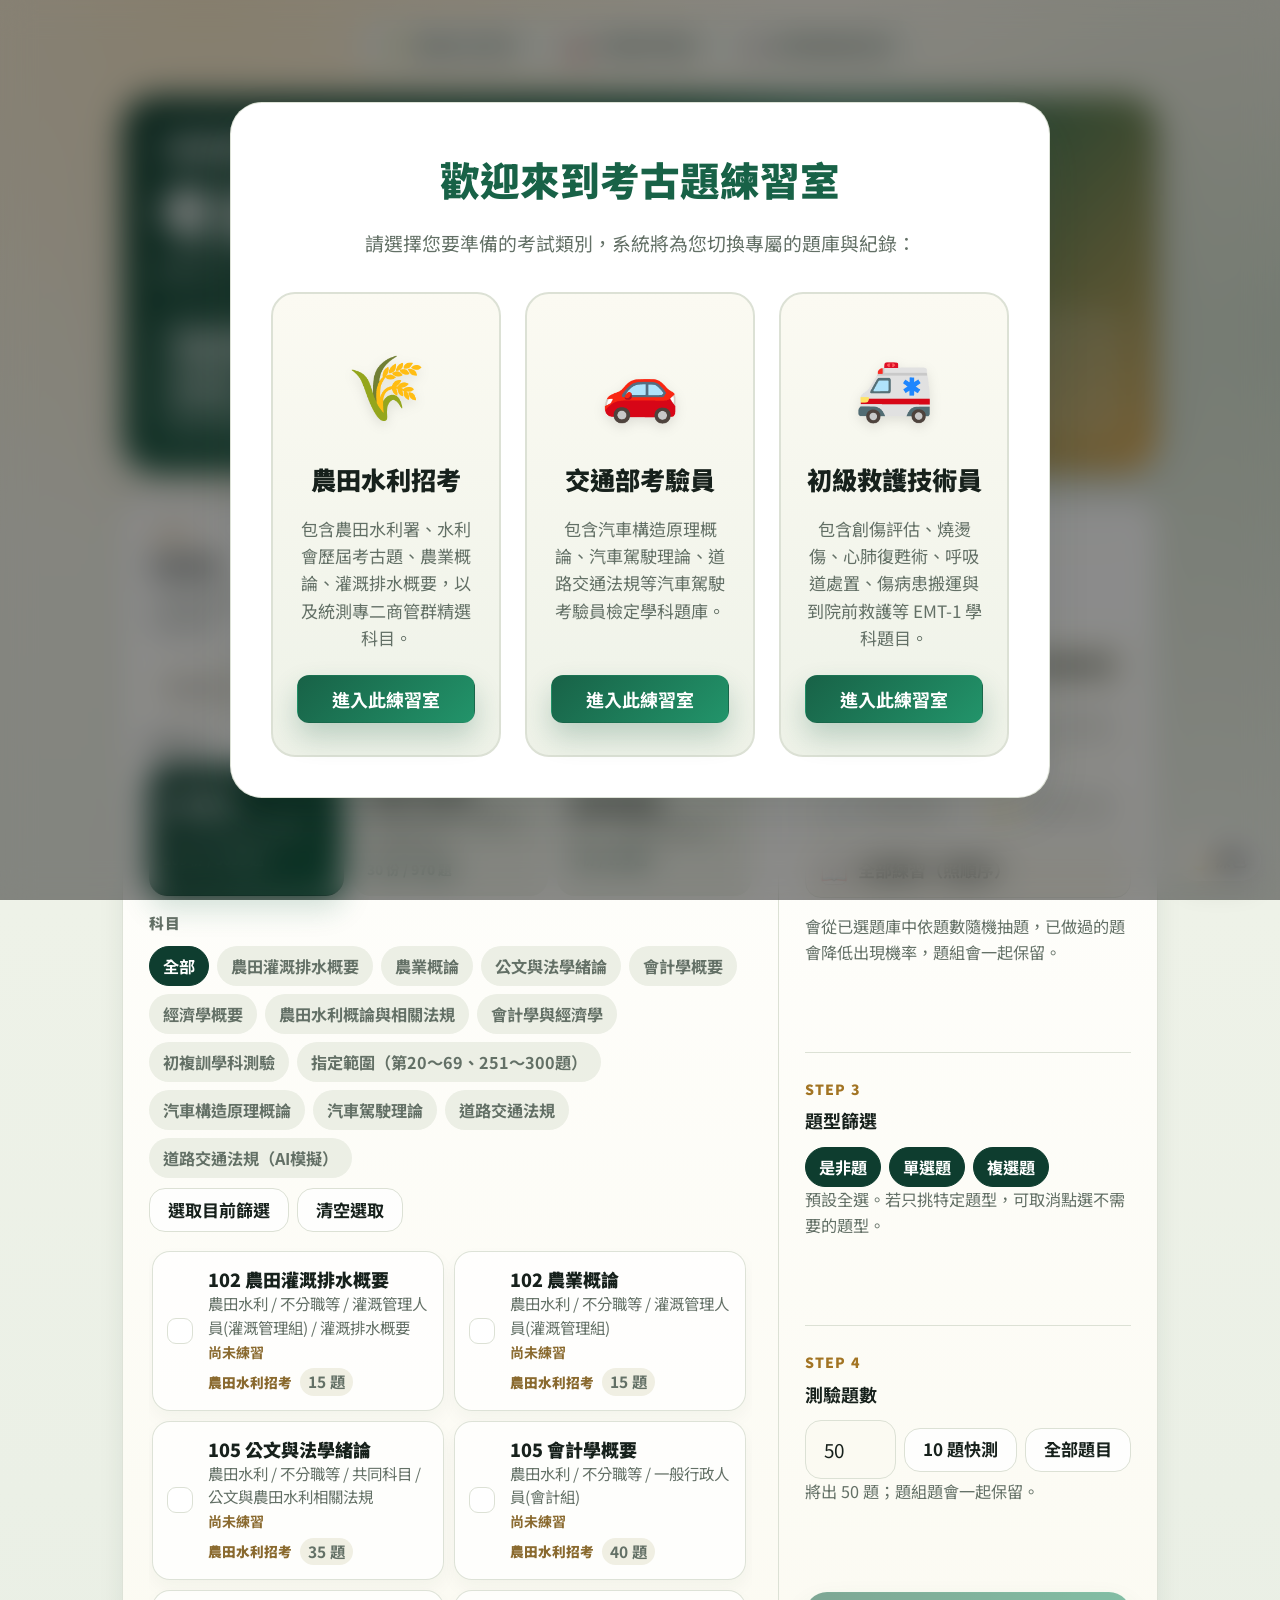
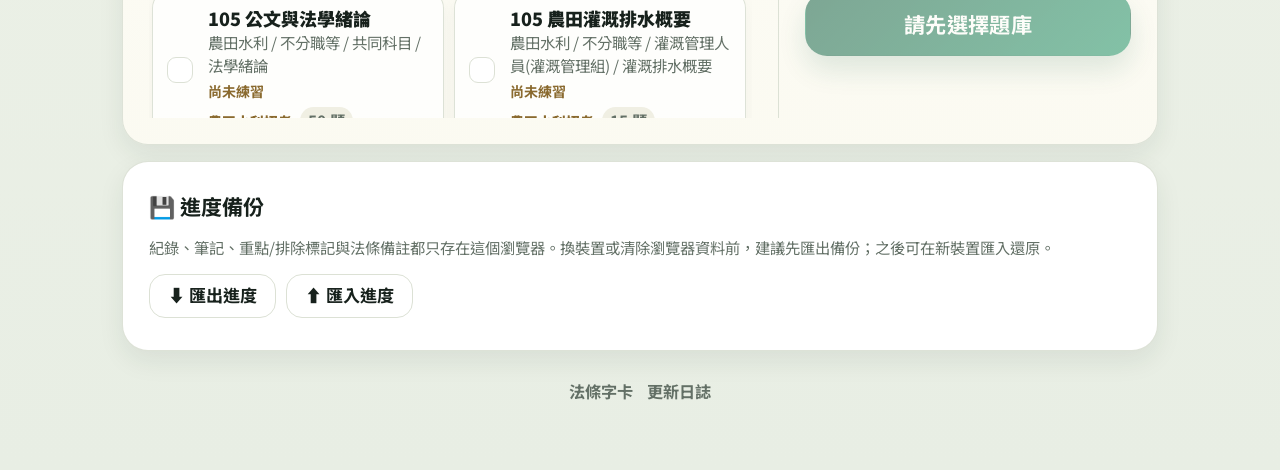
<file: index.html>
<!DOCTYPE html>
<html lang="zh-TW">

<head>
  <link rel="icon" href="assets/icons/icon-192.png">
  <link rel="manifest" href="manifest.json">
  <link rel="apple-touch-icon" href="assets/icons/apple-touch-icon.png">
  <meta name="theme-color" content="#0e3d2f">
  <meta charset="UTF-8">
  <meta name="viewport" content="width=device-width, initial-scale=1.0">
  <title>考古題練習室 | 靜態版</title>
  <link rel="stylesheet" href="css/style.css?v=20261005f">
</head>

<body>
  <div class="container fade-in">

    <!-- 考試類別切換列（由 js/tracks.js 的 TRACKS 產生） -->
    <nav class="track-switcher-wrap" id="trackSwitcher" aria-label="考試類別"></nav>

    <section class="hero-panel">
      <div class="page-header">
        <div class="eyebrow">題庫持續更新</div>
        <h1>考古題練習室</h1>
        <p class="subtitle" id="heroSubtitle">農田水利、統測、交通部考驗員與 EMT-1 題庫，都用同一套流程練習。</p>
      </div>

      <div class="stat-row" id="statRow">
        <div class="stat-box" onclick="navigateToBrowse()">
          <div class="num" id="totalCount">...</div>
          <div class="lbl">題庫總覽</div>
          <div class="stat-note">查看全部題庫</div>
        </div>
        <div class="stat-box" onclick="navigateTo('wrong.html?scope=today')">
          <div class="num red" id="todayWrongCount">0</div>
          <div class="lbl">今日錯題</div>
          <div class="stat-note">立即複習</div>
        </div>
        <div class="stat-box" onclick="navigateTo('wrong.html?scope=past')">
          <div class="num red" id="pastWrongCount">0</div>
          <div class="lbl">往日錯題</div>
          <div class="stat-note">回頭補洞</div>
        </div>
        <div class="stat-box" onclick="navigateToBrowse()">
          <div class="num" id="practicedCount">0</div>
          <div class="lbl">已練題數</div>
          <div class="stat-note" id="practicedNote">尚未開始</div>
        </div>
      </div>
    </section>

    <!-- Settings -->
    <div class="card quiz-dashboard mb-16">
      <div class="settings-section">
        <div class="settings-head">
          <div>
            <div class="section-kicker">Step 1</div>
            <label>挑選題庫</label>
            <div class="settings-hint">先選題庫系列，再挑該系列底下的科目與年份；也可以一次勾多份混合練習。</div>
          </div>
          <div class="selected-pill" id="selectedSummary">載入中...</div>
        </div>

        <input id="bankSearch" class="bank-search" type="search" placeholder="搜尋年份、科目、來源，例如 112、會計、統測...">
        <div class="filter-label">題庫系列</div>
        <div class="collection-grid" id="sourceFilters"></div>
        <div class="filter-label">科目</div>
        <div class="filter-row" id="subjectFilters"></div>
        <div class="bank-toolbar">
          <button class="btn btn-secondary btn-sm" onclick="selectVisibleBanks()">選取目前篩選</button>
          <button class="btn btn-secondary btn-sm" onclick="clearSelectedBanks()">清空選取</button>
        </div>
        <div id="bankList" class="bank-list">
          <div class="text-dim">題庫載入中...</div>
        </div>
      </div>

      <div class="settings-section">
        <div class="section-kicker">Step 2</div>
        <label class="mb-8">測驗模式</label>
        <!-- Premium Grid Mode Select Cards -->
        <div class="mode-select-grid mb-16" id="modeSelectGrid">
          <div class="mode-card active" data-value="random" onclick="selectQuizMode('random')">
            <span class="mode-icon">🎲</span>
            <span class="mode-title">隨機抽題</span>
          </div>
          <div class="mode-card" data-value="unseen" id="modeCardUnseen" onclick="selectQuizMode('unseen')">
            <span class="mode-icon">🆕</span>
            <span class="mode-title">沒做過的題</span>
          </div>
          <div class="mode-card" data-value="wrong" id="modeCardWrong" onclick="selectQuizMode('wrong')">
            <span class="mode-icon">❌</span>
            <span class="mode-title">曾錯過的題</span>
          </div>
          <div class="mode-card" data-value="still-wrong" id="modeCardStillWrong" onclick="selectQuizMode('still-wrong')">
            <span class="mode-icon">⏳</span>
            <span class="mode-title">至今仍錯的題</span>
          </div>
          <div class="mode-card" data-value="stat" id="modeCardStat" onclick="selectQuizMode('stat')">
            <span class="mode-icon">📊</span>
            <span class="mode-title">常錯題篩選</span>
          </div>
          <div class="mode-card" data-value="key" id="modeCardKey" onclick="selectQuizMode('key')">
            <span class="mode-icon">⭐</span>
            <span class="mode-title">重點標記題</span>
          </div>
          <div class="mode-card" data-value="all" onclick="selectQuizMode('all')">
            <span class="mode-icon">📖</span>
            <span class="mode-title">全部練習（照順序）</span>
          </div>
        </div>
        <input type="hidden" id="quizMode" value="random">
        <div class="settings-hint" id="modeHelp">會從已選題庫中依題數抽題，已做過的題會降低出現機率，題組會一起保留。</div>
        <div id="statFilterPanel" class="mode-scope-panel" style="display:none">
          <div class="scope-head">
            <span class="scope-title">篩選門檻</span>
            <span class="scope-summary" id="statFilterCount"></span>
          </div>
          <div class="scope-hint">依每題歷史累計成績篩選，與題目上的「作答 N 次 · 對 X／錯 Y」同口徑（跳過不計，後來答對過仍算錯過）。</div>
          <div class="stat-filter-row">
            <span>累計答錯 ≥</span>
            <input id="statMinWrong" class="number-input stat-num-input" type="number" min="1" step="1" value="3" inputmode="numeric" oninput="onStatFilterChange()">
            <span>次，且正確率低於</span>
            <input id="statMaxAcc" class="number-input stat-num-input" type="number" min="1" max="100" step="1" placeholder="不限" inputmode="numeric" oninput="onStatFilterChange()">
            <span>%（留空＝不限）</span>
          </div>
        </div>
        <div id="modeScopePanel" class="mode-scope-panel" style="display:none"></div>
      </div>

      <div class="settings-section">
        <div class="section-kicker">Step 3</div>
        <label class="mb-8">題型篩選</label>
        <div class="filter-row" id="typeFilters">
          <button class="filter-chip active" id="typeBtnTF" onclick="toggleTypeFilter('tf')">是非題</button>
          <button class="filter-chip active" id="typeBtnSC" onclick="toggleTypeFilter('sc')">單選題</button>
          <button class="filter-chip active" id="typeBtnMC" onclick="toggleTypeFilter('mc')">複選題</button>
        </div>
        <div class="settings-hint" id="typeHelp">預設全選。若只挑特定題型，可取消點選不需要的題型。</div>
      </div>

      <div class="settings-section">
        <div class="section-kicker">Step 4</div>
        <label class="mb-8">測驗題數</label>
        <div class="quiz-count-row">
          <input id="numQuestions" class="number-input" type="number" min="1" step="1" value="50" inputmode="numeric" oninput="syncCountFromInput()">
          <button class="btn btn-secondary btn-sm" onclick="setQuestionCount(10)">10 題快測</button>
          <button class="btn btn-secondary btn-sm" onclick="setQuestionCount(0)">全部題目</button>
        </div>
        <div class="settings-hint" id="countHelp">輸入 1 以上的題數；選「全部題目」會使用目前題庫可用的全部題數。</div>
      </div>

      <button id="startBtn" class="btn btn-primary btn-block" onclick="doStart()">🚀 開始測驗練習</button>
    </div>

    <div id="resumeCard" class="card mb-16" style="display:none;border-color:var(--gold);background:var(--paper)">
      <div style="display:flex;align-items:center;justify-content:space-between;flex-wrap:wrap;gap:12px">
        <div>
          <strong style="font-size:1.1rem">👋 您有上次未完成的測驗</strong>
          <div class="text-dim" style="font-size:0.95rem" id="resumeInfo"></div>
        </div>
        <div style="display:flex;gap:10px">
          <button class="btn btn-primary btn-sm" onclick="doResume()">繼續測驗</button>
          <button class="btn btn-secondary btn-sm" onclick="discardSession()">捨棄</button>
        </div>
      </div>
    </div>

    <!-- History -->
    <div class="card" id="historyCard" style="display:none">
      <h3 class="mb-12">📊 歷程紀錄</h3>
      <div id="historyList"></div>
      <div class="mt-16 text-center">
        <button class="btn btn-danger btn-sm" onclick="clearAll()">🧹 清除所有紀錄</button>
      </div>
    </div>

    <!-- Data backup -->
    <div class="card" id="backupCard">
      <h3 class="mb-8">💾 進度備份</h3>
      <p class="text-dim" style="font-size:0.85rem;margin-bottom:12px">紀錄、筆記、重點/排除標記與法條備註都只存在這個瀏覽器。換裝置或清除瀏覽器資料前，建議先匯出備份；之後可在新裝置匯入還原。</p>
      <div style="display:flex;gap:10px;flex-wrap:wrap">
        <button class="btn btn-secondary btn-sm" onclick="doExportProgress()">⬇️ 匯出進度</button>
        <label class="btn btn-secondary btn-sm" style="cursor:pointer">⬆️ 匯入進度
          <input id="progressImport" type="file" accept="application/json" onchange="doImportProgress(event)" style="display:none">
        </label>
      </div>
    </div>

    <div class="footer-links">
      <a href="laws.html" id="lawsLink">法條字卡</a>
      <a href="changelog.html">更新日誌</a>
    </div>

  </div>

  <script src="js/core.js?v=20261005f"></script>
  <script src="js/tracks.js?v=20261005f"></script>
  <script src="js/progress.js?v=20261005f"></script>
  <script src="js/question-view.js?v=20261005f"></script>
  <script>
    let ALL_BANKS = [];
    let BANK_INFO = [];          // 目前分流的題庫
    let selectedBanks = new Set();
    let visibleBanks = [];
    let useAllQuestions = false;
    let selectedTypes = new Set(['tf', 'sc', 'mc']);

    // 需要「限定來源題庫」面板的測驗模式
    const SCOPE_MODES = ['wrong', 'still-wrong', 'key', 'stat'];

    const MODE_HELP = {
      random: '會從已選題庫中依題數隨機抽題，已做過的題會降低出現機率，題組會一起保留。',
      unseen: '只抽「從未實際作答過」的題（從已選題庫中濾掉做過的，跳過不算已做）；隨機模式則只是降低做過題的出現機率。',
      wrong: '會從曾答錯過的題目中依題數抽題；可在下方「限定來源題庫」勾選只練特定題庫的錯題。',
      'still-wrong': '會從目前仍未答對的錯題中依題數抽題；可在下方「限定來源題庫」縮小範圍。',
      stat: '會從「累計答錯次數達到門檻」的題目中依題數抽題（後來答對過也算）；可再用正確率上限與來源題庫縮小範圍。',
      key: '會從已標記為重點的題目中依題數抽題；可在下方「限定來源題庫」縮小範圍。',
      all: '會依題庫原順序練習；如果有設定題數，只取前段題目。',
    };

    const $ = id => document.getElementById(id);

    const shelf = new BankShelf({
      els: { search: $('bankSearch'), collections: $('sourceFilters'), subjects: $('subjectFilters') },
      onChange: renderBankBrowser,
      collectionStats: banks => {
        const ps = getPracticeStats();
        let practicedBanks = 0;
        let practicedQuestions = 0;
        banks.forEach(bank => {
          const pb = ps.perBank[bank.file];
          if (pb && pb.attempted.size > 0) {
            practicedBanks++;
            practicedQuestions += pb.attempted.size;
          }
        });
        return practicedQuestions > 0
          ? `<span class="collection-practiced">✅ 練過 ${practicedBanks} 份 / ${practicedQuestions} 題</span>`
          : '';
      },
    });

    const scopePicker = new BankScopePicker({
      container: $('modeScopePanel'),
      hint: '這些是你的錯題／標記題實際所在的題庫，預設全選；取消勾選可只練特定來源。',
      onChange: updateStartState,
    }).watchLayout();

    $('bankList').addEventListener('click', e => {
      const card = e.target.closest('[data-file]');
      if (card) toggleBank(card.dataset.file);
    });

    /* ===== 分流 ===== */
    function onTrackChanged() {
      $('heroSubtitle').textContent = getActiveTrack().subtitle;
      // 法條字卡目前只收錄農田水利相關法規
      $('lawsLink').hidden = getSelectedTrack() !== '' && getSelectedTrack() !== 'irrigation';
      applyTrackFilter();
    }

    function applyTrackFilter() {
      BANK_INFO = ALL_BANKS.filter(isBankInActiveTrack);
      selectedBanks = new Set();
      shelf.reset(BANK_INFO);
      scopePicker.reset();
      // 只有一份題庫的分流（例如 EMT-1）直接幫忙選好
      if (BANK_INFO.length === 1) selectedBanks.add(BANK_INFO[0].file);
      $('totalCount').textContent = sumQuestionCount(BANK_INFO);
      renderBankBrowser();
      renderResumeCard();
      renderStats();
      renderHistoryList();
    }

    // 紀錄變動後只重畫跟紀錄有關的區塊，保留使用者已選的題庫
    function refreshProgressViews() {
      renderBankBrowser();
      renderStats();
      renderHistoryList();
    }

    function renderResumeCard() {
      let show = false;
      try {
        const saved = JSON.parse(localStorage.getItem('quiz_session') || 'null');
        if (saved && saved.quizQ && saved.quizQ.length > 0) {
          const sessionBank = saved.bank || (saved.quizQ[0] && saved.quizQ[0]._bank) || '';
          if (isBankFileInActiveTrack(sessionBank)) {
            const answered = Object.values(saved.userAns || {}).filter(isAnswered).length;
            const mins = Math.floor((saved.elapsed || 0) / 60);
            $('resumeInfo').textContent = `${saved.quizQ.length} 題中已做 ${answered} 題，已用時 ${mins} 分鐘`;
            show = true;
          }
        }
      } catch { }
      $('resumeCard').style.display = show ? 'block' : 'none';
    }

    // 統計卡片與依賴紀錄的模式卡片（沒有錯題/重點題時停用）
    function renderStats() {
      const wp = getWrongPool();
      $('todayWrongCount').textContent = wp.today_wrong.length;
      $('pastWrongCount').textContent = wp.past_wrong.length;

      const ps = getPracticeStats();
      const trackTotal = sumQuestionCount(BANK_INFO);
      const pct = trackTotal ? Math.round(ps.attemptedCount / trackTotal * 100) : 0;
      $('practicedCount').textContent = ps.attemptedCount;
      $('practicedNote').textContent = ps.attemptedCount ? `共 ${trackTotal} 題 · 涵蓋 ${pct}%` : '尚未開始';

      const hasWrong = wp.ever_wrong.length > 0;
      const keyCount = getModeSourceItems('key').length;
      // 常錯題篩選與「曾錯過的題」共用同一個母集合（錯 ≥ 1 次），沒錯題時一併停用
      setModeCard('wrong', hasWrong, wp.ever_wrong.length);
      setModeCard('still-wrong', wp.still_wrong.length > 0, wp.still_wrong.length);
      setModeCard('stat', hasWrong);
      setModeCard('key', keyCount > 0, keyCount);

      // 目前模式被停用時退回隨機
      const active = document.querySelector(`.mode-card[data-value="${currentMode()}"]`);
      if (active && active.classList.contains('disabled')) selectQuizMode('random');
      else selectQuizMode(currentMode(), { keepScope: true });
    }

    // 停用沒有題目可練的模式；count 顯示成右側的數字徽章
    function setModeCard(mode, enabled, count = 0) {
      const card = document.querySelector(`.mode-card[data-value="${mode}"]`);
      if (!card) return;
      card.classList.toggle('disabled', !enabled);
      let badge = card.querySelector('.mode-count');
      if (!badge) {
        badge = document.createElement('span');
        badge.className = 'mode-count';
        card.appendChild(badge);
      }
      badge.textContent = count || '';
      badge.hidden = !count;
    }

    /* ===== 歷程紀錄 ===== */
    // 預設只顯示最近幾筆，其餘可展開／收合
    const HISTORY_COLLAPSE_THRESHOLD = 5;
    let historyExpanded = false;

    function toggleHistoryExpanded() {
      historyExpanded = !historyExpanded;
      renderHistoryList();
    }

    function findBank(file) {
      return ALL_BANKS.find(b => b.file === file);
    }

    function sessionBankSummary(h) {
      const files = [...new Set((h.answers || []).map(a => a.bank).filter(Boolean))];
      // 依 displayName（含年份+科目）分組，組內列出梯次/年度檢定，避免同名混淆
      const groups = new Map();
      files.forEach(f => {
        const b = findBank(f);
        const title = b ? bankTitle(b) : bankLabel(f);
        if (!groups.has(title)) groups.set(title, []);
        if (b && b.category) groups.get(title).push(b.category);
      });
      return [...groups.entries()]
        .map(([title, cats]) => cats.length ? `${title}（${cats.join('、')}）` : title)
        .join('、');
    }

    function renderHistoryList() {
      const ordered = loadLocalHistory()
        .map((record, index) => ({ record, index }))
        .filter(item => isSessionInActiveTrack(item.record))
        .reverse();

      const historyCard = $('historyCard');
      const list = $('historyList');
      if (!ordered.length) {
        historyCard.style.display = 'none';
        list.innerHTML = '';
        return;
      }

      historyCard.style.display = 'block';
      const collapsible = ordered.length > HISTORY_COLLAPSE_THRESHOLD;
      const shown = collapsible && !historyExpanded ? ordered.slice(0, HISTORY_COLLAPSE_THRESHOLD) : ordered;
      const rows = shown.map(({ record: h, index }) => {
        const pct = h.score || 0;
        const bankSummary = sessionBankSummary(h);
        return `<div class="history-row">
          <div>
            <div>
              <span class="text-dim history-date">${esc(h.date || '?')}</span>
              <span class="fw-900 history-score ${pct >= 70 ? 'text-green' : 'text-red'}">${pct}分 (${h.correct}/${h.total})</span>
            </div>
            ${bankSummary ? `<div class="text-dim history-banks">📄 ${esc(bankSummary)}</div>` : ''}
          </div>
          <div class="history-actions">
            <button class="btn btn-secondary btn-sm" onclick="viewHistory(${index})">查閱</button>
            <button class="btn btn-sm btn-soft-danger" onclick="deleteSingle(${index})">刪除</button>
          </div>
        </div>`;
      }).join('');
      const toggle = collapsible
        ? `<div class="text-center mt-12">
            <button class="btn btn-secondary btn-sm" onclick="toggleHistoryExpanded()">${historyExpanded ? '收合' : `展開全部 (${ordered.length})`}</button>
          </div>`
        : '';
      list.innerHTML = rows + toggle;
    }

    /* ===== 題庫選擇 ===== */
    function getSelectedBankList() {
      return BANK_INFO.filter(bank => selectedBanks.has(bank.file));
    }

    function renderBankBrowser() {
      shelf.render();
      visibleBanks = shelf.visibleBanks();
      const ps = getPracticeStats();
      $('bankList').innerHTML = visibleBanks.length
        ? visibleBanks.map(bank => bankCardHTML(bank, { selected: selectedBanks.has(bank.file), practice: ps })).join('')
        : '<div class="empty-state">找不到符合條件的題庫。</div>';
      updateSelectedSummary();
    }

    function toggleBank(file) {
      if (selectedBanks.has(file)) selectedBanks.delete(file);
      else selectedBanks.add(file);
      renderBankBrowser();
    }

    function selectVisibleBanks() {
      visibleBanks.forEach(bank => selectedBanks.add(bank.file));
      renderBankBrowser();
    }

    function clearSelectedBanks() {
      selectedBanks.clear();
      renderBankBrowser();
    }

    function updateSelectedSummary() {
      const selected = getSelectedBankList();
      $('selectedSummary').textContent = selected.length
        ? `已選 ${selected.length} 份 / ${sumQuestionCount(selected)} 題`
        : '尚未選擇題庫';
      $('selectedSummary').classList.toggle('is-empty', !selected.length);
      syncCountFromInput();
      renderTypeFilters();
      updateStartState();
    }

    /* ===== 題型 ===== */
    const TYPE_LABELS = { tf: '是非題', sc: '單選題', mc: '複選題' };

    // 目前範圍內各題型題數：一般模式看已選題庫（沒選就看整個分流），錯題/標記模式看整個分流
    function availableTypeCounts() {
      const banks = !SCOPE_MODES.includes(currentMode()) && selectedBanks.size ? getSelectedBankList() : BANK_INFO;
      const counts = { tf: 0, sc: 0, mc: 0 };
      banks.forEach(bank => {
        Object.keys(counts).forEach(type => {
          // 舊版索引沒有 types 時視為各題型都可能有
          counts[type] += bank.types ? (bank.types[type] || 0) : 1;
        });
      });
      return counts;
    }

    function renderTypeFilters() {
      const counts = availableTypeCounts();
      const available = Object.keys(counts).filter(type => counts[type] > 0);
      // 換了題庫後若勾選的題型都不存在，恢復全選，避免抽不到題
      if (available.length && !available.some(type => selectedTypes.has(type))) available.forEach(type => selectedTypes.add(type));
      Object.keys(TYPE_LABELS).forEach(type => {
        const btn = $(`typeBtn${type.toUpperCase()}`);
        const has = counts[type] > 0;
        btn.disabled = !has;
        btn.classList.toggle('active', has && selectedTypes.has(type));
        btn.title = has ? '' : '目前題庫沒有這種題型';
      });
      $('typeHelp').textContent = available.length === 1
        ? `目前題庫只有${TYPE_LABELS[available[0]]}。`
        : '預設全選。若只挑特定題型，可取消點選不需要的題型。';
    }

    /* ===== 測驗模式 ===== */
    function currentMode() {
      return $('quizMode').value || 'random';
    }

    function selectQuizMode(mode, { keepScope = false } = {}) {
      const card = document.querySelector(`.mode-card[data-value="${mode}"]`);
      if (!card || card.classList.contains('disabled')) return;
      document.querySelectorAll('.mode-card').forEach(c => c.classList.toggle('active', c === card));
      $('quizMode').value = mode;
      // 切換模式時重設「來源題庫」篩選（不同模式的錯題來源不同），預設全選
      if (!keepScope) scopePicker.reset();
      $('modeHelp').textContent = MODE_HELP[mode] || MODE_HELP.random;
      $('statFilterPanel').style.display = mode === 'stat' ? 'block' : 'none';
      renderModeScopePanel();
      renderTypeFilters();
    }

    // 「常錯題篩選」模式目前的門檻（minWrong 至少 1，避免抽到沒錯過的題）
    function getStatFilterParams() {
      const p = parseStatFilterInputs($('statMinWrong').value, $('statMaxAcc').value);
      return { minWrong: Math.max(1, p.minWrong), maxAccPct: p.maxAccPct };
    }

    function onStatFilterChange() {
      // 門檻變動等於重新定義來源集合，題庫篩選重置為全選；
      // 若沿用舊選取，被門檻暫時剔除再加回的題庫會默默維持未勾選
      scopePicker.reset();
      renderModeScopePanel();
    }

    function getModeSourceItems(mode) {
      if (mode === 'wrong' || mode === 'still-wrong') {
        const wp = getWrongPool();
        return mode === 'wrong' ? wp.ever_wrong : wp.still_wrong;
      }
      if (mode === 'stat') {
        const p = getStatFilterParams();
        return getStatFilteredItems(p.minWrong, p.maxAccPct);
      }
      if (mode === 'key') {
        return getQuestionsWithTag('key').filter(item => isBankFileInActiveTrack(item.bank));
      }
      return [];
    }

    function renderModeScopePanel() {
      const mode = currentMode();
      const panel = $('modeScopePanel');
      const banks = SCOPE_MODES.includes(mode) ? summarizeItemsByBank(getModeSourceItems(mode), ALL_BANKS) : [];
      if (mode === 'stat') $('statFilterCount').textContent = `符合門檻 ${banks.reduce((s, b) => s + b.count, 0)} 題`;
      panel.style.display = banks.length ? 'block' : 'none';
      if (banks.length) scopePicker.render(banks);
      updateStartState();
    }

    function updateStartState() {
      const btn = $('startBtn');
      const mode = currentMode();
      let ready, emptyText;
      if (SCOPE_MODES.includes(mode)) {
        ready = scopePicker.selectedBanks().length > 0;
        emptyText = '請至少選擇一個來源題庫';
        if (mode === 'stat' && getModeSourceItems('stat').length === 0) {
          ready = false;
          emptyText = '沒有符合篩選門檻的題目';
        }
      } else {
        ready = selectedBanks.size > 0;
        emptyText = '請先選擇題庫';
      }
      btn.disabled = !ready;
      btn.textContent = ready ? '🚀 開始測驗練習' : emptyText;
    }

    function toggleTypeFilter(type) {
      const counts = availableTypeCounts();
      if (!counts[type]) return;
      if (selectedTypes.has(type)) {
        const activeAvailable = [...selectedTypes].filter(t => counts[t] > 0);
        if (activeAvailable.length === 1) {
          showToast('請至少選擇一種題型！');
          return;
        }
        selectedTypes.delete(type);
      } else {
        selectedTypes.add(type);
      }
      renderTypeFilters();
    }

    /* ===== 題數 ===== */
    function getQuestionCount() {
      if (useAllQuestions) return '0';
      const raw = parseInt($('numQuestions').value, 10);
      return String(Number.isFinite(raw) && raw > 0 ? raw : 10);
    }

    function setQuestionCount(num) {
      useAllQuestions = num === 0;
      const input = $('numQuestions');
      input.value = useAllQuestions ? '' : num;
      input.placeholder = useAllQuestions ? '全部' : '';
      syncCountFromInput();
    }

    function syncCountFromInput() {
      if ($('numQuestions').value) useAllQuestions = false;
      const total = sumQuestionCount(getSelectedBankList());
      const requested = getQuestionCount();
      let text;
      if (requested === '0') {
        text = total ? `將使用目前選取題庫的全部 ${total} 題。` : '請先選擇題庫。';
      } else if (total && Number(requested) > total) {
        text = `目前選取題庫共有 ${total} 題，實際會以可用題數為上限。`;
      } else {
        text = `將出 ${requested} 題；題組題會一起保留。`;
      }
      $('countHelp').textContent = text;
    }

    /* ===== 開始 / 續作 ===== */
    function doStart() {
      try { localStorage.removeItem('quiz_session'); } catch { }
      const mode = currentMode();
      const query = new URLSearchParams({ mode, num: getQuestionCount(), types: [...selectedTypes].join(',') });

      if (mode === 'stat') {
        const p = getStatFilterParams();
        query.set('minWrong', p.minWrong);
        if (p.maxAccPct !== null) query.set('maxAcc', p.maxAccPct);
      }

      if (SCOPE_MODES.includes(mode)) {
        const chosen = scopePicker.selectedBanks();
        if (!scopePicker.banks.length) { alert('目前沒有可練習的題目！'); return; }
        if (!chosen.length) { alert('請至少選擇一個來源題庫！'); return; }
        // 只在非全選時才帶 srcBanks，全選維持原本全域行為
        if (scopePicker.isNarrowed()) query.set('srcBanks', chosen.map(b => b.file).join(','));
      } else {
        const selected = getSelectedBankList().map(bank => bank.file);
        if (!selected.length) { alert('請至少選擇一個題庫！'); return; }
        query.set('banks', selected.join(','));
      }
      window.location.href = `quiz.html?${query}`;
    }

    function doResume() {
      window.location.href = 'quiz.html?resume=1';
    }

    function discardSession() {
      if (!confirm('確定要捨棄未完成的測驗進度嗎？')) return;
      try { localStorage.removeItem('quiz_session'); } catch { }
      $('resumeCard').style.display = 'none';
    }

    function navigateToBrowse() {
      navigateTo('browse.html');
    }

    function viewHistory(idx) {
      navigateTo(`review.html?historyIdx=${idx}`);
    }

    function deleteSingle(idx) {
      if (!confirm('確定要刪除這筆紀錄嗎？')) return;
      deleteLocalHistory(idx);
      refreshProgressViews();
    }

    function clearAll() {
      if (!confirm('確定要清空所有紀錄嗎？此動作無法復原！')) return;
      clearLocalHistory();
      refreshProgressViews();
    }

    /* ===== 進度備份 ===== */
    function doExportProgress() {
      try {
        exportAllProgress();
        showToast('已匯出進度備份');
      } catch (e) {
        console.error('Export failed', e);
        alert('匯出失敗，請稍後再試。');
      }
    }

    async function doImportProgress(event) {
      const file = event.target.files?.[0];
      event.target.value = '';
      if (!file) return;
      if (!confirm('匯入會以備份檔覆蓋目前的紀錄、筆記與標記，確定要還原嗎？')) return;
      try {
        const count = await importAllProgress(file);
        showToast(`已還原 ${count} 筆資料`);
        setTimeout(() => location.reload(), 600);
      } catch (e) {
        console.error('Import failed', e);
        alert('匯入失敗，請確認檔案是本站匯出的進度備份 JSON。');
      }
    }

    async function init() {
      renderTrackSwitcher($('trackSwitcher'), onTrackChanged);
      const [banks] = await Promise.all([loadBankIndex(), initOverrides()]);
      if (!banks.length) showToast('題庫索引讀取失敗，請確認 GitHub Pages 已部署完整');
      ALL_BANKS = banks;

      if (getSelectedTrack()) {
        onTrackChanged();
      } else {
        applyTrackFilter();
        showTrackPicker(() => {
          markActiveTrack($('trackSwitcher'));
          onTrackChanged();
        });
      }
    }

    init();
  </script>
</body>

</html>
</file>
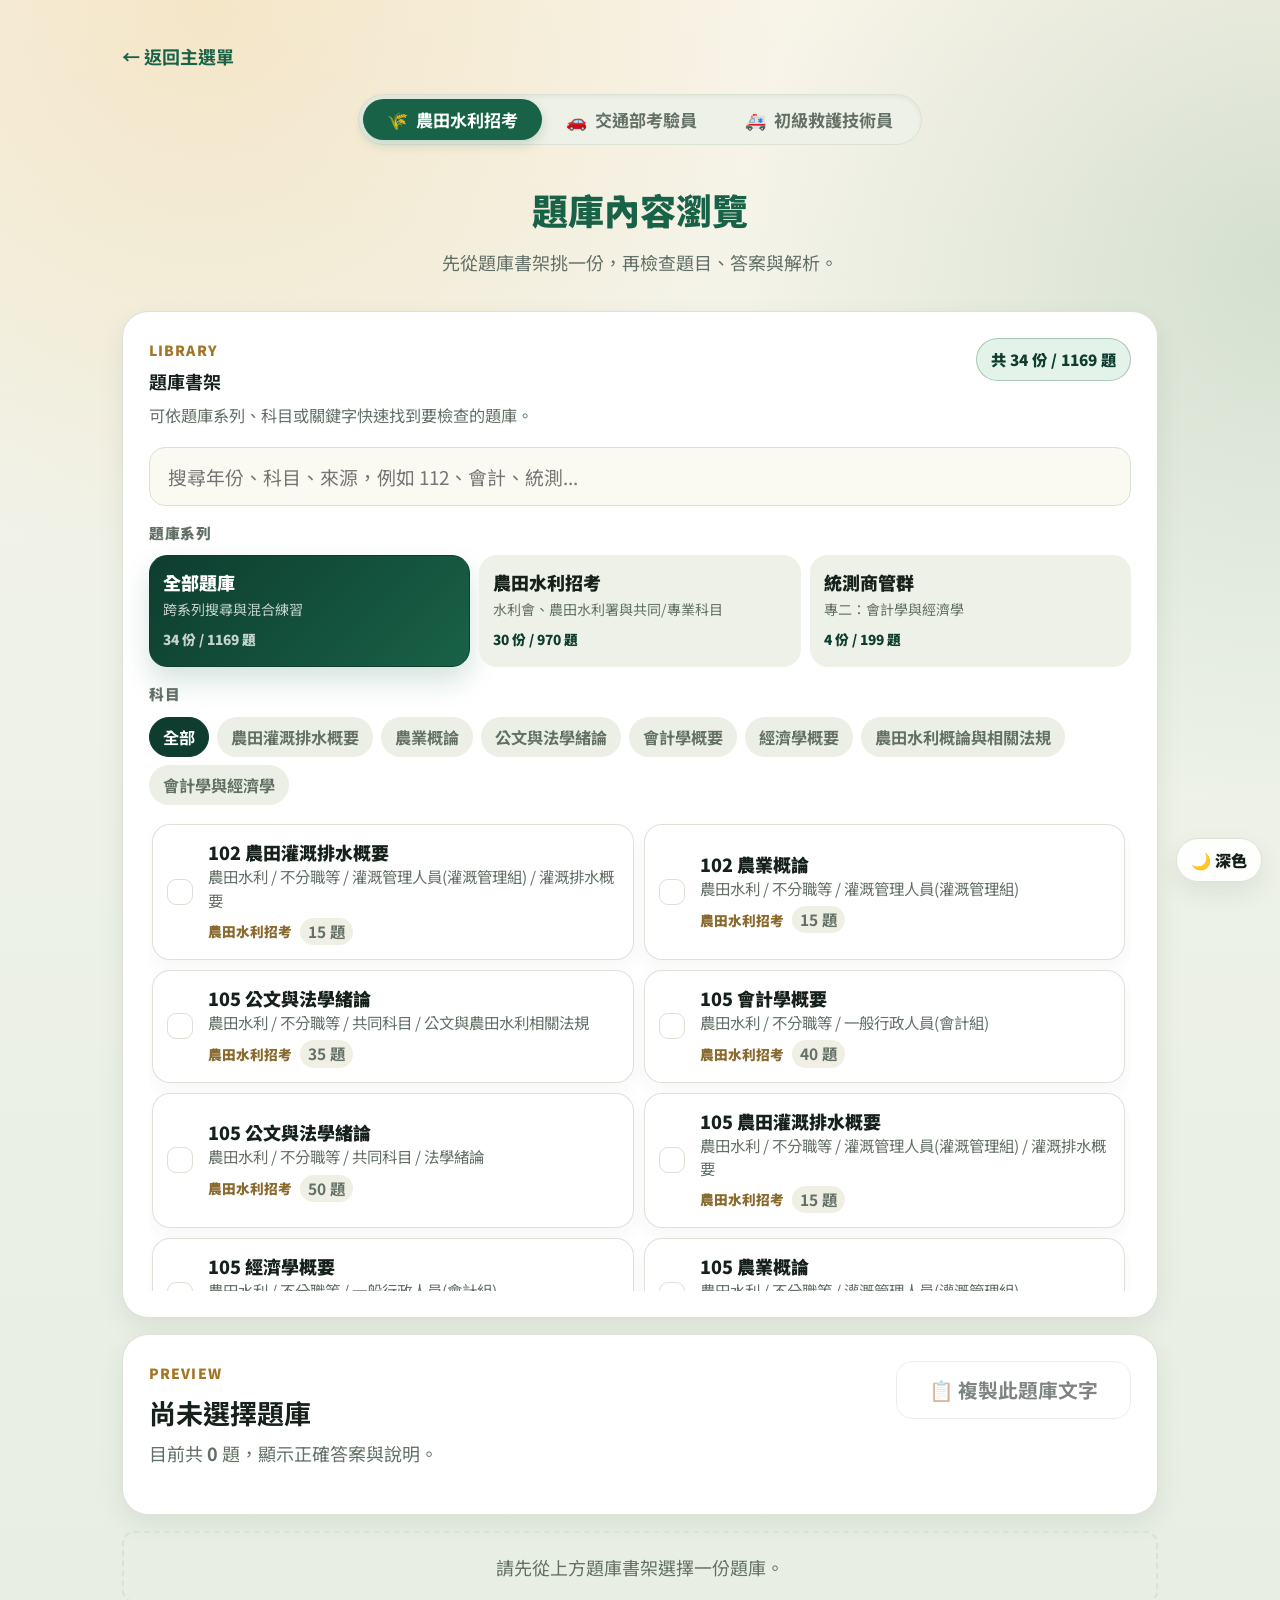
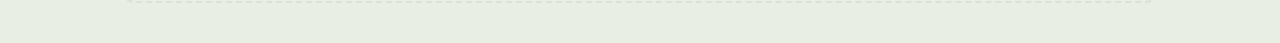
<file: browse.html>
<!DOCTYPE html>
<html lang="zh-TW">

<head>
  <link rel="icon" href="assets/icons/icon-192.png">
  <link rel="manifest" href="manifest.json">
  <link rel="apple-touch-icon" href="assets/icons/apple-touch-icon.png">
  <meta name="theme-color" content="#0e3d2f">
  <meta charset="UTF-8">
  <meta name="viewport" content="width=device-width, initial-scale=1.0">
  <title>題庫瀏覽 | 考古題練習室</title>
  <link rel="stylesheet" href="css/style.css?v=20261005f">
</head>

<body>
  <div class="container fade-in">
    <div class="back-link" onclick="location.href='index.html'">← 返回主選單</div>

    <!-- 考試類別切換列（由 js/tracks.js 的 TRACKS 產生） -->
    <nav class="track-switcher-wrap" id="trackSwitcher" aria-label="考試類別" style="margin-top: 10px;"></nav>

    <div class="page-header page-header-compact">
      <h1>題庫內容瀏覽</h1>
      <p class="subtitle">先從題庫書架挑一份，再檢查題目、答案與解析。</p>
    </div>

    <div class="card browse-library mb-16">
      <div class="settings-head">
        <div>
          <div class="section-kicker">Library</div>
          <label>題庫書架</label>
          <div class="settings-hint">可依題庫系列、科目或關鍵字快速找到要檢查的題庫。</div>
        </div>
        <div class="selected-pill" id="browseSummary">載入中...</div>
      </div>

      <input id="browseSearch" class="bank-search" type="search" placeholder="搜尋年份、科目、來源，例如 112、會計、統測...">
      <div class="filter-label">題庫系列</div>
      <div class="collection-grid" id="browseSourceFilters"></div>
      <div class="filter-label">科目</div>
      <div class="filter-row" id="browseSubjectFilters"></div>
      <div id="browseBankList" class="bank-list browse-bank-list">
        <div class="text-dim">題庫載入中...</div>
      </div>
    </div>

    <div class="card browse-current mb-16" id="browseCurrent">
      <div class="settings-head">
        <div>
          <div class="section-kicker">Preview</div>
          <h2 id="currentBankTitle">尚未選擇題庫</h2>
          <p class="text-dim">目前共 <strong id="count">0</strong> 題，顯示正確答案與說明。</p>
        </div>
        <button id="copyAllBtn" class="btn btn-secondary" onclick="copyAllBrowse(this)" disabled>📋 複製此題庫文字</button>
      </div>
      <div id="browseStatFilter" style="display:none">
        <div class="stat-filter-row">
          <span>只顯示：累計答錯 ≥</span>
          <input id="bMinWrong" class="number-input stat-num-input" type="number" min="1" step="1" placeholder="不限" inputmode="numeric" oninput="renderBrowseList()">
          <span>次，且正確率低於</span>
          <input id="bMaxAcc" class="number-input stat-num-input" type="number" min="1" max="100" step="1" placeholder="不限" inputmode="numeric" oninput="renderBrowseList()">
          <span>%（留空＝不限）</span>
        </div>
        <div class="scope-hint">與題目上的「作答 N 次 · 對 X／錯 Y」同口徑（跳過不計，後來答對過仍算錯過）；設定答錯次數時會排除沒作答過的題。「複製此題庫文字」只會包含篩選後顯示的題目。</div>
      </div>
    </div>

    <div id="list">
      <div class="empty-state">請先從上方題庫書架選擇一份題庫。</div>
    </div>
  </div>

  <script src="js/core.js?v=20261005f"></script>
  <script src="js/tracks.js?v=20261005f"></script>
  <script src="js/progress.js?v=20261005f"></script>
  <script src="js/question-view.js?v=20261005f"></script>
  <script>
    let ALL_BANKS = [];
    let browseBanks = [];        // 目前分流的題庫
    let browseQ = [];            // 目前題庫的全部題目
    let browseVisibleQ = [];     // 套用統計門檻後顯示的題目
    let currentBankFile = '';

    const $ = id => document.getElementById(id);

    const shelf = new BankShelf({
      els: { search: $('browseSearch'), collections: $('browseSourceFilters'), subjects: $('browseSubjectFilters') },
      onChange: renderBrowseBankBrowser,
    });

    $('browseBankList').addEventListener('click', e => {
      const card = e.target.closest('[data-file]');
      if (card) loadBank(card.dataset.file);
    });

    function resetPreview() {
      browseQ = [];
      browseVisibleQ = [];
      currentBankFile = '';
      $('currentBankTitle').textContent = '尚未選擇題庫';
      $('count').textContent = '0';
      $('copyAllBtn').disabled = true;
      $('browseStatFilter').style.display = 'none';
      $('list').innerHTML = '<div class="empty-state">請先從上方題庫書架選擇一份題庫。</div>';
    }

    function applyTrackFilter() {
      browseBanks = ALL_BANKS.filter(isBankInActiveTrack);
      shelf.reset(browseBanks);
      renderBrowseBankBrowser();
    }

    function currentBank() {
      return browseBanks.find(bank => bank.file === currentBankFile);
    }

    function copyBrowse(idx) {
      copyText(buildBrowsePrompt(browseVisibleQ[idx]), $(`cpbtn-${idx}`));
    }

    function copyAllBrowse(btn) {
      if (!browseVisibleQ.length || !currentBankFile) {
        showToast('請先選擇一份題庫');
        return;
      }
      const bank = currentBank();
      const header = `以下為「${bank ? bankTitle(bank) : '目前題庫'}」共 ${browseVisibleQ.length} 題題目內容：\n請根據這些內容回答問題，若有正確答案與說明請依照對應格式呈現。`;
      copyText(buildBatchPrompt(header, browseVisibleQ.map(q => buildBrowsePrompt(q, { searchHint: false }))), btn);
    }

    // 依「累計答錯次數／正確率」門檻重篩目前題庫的題目清單
    function renderBrowseList() {
      const p = parseStatFilterInputs($('bMinWrong').value, $('bMaxAcc').value);
      browseVisibleQ = browseQ.filter(q => matchesStatFilter(getQuestionStats(q._bank, q.id), p.minWrong, p.maxAccPct));

      const isFiltered = p.minWrong > 0 || p.maxAccPct !== null;
      $('count').textContent = isFiltered ? `${browseVisibleQ.length} / ${browseQ.length}` : browseQ.length;
      $('copyAllBtn').disabled = !browseVisibleQ.length;
      $('list').innerHTML = browseVisibleQ.length
        ? browseVisibleQ.map((q, i) => buildReviewItemHTML(q, { idx: i, mode: 'browse' })).join('')
        : '<div class="empty-state">沒有符合篩選門檻的題目，可調低答錯次數或放寬正確率上限。</div>';
    }

    function renderBrowseBankBrowser() {
      shelf.render();
      const visible = shelf.visibleBanks();
      $('browseSummary').textContent = `共 ${visible.length} 份 / ${sumQuestionCount(visible)} 題`;
      $('browseBankList').innerHTML = visible.length
        ? visible.map(bank => bankCardHTML(bank, { selected: bank.file === currentBankFile })).join('')
        : '<div class="empty-state">找不到符合條件的題庫。</div>';
    }

    async function loadBank(file) {
      const bank = browseBanks.find(b => b.file === file);
      if (!bank) return;
      currentBankFile = file;
      renderBrowseBankBrowser();
      try {
        const questions = await fetchJson(file);
        if (currentBankFile !== file) return; // 載入途中又點了別份
        browseQ = questions.map(q => ({ ...q, _bank: file }));
        browseQ.forEach(applyQuestionOverrides);
        $('currentBankTitle').textContent = bankTitle(bank);
        $('browseStatFilter').style.display = 'block';
        renderBrowseList();
      } catch (e) {
        console.error(e);
        showToast('無法讀取題庫內容');
      }
    }

    async function init() {
      const [banks] = await Promise.all([loadBankIndex(), initOverrides()]);
      if (!banks.length) showToast('題庫索引讀取失敗');
      ALL_BANKS = banks;

      // 網址指定題庫時切到該題庫的分流；否則沿用目前分流（沒選過則用預設）
      const target = ALL_BANKS.find(bank => bank.file === new URLSearchParams(location.search).get('bank'));
      setSelectedTrack(target ? bankTrackId(target) : (getSelectedTrack() || DEFAULT_TRACK_ID));
      renderTrackSwitcher($('trackSwitcher'), () => {
        resetPreview();
        applyTrackFilter();
      });
      applyTrackFilter();

      if (target) {
        shelf.focus(target);
        await loadBank(target.file);
      }
    }

    init();
  </script>
</body>

</html>
</file>
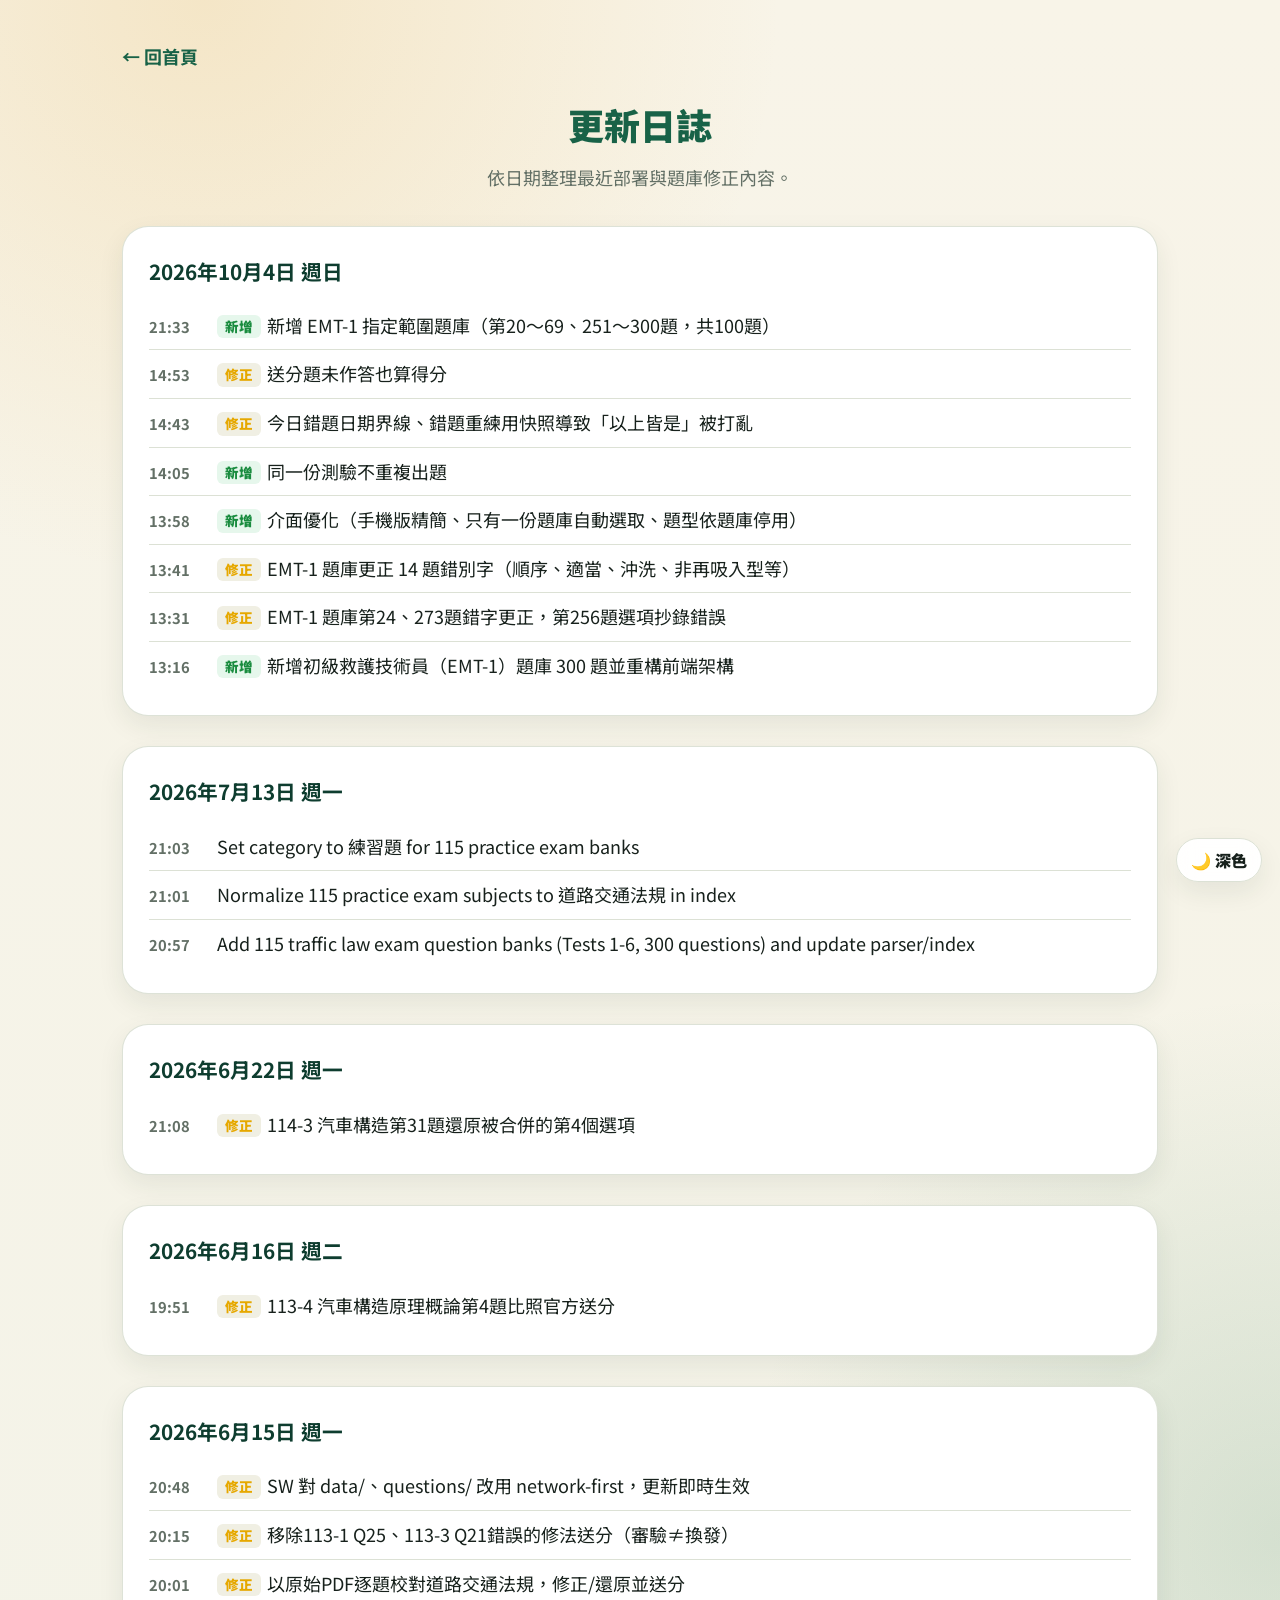
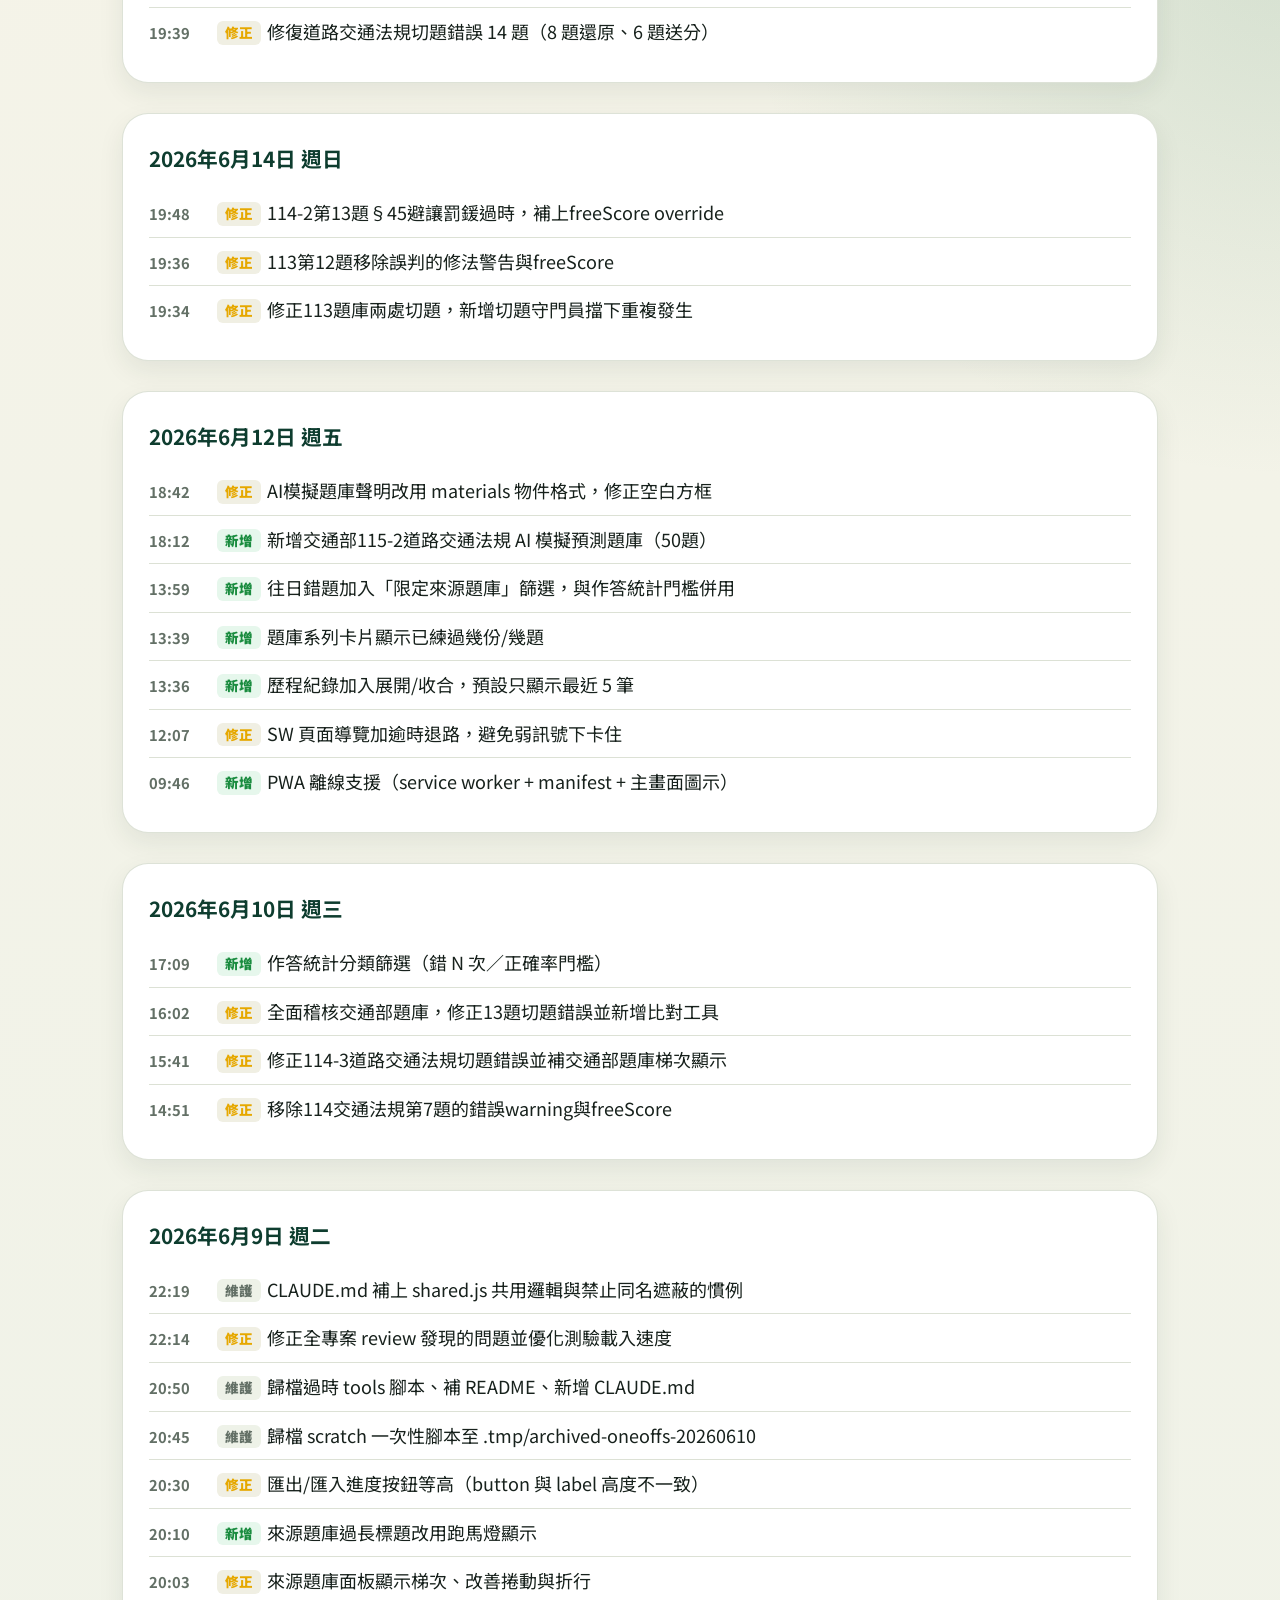
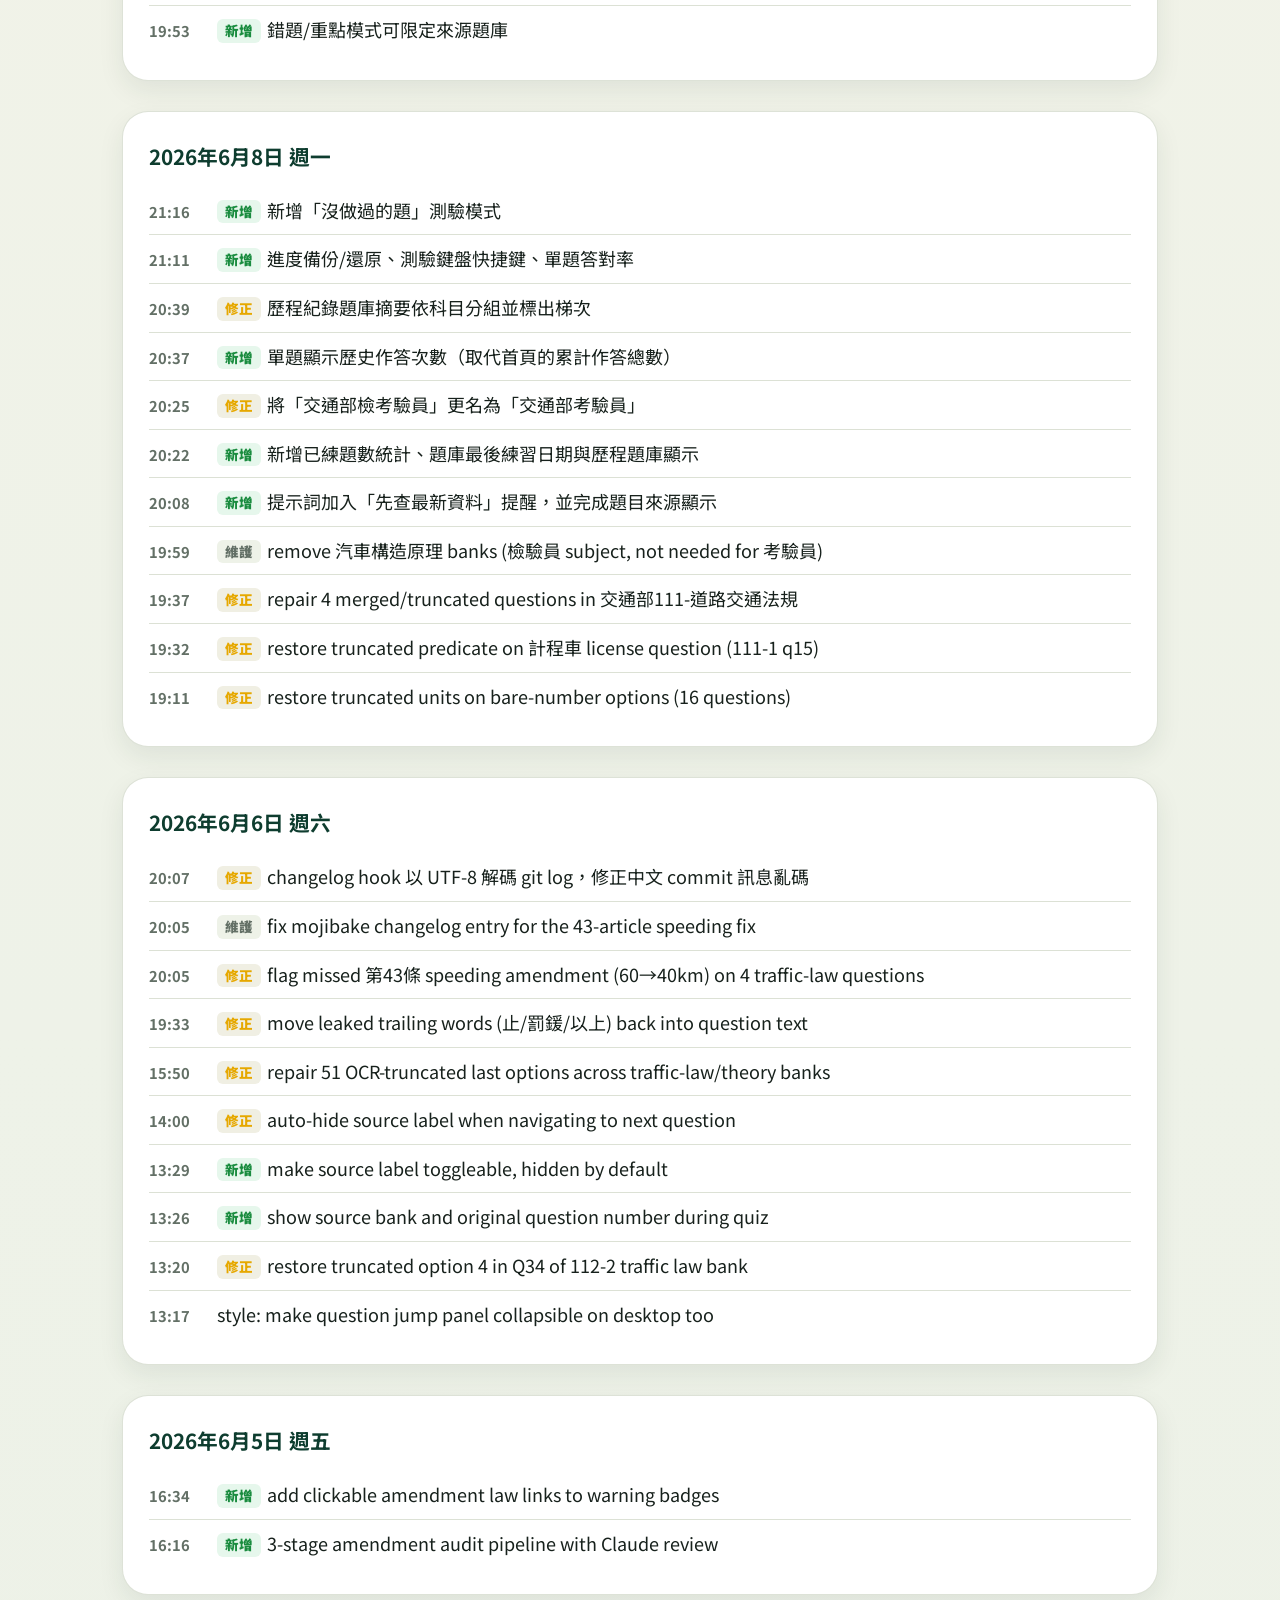
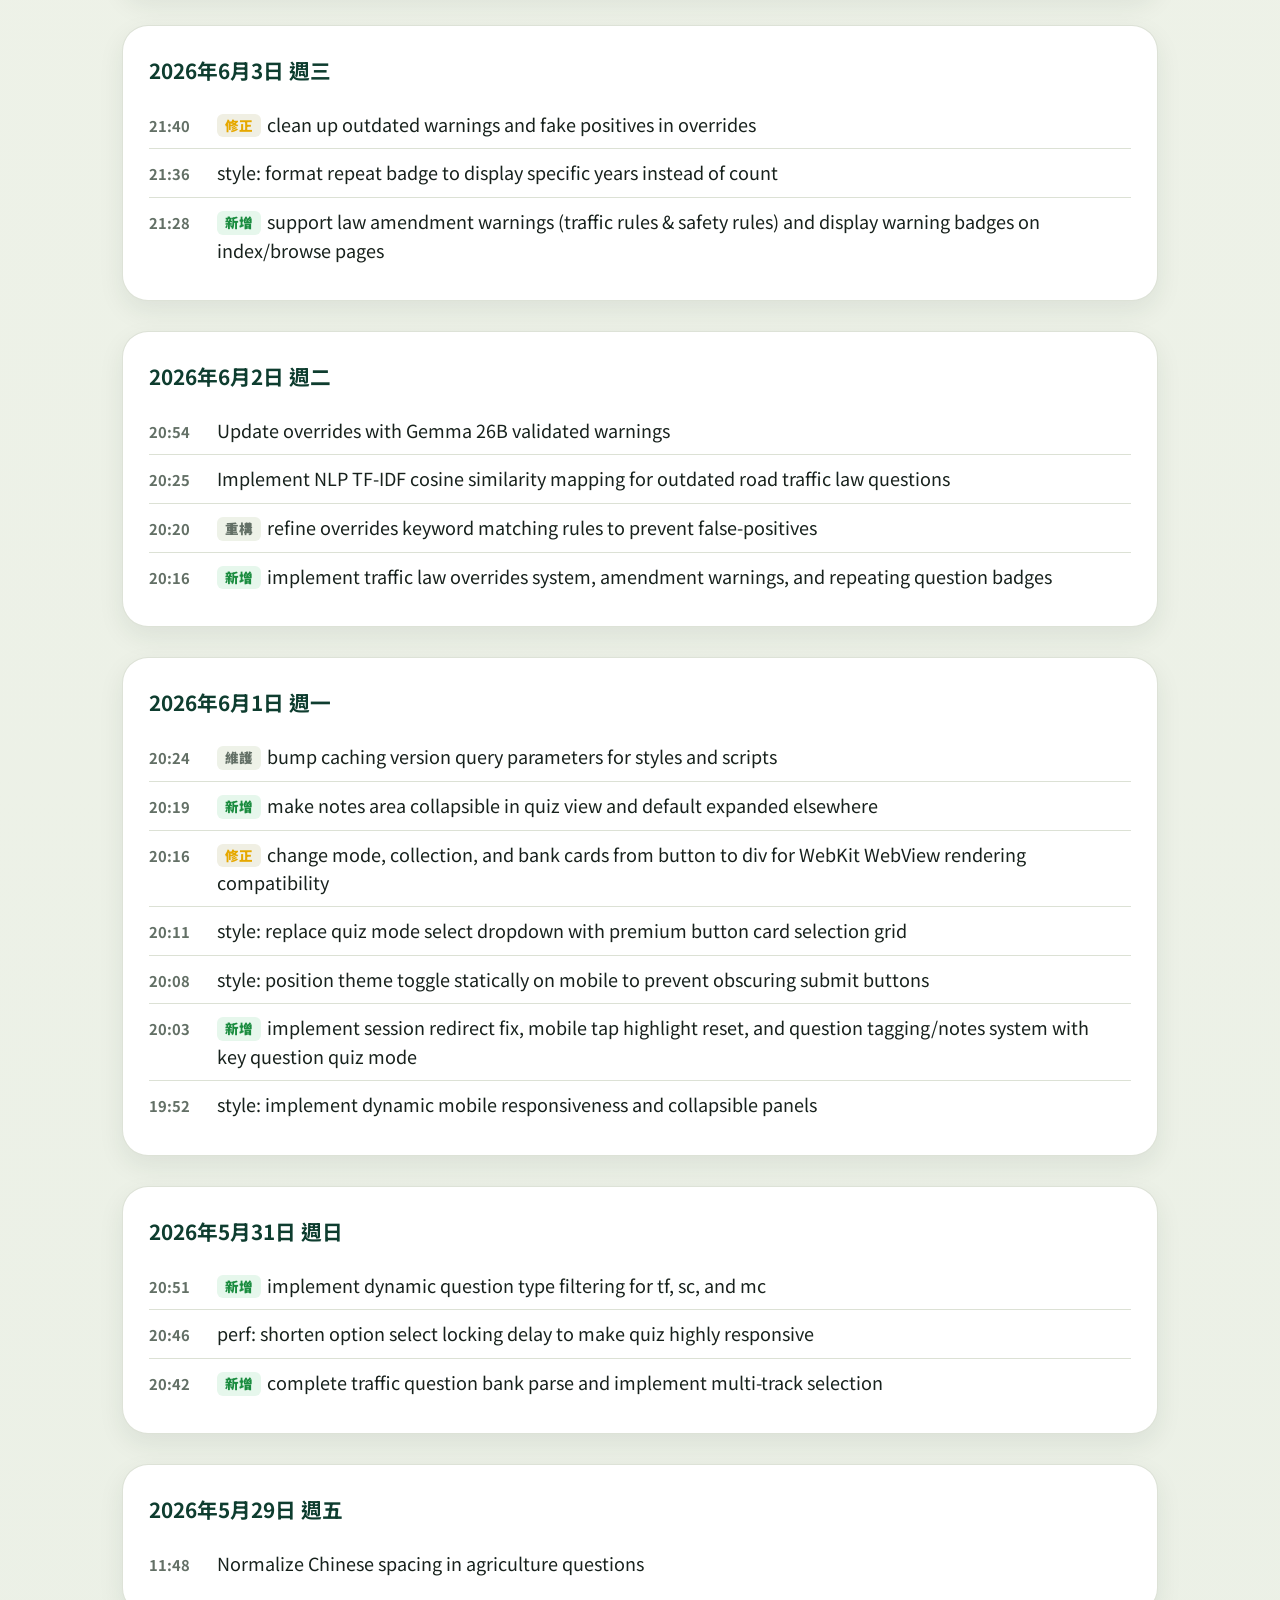
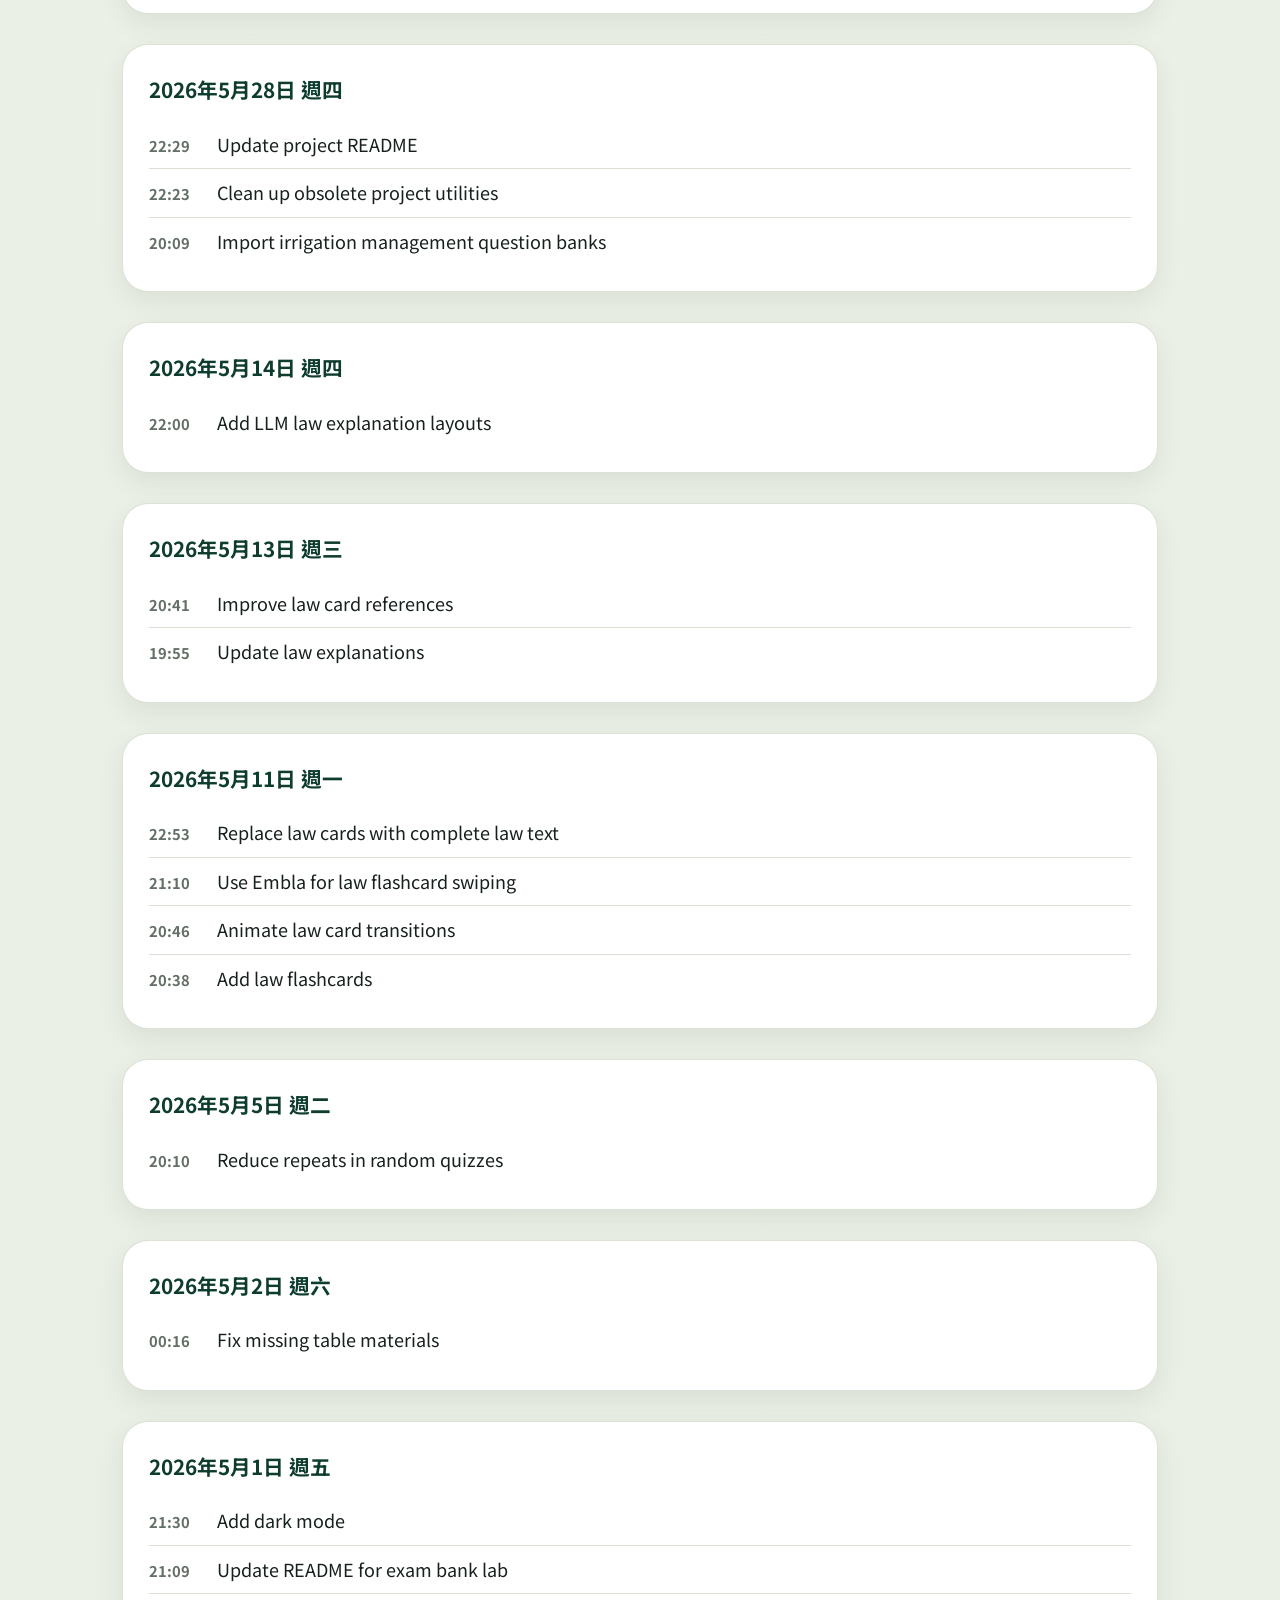
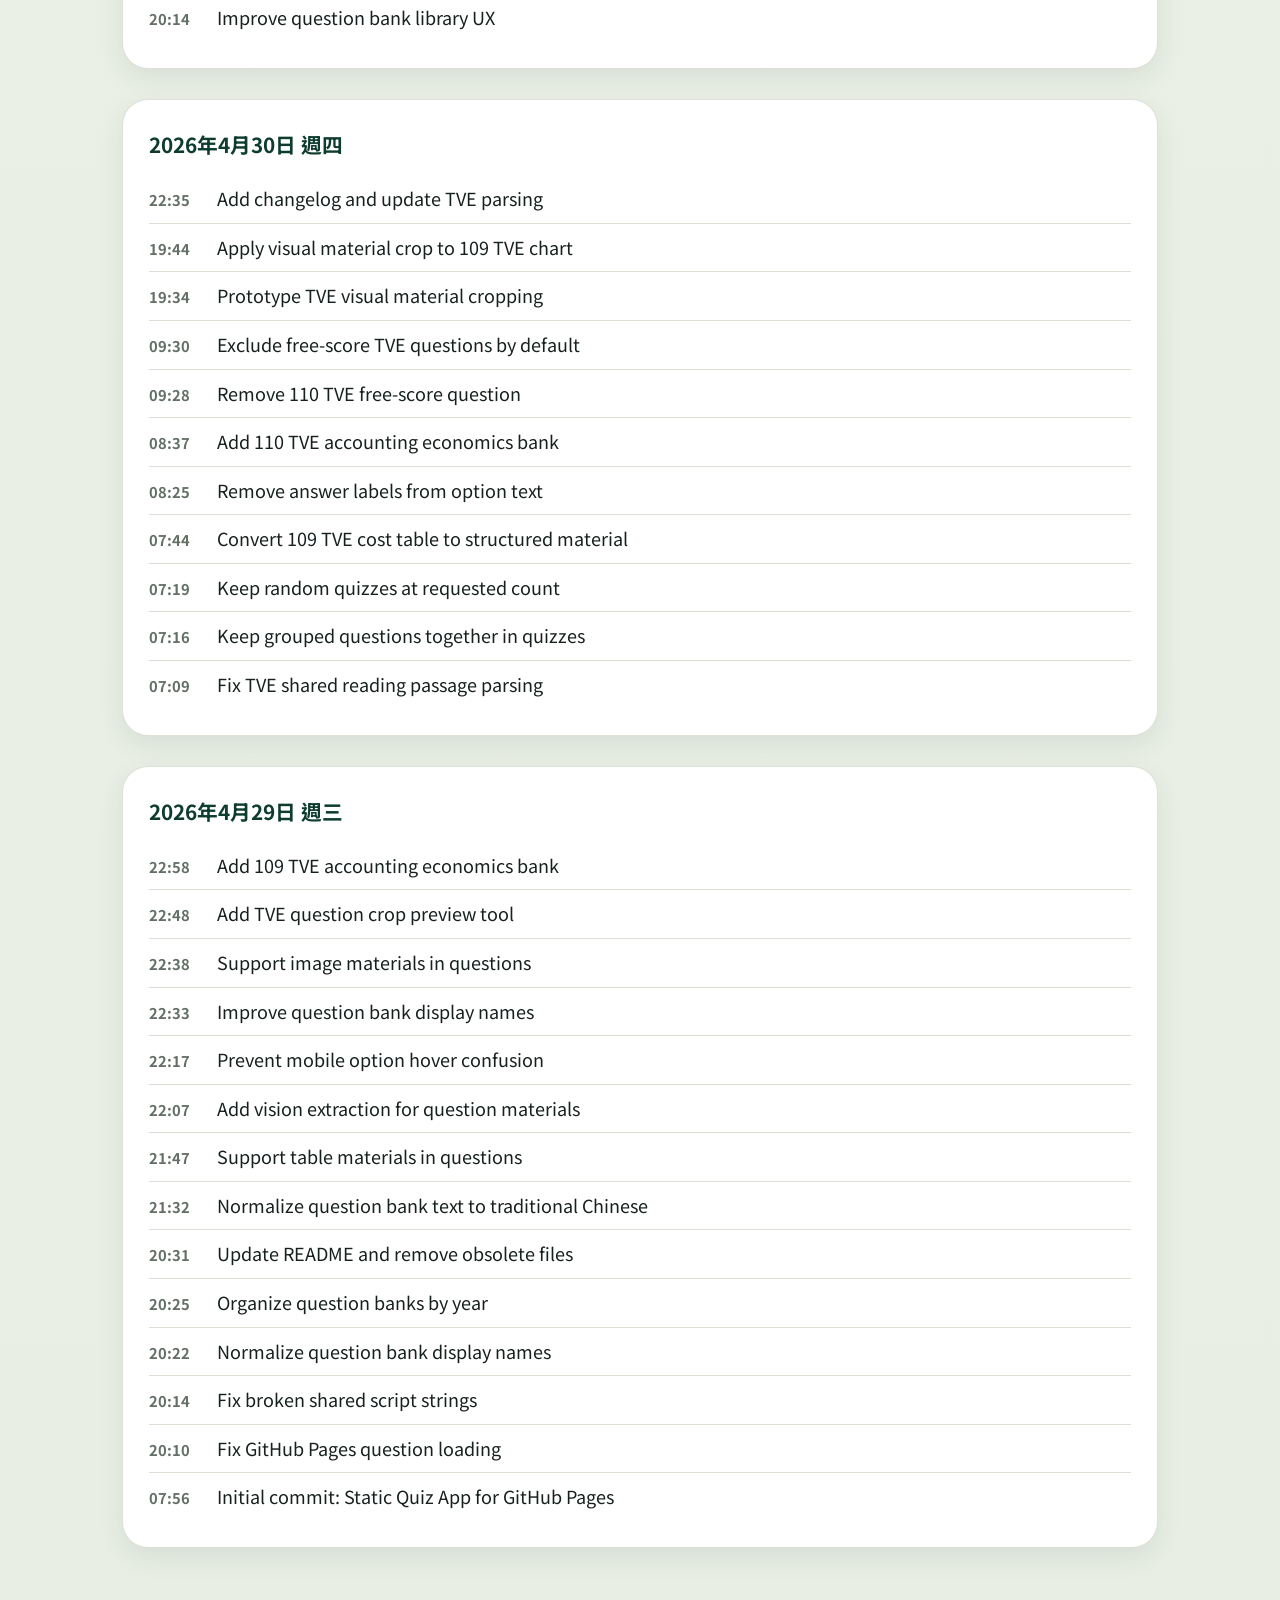
<file: changelog.html>
<!DOCTYPE html>
<html lang="zh-TW">

<head>
  <link rel="icon" href="assets/icons/icon-192.png">
  <link rel="manifest" href="manifest.json">
  <link rel="apple-touch-icon" href="assets/icons/apple-touch-icon.png">
  <meta name="theme-color" content="#0e3d2f">
  <meta charset="UTF-8">
  <meta name="viewport" content="width=device-width, initial-scale=1.0">
  <title>更新日誌 | 題庫練習</title>
  <link rel="stylesheet" href="css/style.css?v=20261005f">
</head>

<body>
  <div class="container fade-in">
    <div class="back-link" onclick="navigateTo('index.html')">← 回首頁</div>

    <div class="page-header page-header-compact">
      <h1>更新日誌</h1>
      <p class="subtitle">依日期整理最近部署與題庫修正內容。</p>
    </div>

    <div id="changelogList" class="changelog-list">
      <div class="card text-dim">更新日誌載入中...</div>
    </div>
  </div>

  <script src="js/core.js?v=20261005f"></script>
  <script>
    // commit 前綴（feat:/fix:/chore:）改成中文標籤，訊息本身不顯示英文前綴
    const CHANGE_KINDS = { feat: ['新增', 'kind-feat'], fix: ['修正', 'kind-fix'], chore: ['維護', 'kind-chore'], refactor: ['重構', 'kind-chore'] };

    function changelogMessageHTML(message) {
      const match = message.match(/^(\w+)(?:\([^)]*\))?:\s*/);
      const kind = match && CHANGE_KINDS[match[1].toLowerCase()];
      if (!kind) return esc(message);
      return `<span class="changelog-kind ${kind[1]}">${kind[0]}</span>${esc(message.slice(match[0].length))}`;
    }

    function formatDate(date) {
      try {
        return new Intl.DateTimeFormat('zh-TW', {
          year: 'numeric',
          month: 'long',
          day: 'numeric',
          weekday: 'short',
        }).format(new Date(`${date}T00:00:00+08:00`));
      } catch {
        return date;
      }
    }

    async function initChangelog() {
      const list = document.getElementById('changelogList');
      try {
        const days = await fetchJson('data/changelog.json');
        if (!Array.isArray(days) || days.length === 0) {
          list.innerHTML = '<div class="card text-dim">目前還沒有更新紀錄。</div>';
          return;
        }

        list.innerHTML = days.map((day) => {
          const items = Array.isArray(day.items) ? day.items : [];
          const rows = items.map((item) => `
            <li class="changelog-item">
              <span class="changelog-time">${esc(item.time || '')}</span>
              <span class="changelog-message">${changelogMessageHTML(item.message || '')}</span>
              ${item.hash ? `<span class="changelog-hash">${esc(item.hash)}</span>` : ''}
            </li>
          `).join('');

          return `
            <section class="card changelog-day">
              <h2>${esc(formatDate(day.date || ''))}</h2>
              <ul>${rows}</ul>
            </section>
          `;
        }).join('');
      } catch (e) {
        console.error('Failed to load changelog', e);
        list.innerHTML = '<div class="card text-red">更新日誌載入失敗，請稍後再試。</div>';
      }
    }

    initChangelog();
  </script>
</body>

</html>
</file>
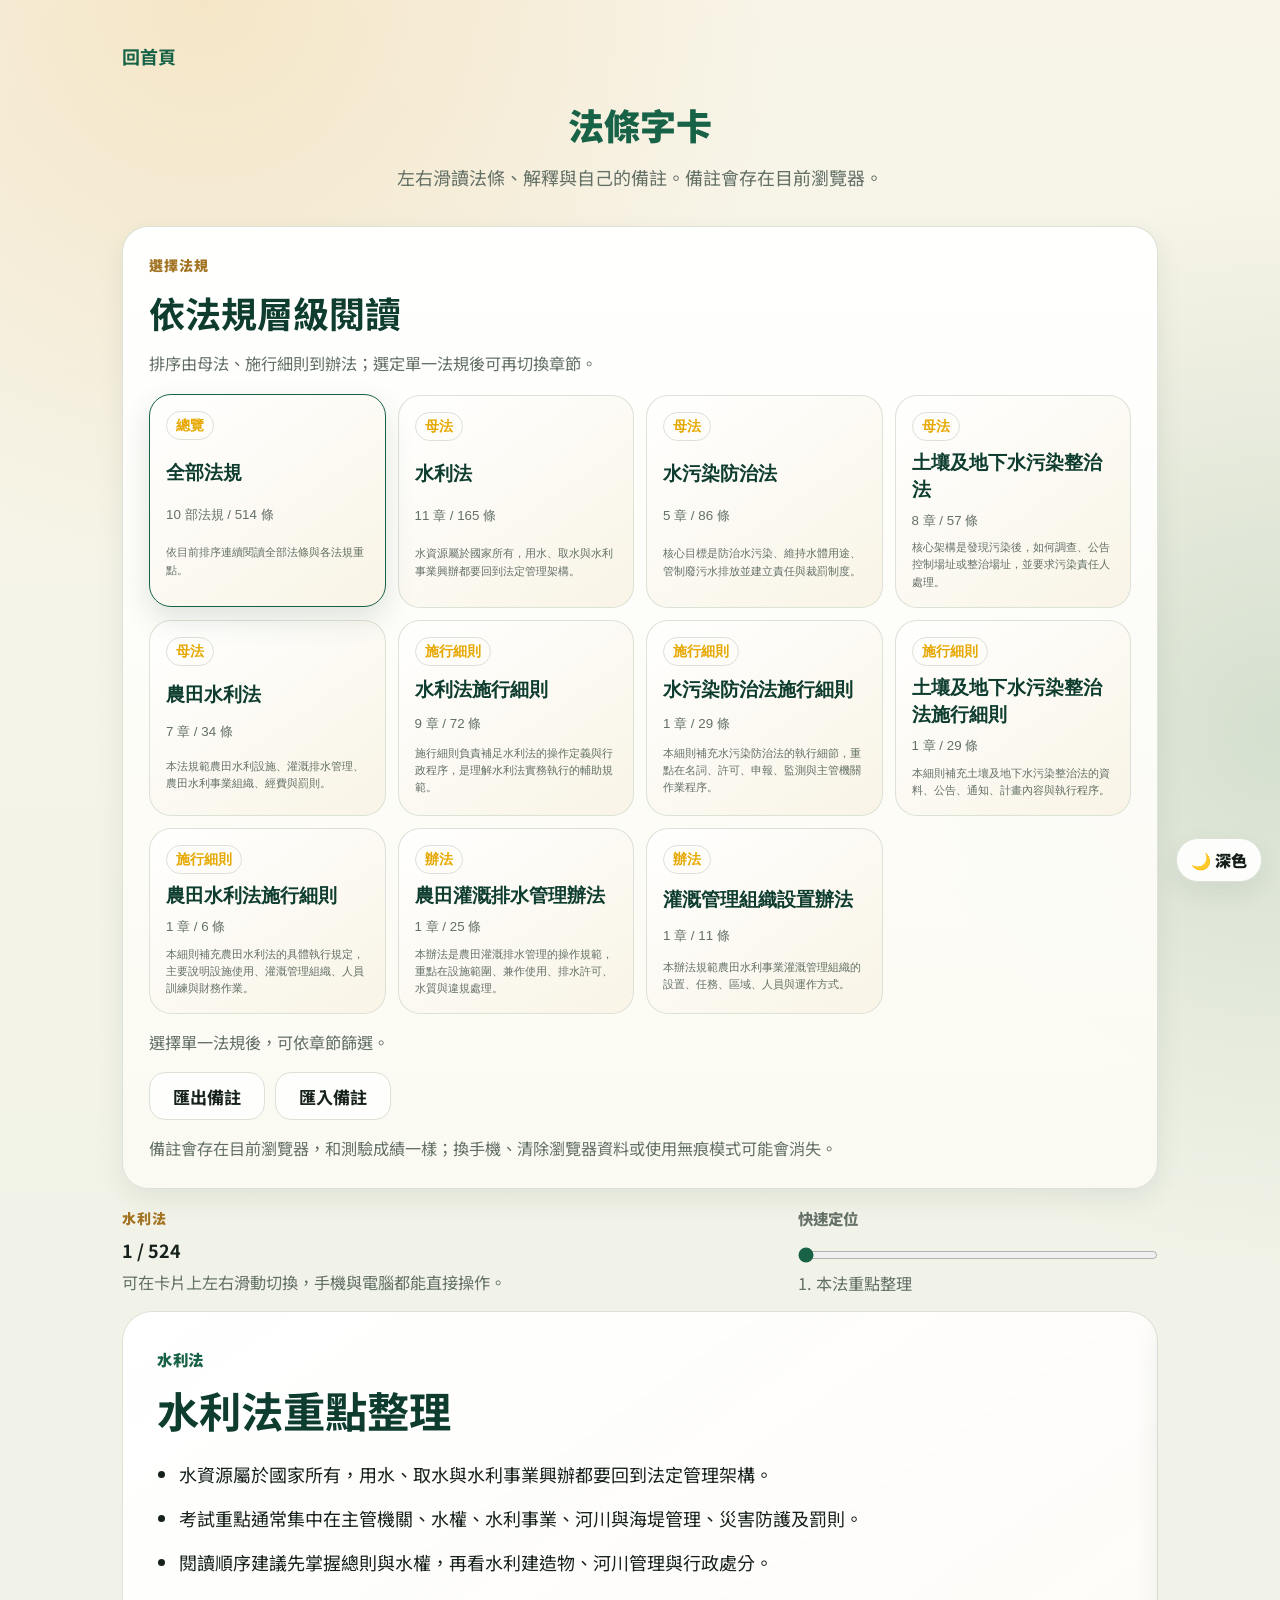
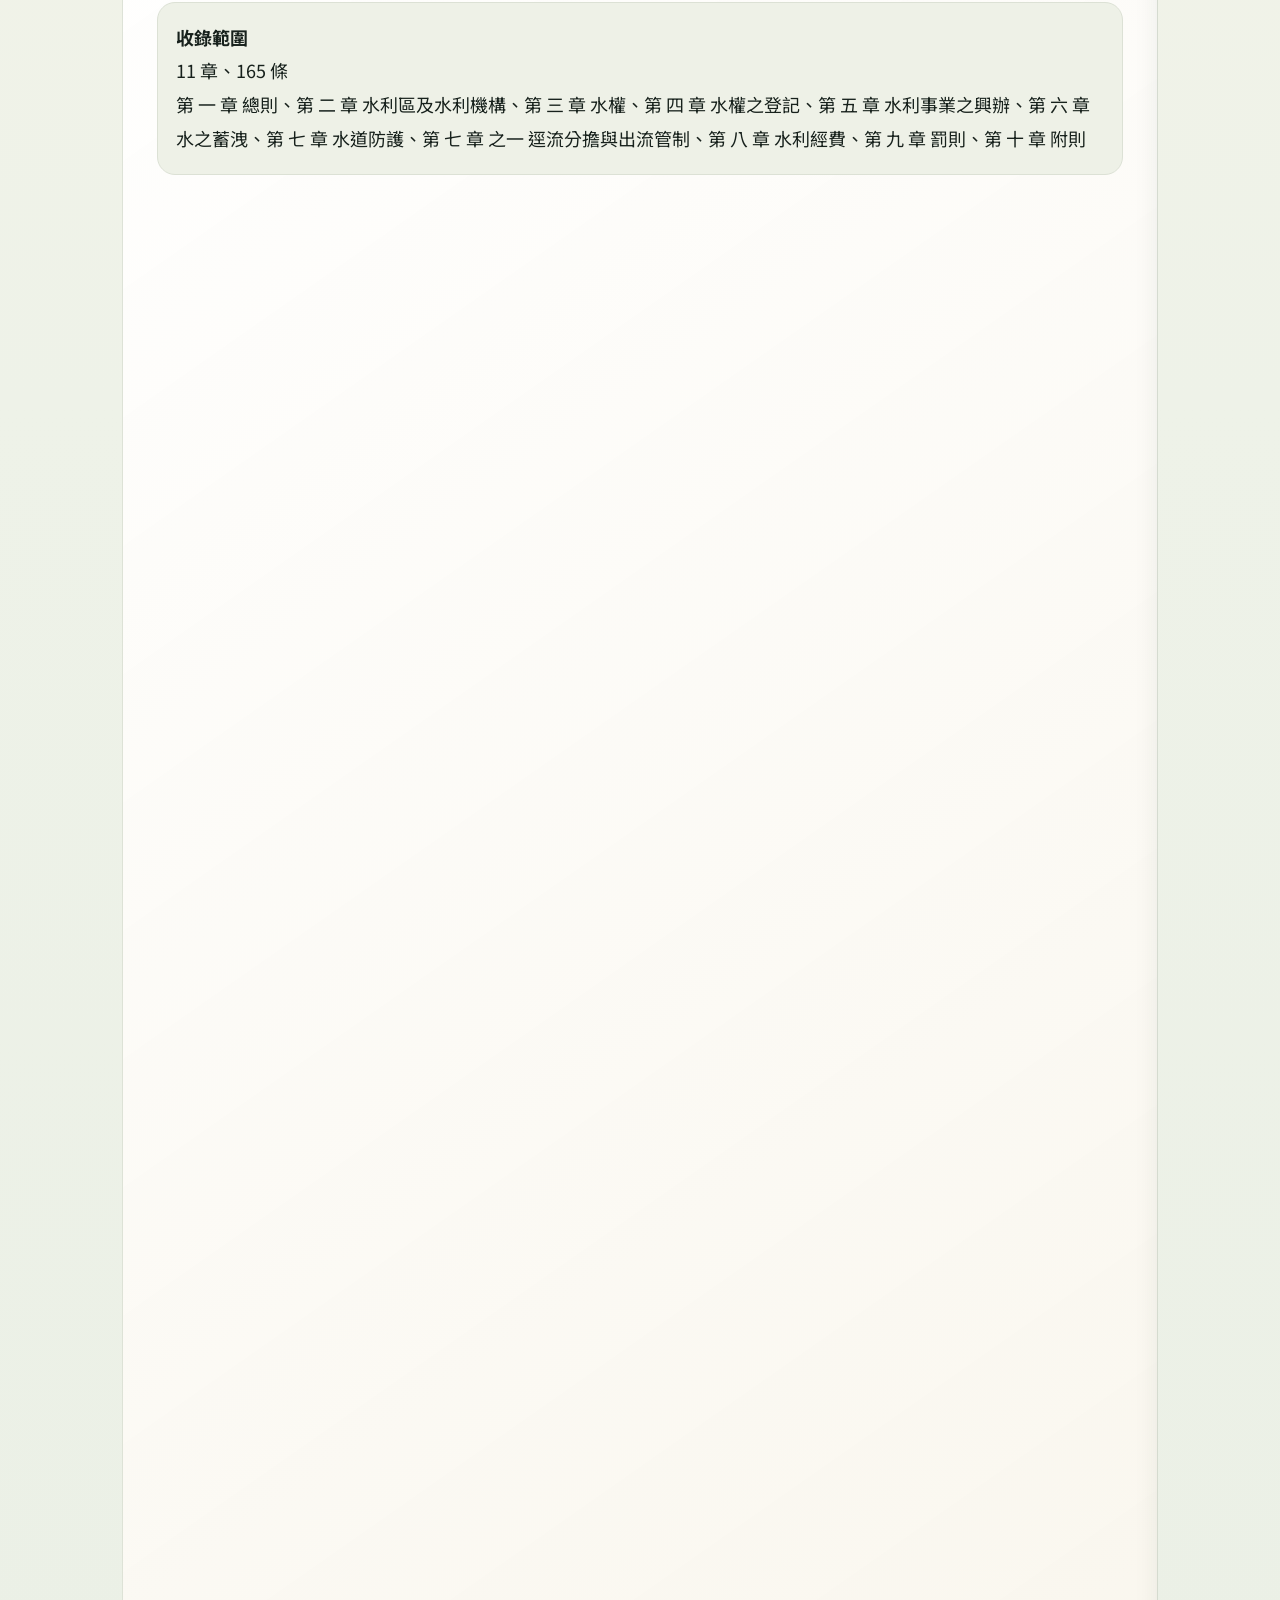
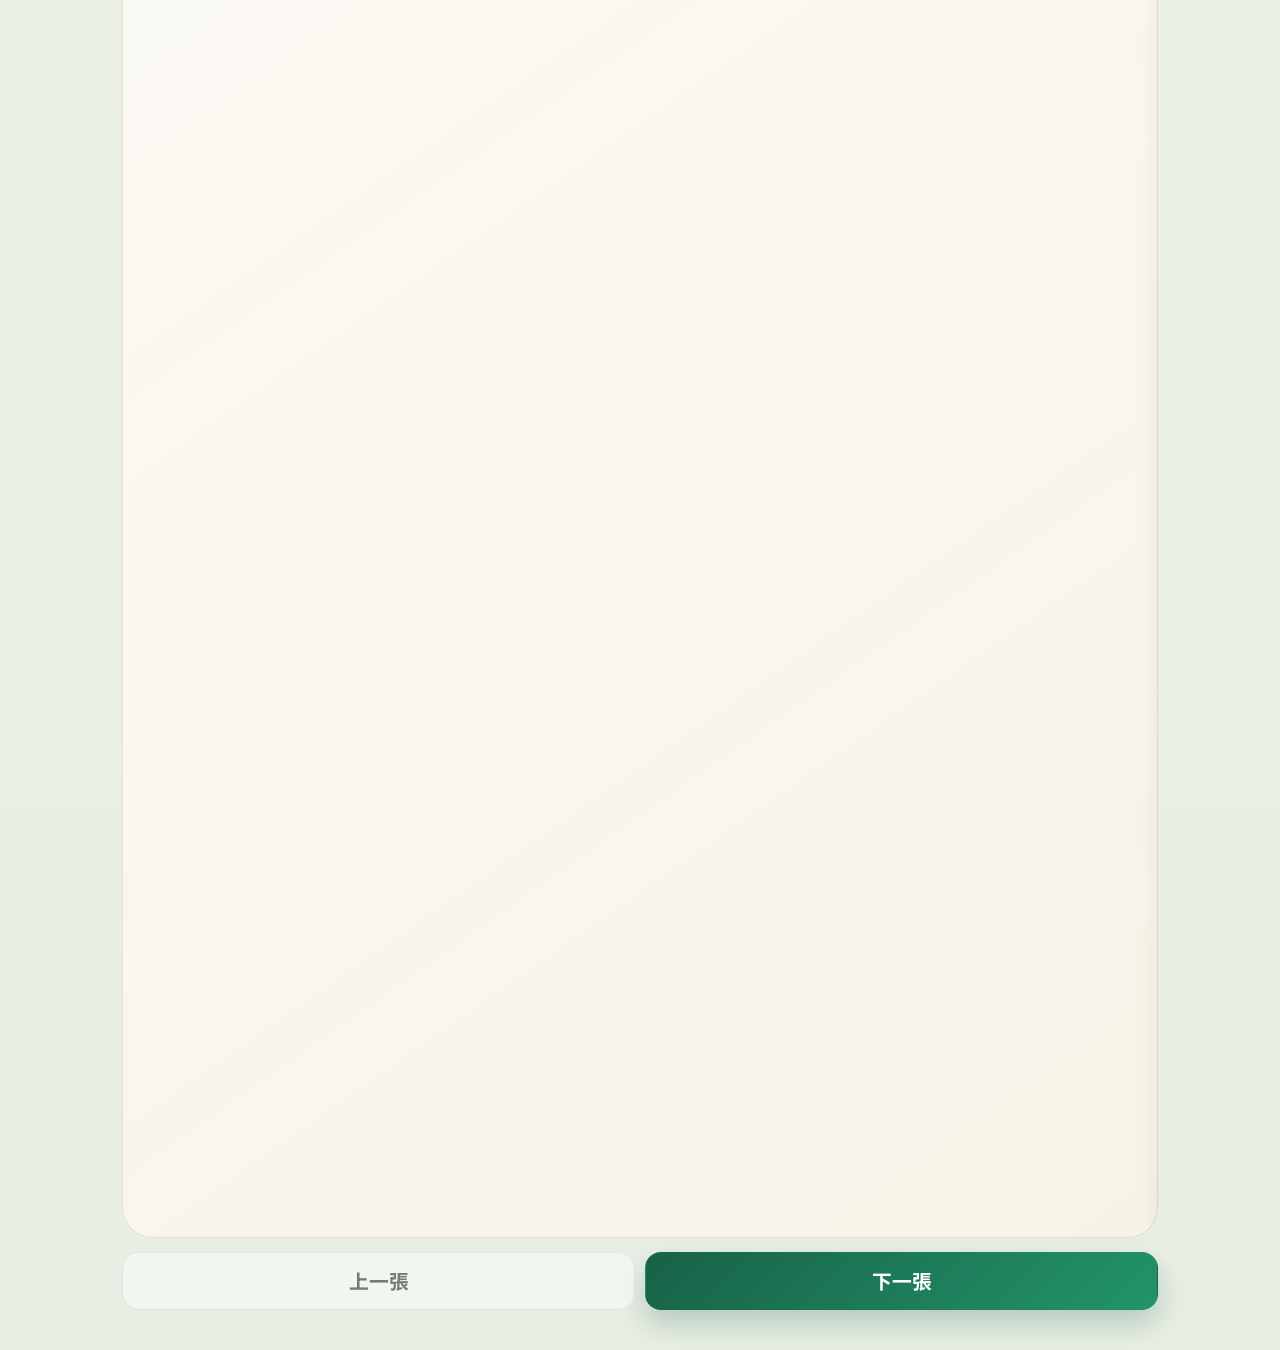
<file: laws.html>
<!DOCTYPE html>
<html lang="zh-TW">

<head>
  <link rel="icon" href="assets/icons/icon-192.png">
  <link rel="manifest" href="manifest.json">
  <link rel="apple-touch-icon" href="assets/icons/apple-touch-icon.png">
  <meta name="theme-color" content="#0e3d2f">
  <meta charset="UTF-8">
  <meta name="viewport" content="width=device-width, initial-scale=1.0">
  <title>法條字卡 | 考古題練習室</title>
  <link rel="stylesheet" href="css/style.css?v=20261005f">
</head>

<body>
  <div class="container fade-in">
    <div class="back-link" onclick="navigateTo('index.html')">回首頁</div>

    <div class="page-header page-header-compact">
      <h1>法條字卡</h1>
      <p class="subtitle">左右滑讀法條、解釋與自己的備註。備註會存在目前瀏覽器。</p>
    </div>

    <section class="card law-browser">
      <div class="law-browser-head">
        <div>
          <div class="section-kicker">選擇法規</div>
          <h2>依法規層級閱讀</h2>
          <p class="settings-hint">排序由母法、施行細則到辦法；選定單一法規後可再切換章節。</p>
        </div>
      </div>
      <div id="lawChooser" class="law-choice-grid" aria-label="選擇法規">
        <div class="text-dim">法規載入中...</div>
      </div>
      <div id="chapterFilter" class="law-chip-row" aria-label="選擇章節"></div>

      <div class="law-actions">
        <button class="btn btn-secondary btn-sm" onclick="exportLawNotes()">匯出備註</button>
        <label class="btn btn-secondary btn-sm law-import-btn">
          匯入備註
          <input id="noteImport" type="file" accept="application/json" onchange="importLawNotes(event)">
        </label>
      </div>
      <div class="settings-hint mt-16">備註會存在目前瀏覽器，和測驗成績一樣；換手機、清除瀏覽器資料或使用無痕模式可能會消失。</div>
    </section>

    <section class="law-reader">
      <div class="law-progress-row">
        <div>
          <div class="section-kicker" id="lawScope">載入中</div>
          <strong id="lawProgress">0 / 0</strong>
          <div class="settings-hint law-swipe-hint">可在卡片上左右滑動切換，手機與電腦都能直接操作。</div>
          <button class="law-back-ref" id="lawBackRef" onclick="returnFromLawRef()" hidden>返回原法條</button>
        </div>
        <div class="law-card-jump">
          <label for="cardSlider">快速定位</label>
          <input id="cardSlider" type="range" min="1" max="1" value="1" oninput="jumpToCard(Number(this.value) - 1)">
          <div id="cardJumpLabel" class="settings-hint">載入中</div>
        </div>
      </div>

      <div class="law-embla" id="lawEmbla">
        <div class="law-embla-viewport" id="lawEmblaViewport">
          <div class="law-embla-container" id="lawSlides">
            <article class="law-card law-embla-slide">
              <div class="text-dim">法條資料載入中...</div>
            </article>
          </div>
        </div>
      </div>

      <div class="law-nav">
        <button class="btn btn-secondary" id="prevLawCard" onclick="moveCard(-1)">上一張</button>
        <button class="btn btn-primary" id="nextLawCard" onclick="moveCard(1)">下一張</button>
      </div>
    </section>
  </div>

  <script src="js/core.js?v=20261005f"></script>
  <script src="assets/vendor/embla/embla-carousel.umd.js?v=8.6.0"></script>
  <script>
    const LAW_NOTE_PREFIX = 'law_notes:v1';
    let laws = [];
    let lawLinksBySource = {};
    let lawLayoutsBySource = {};
    let deck = [];
    let currentIndex = 0;
    let emblaApi = null;
    let selectedLawId = 'all';
    let selectedChapterId = 'all';
    let lawRefHistory = [];
    const LAW_LEVEL_ORDER = {
      '母法': 1,
      '施行細則': 2,
      '辦法': 3
    };

    function noteKey(card) {
      return `${LAW_NOTE_PREFIX}:${card.law.id}:${card.article.id}`;
    }

    function lawSourceKey(lawId, articleId) {
      return `${lawId}::${articleId}`;
    }

    function escAttr(value) {
      return esc(value).replace(/"/g, '&quot;').replace(/'/g, '&#39;');
    }

    function prepareLawLinks(rawLinks) {
      lawLinksBySource = {};
      (rawLinks || []).forEach((item) => {
        const grouped = {};
        (item.refs || []).forEach((ref) => {
          if (!ref.field || !ref.text || !ref.targetLawId || !ref.targetArticleId) return;
          grouped[ref.field] = grouped[ref.field] || [];
          grouped[ref.field].push(ref);
        });
        lawLinksBySource[item.source] = grouped;
      });
    }

    function prepareLawLayouts(rawLayouts) {
      lawLayoutsBySource = {};
      (rawLayouts || []).forEach((item) => {
        if (!item.source || !Array.isArray(item.blocks)) return;
        lawLayoutsBySource[item.source] = item.blocks;
      });
    }

    function loadNote(card) {
      if (card.type !== 'article') return '';
      try { return localStorage.getItem(noteKey(card)) || ''; } catch { return ''; }
    }

    function saveNoteAt(index, value) {
      const card = deck[index];
      if (!card || card.type !== 'article') return;
      try {
        if (value.trim()) localStorage.setItem(noteKey(card), value);
        else localStorage.removeItem(noteKey(card));
      } catch (e) {
        console.error('Failed to save law note', e);
      }
    }

    function saveCurrentNote(value) {
      saveNoteAt(currentIndex, value);
    }

    function currentReturnState() {
      return lawRefHistory.length ? lawRefHistory[lawRefHistory.length - 1] : null;
    }

    function returnLabel(state) {
      if (!state) return '返回原法條';
      return `返回 ${state.lawTitle} ${state.articleTitle}`;
    }

    function getSelectedLaw() {
      return selectedLawId === 'all' ? null : laws.find((law) => law.id === selectedLawId);
    }

    function lawLevel(law) {
      if (law.title.includes('施行細則')) return '施行細則';
      if (law.title.includes('辦法')) return '辦法';
      return '母法';
    }

    function orderedLaws() {
      return laws
        .map((law, index) => ({ law, index }))
        .sort((a, b) => {
          const levelDiff = LAW_LEVEL_ORDER[lawLevel(a.law)] - LAW_LEVEL_ORDER[lawLevel(b.law)];
          if (levelDiff) return levelDiff;
          return a.index - b.index;
        })
        .map((item) => item.law);
    }

    function renderLawChooser() {
      const chooser = document.getElementById('lawChooser');
      const allCount = laws.reduce((sum, law) => sum + law.articleCount, 0);
      const cards = [{
        id: 'all',
        title: '全部法規',
        level: '總覽',
        meta: `${laws.length} 部法規 / ${allCount} 條`,
        summary: '依目前排序連續閱讀全部法條與各法規重點。',
      }].concat(orderedLaws().map((law) => ({
        id: law.id,
        title: law.title,
        level: lawLevel(law),
        meta: `${law.chapterCount} 章 / ${law.articleCount} 條`,
        summary: (law.summary || [])[0] || '尚未提供重點整理。',
      })));

      chooser.innerHTML = cards.map((card) => `
        <button class="law-choice ${selectedLawId === card.id ? 'is-active' : ''}" onclick="selectLaw('${esc(card.id)}')">
          <span class="law-choice-level">${esc(card.level)}</span>
          <strong>${esc(card.title)}</strong>
          <span>${esc(card.meta)}</span>
          <small>${esc(card.summary)}</small>
        </button>
      `).join('');
    }

    function renderChapterFilter() {
      const filter = document.getElementById('chapterFilter');
      const selectedLaw = getSelectedLaw();

      if (!selectedLaw) {
        filter.innerHTML = '<span class="settings-hint">選擇單一法規後，可依章節篩選。</span>';
        return;
      }

      const chips = [{
        id: 'all',
        label: `全部章節（${selectedLaw.articleCount}）`
      }].concat(selectedLaw.chapters.map((chapter) => ({
        id: chapter.id,
        label: `${chapter.title}（${chapter.articles.length}）`
      })));

      filter.innerHTML = chips.map((chip) => `
        <button class="law-chip ${selectedChapterId === chip.id ? 'is-active' : ''}" onclick="selectChapter('${esc(chip.id)}')">
          ${esc(chip.label)}
        </button>
      `).join('');
    }

    function selectLaw(id) {
      selectedLawId = id;
      selectedChapterId = 'all';
      renderLawChooser();
      renderChapterFilter();
      rebuildDeck();
    }

    function selectChapter(id) {
      selectedChapterId = id;
      renderChapterFilter();
      rebuildDeck();
    }

    function buildCardsForLaw(law, chapterId) {
      const cards = [{
        type: 'summary',
        law,
        label: '本法重點整理',
        title: `${law.title}重點整理`,
      }];

      law.chapters
        .filter((chapter) => chapterId === 'all' || chapter.id === chapterId)
        .forEach((chapter) => {
          chapter.articles.forEach((article) => {
            cards.push({
              type: 'article',
              law,
              chapter,
              article,
              label: `${chapter.title} / ${article.title}`,
              title: article.title
            });
          });
        });

      return cards;
    }

    function rebuildDeck() {
      const selectedLaw = getSelectedLaw();
      const selectedLaws = selectedLaw ? [selectedLaw] : orderedLaws();

      deck = selectedLaws.flatMap((law) => buildCardsForLaw(law, selectedLaw ? selectedChapterId : 'all'));
      currentIndex = 0;
      renderJump();
      renderSlides();
      initOrRefreshEmbla();
    }

    function renderJump() {
      const slider = document.getElementById('cardSlider');
      const label = document.getElementById('cardJumpLabel');
      slider.min = '1';
      slider.max = String(Math.max(1, deck.length));
      slider.value = deck.length ? '1' : '1';
      slider.disabled = deck.length <= 1;
      label.textContent = deck.length ? `1. ${deck[0].label}` : '沒有資料';
    }

    function renderSummary(card) {
      const chapterNames = card.law.chapters.map((chapter) => chapter.title).join('、');
      const points = (card.law.summary || []).map((item) => `<li>${esc(item)}</li>`).join('');

      return `
        <div class="law-card-kicker">${esc(card.law.title)}</div>
        <h2>${esc(card.title)}</h2>
        <ul class="law-summary-list">${points}</ul>
        <div class="law-meta-box">
          <strong>收錄範圍</strong>
          <p>${card.law.chapterCount} 章、${card.law.articleCount} 條</p>
          <p>${esc(chapterNames)}</p>
        </div>
      `;
    }

    function linkifyLawText(card, field, value) {
      const source = lawSourceKey(card.law.id, card.article.id);
      const refs = (lawLinksBySource[source] && lawLinksBySource[source][field]) || [];
      if (!refs.length) return esc(value);

      const matches = [];
      refs
        .slice()
        .sort((a, b) => b.text.length - a.text.length)
        .forEach((ref) => {
          let start = 0;
          while (start < value.length) {
            const index = value.indexOf(ref.text, start);
            if (index === -1) break;
            matches.push({ start: index, end: index + ref.text.length, ref });
            start = index + ref.text.length;
          }
        });

      matches.sort((a, b) => a.start - b.start || b.end - a.end);
      const chunks = [];
      let cursor = 0;
      matches.forEach((match) => {
        if (match.start < cursor) return;
        if (match.start > cursor) chunks.push(esc(value.slice(cursor, match.start)));
        chunks.push(`<a class="law-ref-link" href="#" data-target-law="${escAttr(match.ref.targetLawId)}" data-target-article="${escAttr(match.ref.targetArticleId)}" title="跳到 ${escAttr(match.ref.targetLawTitle)} ${escAttr(match.ref.targetArticleTitle)}">${esc(value.slice(match.start, match.end))}</a>`);
        cursor = match.end;
      });
      if (cursor < value.length) chunks.push(esc(value.slice(cursor)));
      return chunks.join('');
    }

    function splitFallbackParagraphs(value) {
      const normalized = String(value || '').replace(/\s+/g, ' ').trim();
      if (!normalized) return [];

      const sentences = normalized.match(/[^。！？；;]+[。！？；;]?/g) || [normalized];
      const paragraphs = [];
      let buffer = '';

      sentences.forEach((sentence) => {
        const trimmed = sentence.trim();
        if (!trimmed) return;
        const next = buffer ? `${buffer}${trimmed}` : trimmed;
        if (next.length >= 95 || /[；;]/.test(trimmed)) {
          paragraphs.push(next);
          buffer = '';
        } else if (buffer) {
          paragraphs.push(next);
          buffer = '';
        } else {
          buffer = next;
        }
      });

      if (buffer) paragraphs.push(buffer);
      return paragraphs;
    }

    function renderLayoutText(card, value) {
      return linkifyLawText(card, 'explanation', String(value || '').trim());
    }

    function renderExplanationBlock(card, block) {
      if (!block || !block.type) return '';

      if (block.type === 'paragraph') {
        return `<p>${renderLayoutText(card, block.text)}</p>`;
      }

      if (block.type === 'definitionList' && Array.isArray(block.items)) {
        return `
          <dl class="law-definition-list">
            ${block.items.map((item) => `
              <div>
                <dt>${renderLayoutText(card, item.term)}</dt>
                <dd>${renderLayoutText(card, item.text)}</dd>
              </div>
            `).join('')}
          </dl>
        `;
      }

      if ((block.type === 'bulletList' || block.type === 'steps') && Array.isArray(block.items)) {
        const tag = block.type === 'steps' ? 'ol' : 'ul';
        return `
          <${tag} class="law-layout-list">
            ${block.items.map((item) => `<li>${renderLayoutText(card, item)}</li>`).join('')}
          </${tag}>
        `;
      }

      return '';
    }

    function renderReadableExplanation(card) {
      const explanation = card.article.explanation || '尚未提供解釋。';
      const source = lawSourceKey(card.law.id, card.article.id);
      const layoutBlocks = lawLayoutsBySource[source];

      if (layoutBlocks && layoutBlocks.length) {
        return `
          <div class="law-readable">
            ${layoutBlocks.map((block) => renderExplanationBlock(card, block)).join('')}
          </div>
        `;
      }

      return `
        <div class="law-readable">
          ${splitFallbackParagraphs(explanation).map((paragraph) => `<p>${linkifyLawText(card, 'explanation', paragraph)}</p>`).join('')}
        </div>
      `;
    }

    function renderArticle(card, index) {
      const note = loadNote(card);
      const returnState = currentReturnState();
      const refContext = returnState ? `
        <div class="law-ref-context">
          <span>從 ${esc(returnState.lawTitle)} ${esc(returnState.articleTitle)} 跳來</span>
          <button type="button" onclick="returnFromLawRef()">${esc(returnLabel(returnState))}</button>
        </div>
      ` : '';
      return `
        <div class="law-card-kicker">${esc(card.law.title)} / ${esc(card.chapter.title)}</div>
        ${refContext}
        <h2>${esc(card.article.title)}</h2>
        <section class="law-section">
          <h3>法條</h3>
          <p>${linkifyLawText(card, 'text', card.article.text)}</p>
        </section>
        <section class="law-section">
          <h3>解釋</h3>
          ${renderReadableExplanation(card)}
        </section>
        <section class="law-section law-note-section">
          <div class="law-note-head">
            <h3>我的備註</h3>
            <button class="btn btn-secondary btn-sm" onclick="clearCurrentNote()">清除</button>
          </div>
          <textarea class="law-note" data-note-index="${index}" placeholder="查完資料後，可以把自己的整理貼在這裡。"
            oninput="saveNoteAt(${index}, this.value); updateEmblaHeight()">${esc(note)}</textarea>
        </section>
      `;
    }

    function renderSlides() {
      const slides = document.getElementById('lawSlides');

      if (!deck.length) {
        slides.innerHTML = '<article class="law-card law-embla-slide"><div class="text-dim">沒有符合條件的法條。</div></article>';
        syncEmblaState();
        return;
      }

      slides.innerHTML = deck.map((card, index) => `
        <article class="law-card law-embla-slide" data-slide-index="${index}">
          ${card.type === 'summary' ? renderSummary(card) : renderArticle(card, index)}
        </article>
      `).join('');
    }

    function syncEmblaState() {
      if (emblaApi) currentIndex = emblaApi.selectedScrollSnap();
      const card = deck[currentIndex];

      if (!card) {
        document.getElementById('lawScope').textContent = '沒有資料';
        document.getElementById('lawProgress').textContent = '0 / 0';
        document.getElementById('prevLawCard').disabled = true;
        document.getElementById('nextLawCard').disabled = true;
        updateEmblaHeight();
        return;
      }

      document.getElementById('lawScope').textContent = card.type === 'summary' ? card.law.title : card.chapter.title;
      document.getElementById('lawProgress').textContent = `${currentIndex + 1} / ${deck.length}`;
      document.getElementById('cardSlider').value = String(currentIndex + 1);
      document.getElementById('cardJumpLabel').textContent = `${currentIndex + 1}. ${card.label}`;
      document.getElementById('prevLawCard').disabled = emblaApi ? !emblaApi.canScrollPrev() : currentIndex === 0;
      document.getElementById('nextLawCard').disabled = emblaApi ? !emblaApi.canScrollNext() : currentIndex >= deck.length - 1;
      const backButton = document.getElementById('lawBackRef');
      const returnState = currentReturnState();
      backButton.hidden = !returnState;
      backButton.textContent = returnLabel(returnState);
      updateEmblaHeight();
    }

    function updateEmblaHeight() {
      const viewport = document.getElementById('lawEmblaViewport');
      const slide = document.querySelector(`[data-slide-index="${currentIndex}"]`);
      requestAnimationFrame(() => {
        viewport.style.height = slide ? `${slide.offsetHeight}px` : '';
      });
    }

    function initOrRefreshEmbla() {
      const viewport = document.getElementById('lawEmblaViewport');
      if (!window.EmblaCarousel) {
        console.error('EmblaCarousel is not loaded');
        syncEmblaState();
        return;
      }

      if (!emblaApi) {
        emblaApi = EmblaCarousel(viewport, {
          align: 'center',
          containScroll: 'trimSnaps',
          dragFree: false,
          duration: 28,
          skipSnaps: false
        });
        emblaApi.on('select', syncEmblaState);
        emblaApi.on('reInit', syncEmblaState);
        emblaApi.on('settle', updateEmblaHeight);
      } else {
        emblaApi.reInit();
      }

      emblaApi.scrollTo(0, true);
      syncEmblaState();
    }

    function moveCard(delta) {
      if (!emblaApi) return;
      if (delta > 0) emblaApi.scrollNext();
      else emblaApi.scrollPrev();
    }

    function jumpToCard(value) {
      const next = parseInt(value, 10);
      if (Number.isNaN(next)) return;
      const boundedNext = Math.max(0, Math.min(deck.length - 1, next));
      if (emblaApi) emblaApi.scrollTo(boundedNext);
    }

    function restoreLawPosition(state) {
      selectedLawId = state.selectedLawId;
      selectedChapterId = state.selectedChapterId;
      renderLawChooser();
      renderChapterFilter();
      rebuildDeck();
      if (emblaApi) emblaApi.scrollTo(Math.max(0, Math.min(deck.length - 1, state.index)));
    }

    function returnFromLawRef() {
      const previous = lawRefHistory.pop();
      if (!previous) return;
      restoreLawPosition(previous);
    }

    function goToLawRef(lawId, articleId) {
      const targetLaw = laws.find((law) => law.id === lawId);
      if (!targetLaw) return;

      lawRefHistory.push({
        selectedLawId,
        selectedChapterId,
        index: currentIndex,
        lawTitle: deck[currentIndex]?.law?.title || '原法規',
        articleTitle: deck[currentIndex]?.article?.title || deck[currentIndex]?.title || '原位置'
      });

      selectedLawId = lawId;
      selectedChapterId = 'all';
      renderLawChooser();
      renderChapterFilter();
      rebuildDeck();

      const targetIndex = deck.findIndex((card) =>
        card.type === 'article' && card.law.id === lawId && card.article.id === articleId
      );
      if (targetIndex >= 0 && emblaApi) emblaApi.scrollTo(targetIndex);
    }

    document.addEventListener('click', (event) => {
      const link = event.target.closest('.law-ref-link');
      if (!link) return;
      event.preventDefault();
      goToLawRef(link.dataset.targetLaw, link.dataset.targetArticle);
    });

    function clearCurrentNote() {
      const note = document.querySelector(`[data-note-index="${currentIndex}"]`);
      if (!note) return;
      note.value = '';
      saveNoteAt(currentIndex, '');
      updateEmblaHeight();
    }

    function collectLawNotes() {
      const notes = {};
      for (let i = 0; i < localStorage.length; i++) {
        const key = localStorage.key(i);
        if (key && key.startsWith(`${LAW_NOTE_PREFIX}:`)) {
          notes[key] = localStorage.getItem(key);
        }
      }
      return notes;
    }

    function exportLawNotes() {
      const payload = {
        exportedAt: new Date().toISOString(),
        version: 1,
        notes: collectLawNotes()
      };
      const blob = new Blob([JSON.stringify(payload, null, 2)], { type: 'application/json' });
      const link = document.createElement('a');
      link.href = URL.createObjectURL(blob);
      link.download = 'law-notes.json';
      link.click();
      setTimeout(() => URL.revokeObjectURL(link.href), 1000);
    }

    async function importLawNotes(event) {
      const file = event.target.files?.[0];
      event.target.value = '';
      if (!file) return;

      try {
        const payload = JSON.parse(await file.text());
        const notes = payload.notes || payload;
        let count = 0;
        Object.entries(notes).forEach(([key, value]) => {
          if (!key.startsWith(`${LAW_NOTE_PREFIX}:`)) return;
          localStorage.setItem(key, String(value || ''));
          count++;
        });
        showToast(`已匯入 ${count} 則備註`);
        renderSlides();
        initOrRefreshEmbla();
      } catch (e) {
        console.error('Failed to import law notes', e);
        alert('匯入失敗，請確認檔案是備註 JSON。');
      }
    }

    async function initLaws() {
      try {
        const [lawData, linkData, layoutData] = await Promise.all([
          fetchJson('data/laws.json'),
          fetchJson('data/law-links.json').catch(() => []),
          fetchJson('data/law-explanation-layouts.json').catch(() => [])
        ]);
        laws = lawData;
        prepareLawLinks(linkData);
        prepareLawLayouts(layoutData);
        renderLawChooser();
        renderChapterFilter();
        rebuildDeck();
      } catch (e) {
        console.error('Failed to load law data', e);
        document.getElementById('lawSlides').innerHTML = '<article class="law-card law-embla-slide"><div class="text-red">法條資料載入失敗。</div></article>';
      }
    }

    initLaws();
  </script>
</body>

</html>
</file>
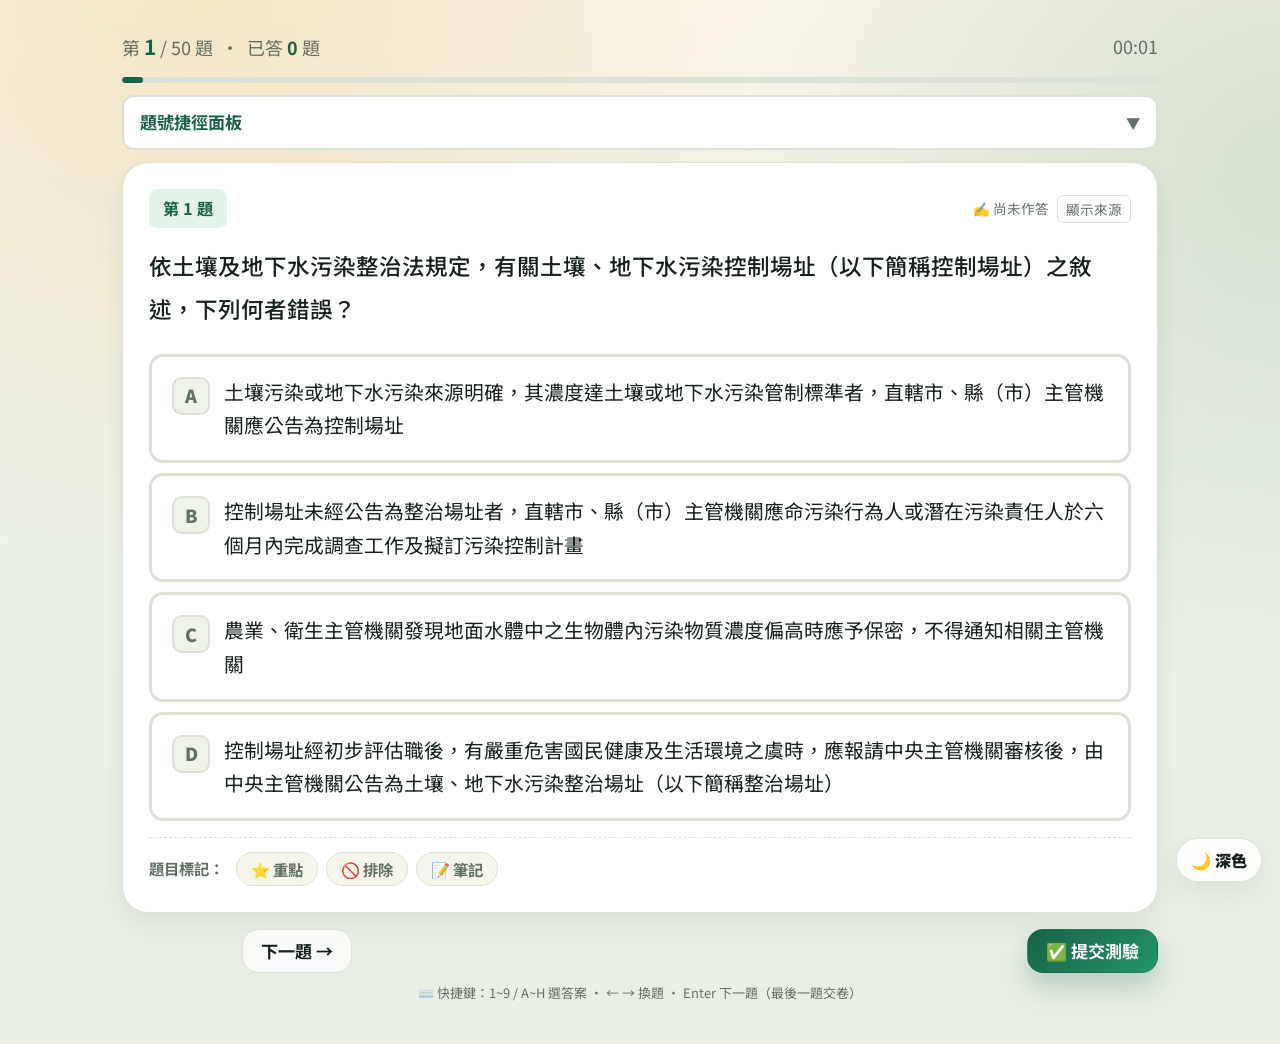
<file: quiz.html>
<!DOCTYPE html>
<html lang="zh-TW">

<head>
  <link rel="icon" href="assets/icons/icon-192.png">
  <link rel="manifest" href="manifest.json">
  <link rel="apple-touch-icon" href="assets/icons/apple-touch-icon.png">
  <meta name="theme-color" content="#0e3d2f">
  <meta charset="UTF-8">
  <meta name="viewport" content="width=device-width, initial-scale=1.0">
  <title>測驗中 | 考古題練習室</title>
  <link rel="stylesheet" href="css/style.css?v=20261005f">
  <style>
    .progress-bar { width: 100%; height: 6px; background: var(--border); border-radius: 6px; margin-bottom: 12px; overflow: hidden; }
    .progress-fill { height: 100%; background: var(--accent); border-radius: 6px; transition: width 0.3s; }
    .q-jump-bar { display: flex; flex-wrap: wrap; gap: 4px; margin-bottom: 8px; padding: 12px; background: var(--card); border: 2px solid var(--border); border-radius: 12px; }
    .q-jump-btn { width: 42px; height: 42px; border: 2px solid var(--border); border-radius: 8px; background: var(--card); font-size: 0.9rem; font-weight: 700; cursor: pointer; display: flex; align-items: center; justify-content: center; transition: all 0.15s; color: var(--text-dim); }
    .q-jump-btn:hover { border-color: var(--accent); color: var(--accent); }
    .q-jump-btn.current { background: var(--accent); color: white; border-color: var(--accent); }
    .q-jump-btn.answered { background: var(--selected-bg); border-color: var(--selected-border); color: var(--selected-border); }
    .jump-legend { display: flex; gap: 16px; font-size: 0.85rem; color: var(--text-dim); margin-bottom: 16px; flex-wrap: wrap; }
    .jump-legend span { display: flex; align-items: center; gap: 4px; }
    .ldot { width: 14px; height: 14px; border-radius: 4px; border: 2px solid var(--border); display: inline-block; }
    .ldot.l-cur { background: var(--accent); border-color: var(--accent); }
    .ldot.l-ans { background: var(--selected-bg); border-color: var(--selected-border); }
    .ldot.l-empty { background: var(--card); }
    .option-btn { display: flex; align-items: flex-start; gap: 14px; padding: 18px 20px; background: var(--card); border: 3px solid var(--border); border-radius: 14px; cursor: pointer; transition: all 0.15s; text-align: left; font-family: inherit; font-size: 1.1rem; color: var(--text); line-height: 1.7; width: 100%; }
    .option-btn { touch-action: manipulation; }
    .option-btn .opt-letter { flex-shrink: 0; width: 38px; height: 38px; border-radius: 10px; background: var(--bg); display: flex; align-items: center; justify-content: center; font-weight: 900; font-size: 1rem; color: var(--text-dim); transition: all 0.15s; margin-top: 2px; border: 2px solid var(--border); }
    .option-btn:focus { outline: none; }
    .option-btn:focus-visible { outline: 3px solid var(--gold); outline-offset: 2px; }
    @media (hover: hover) and (pointer: fine) {
      .option-btn:hover { border-color: var(--accent); background: var(--accent-light); }
      .option-btn:hover .opt-letter { background: var(--accent); color: white; border-color: var(--accent); }
    }
    .option-btn.selected { border-color: var(--selected-border); background: var(--selected-bg); }
    .option-btn.selected .opt-letter { background: var(--selected-border); color: white; border-color: var(--selected-border); }
    .q-text { font-size: 1.25rem; line-height: 1.9; font-weight: 500; margin-bottom: 24px; }
    .multi-badge { display: inline-block; font-size: 0.85rem; font-weight: 700; color: var(--gold); background: var(--count-bg); border: 2px solid var(--gold); padding: 3px 12px; border-radius: 8px; margin-bottom: 14px; }
    .warn-box { background: var(--count-bg); border: 2px solid var(--gold); border-radius: 12px; padding: 16px 20px; margin-bottom: 16px; font-size: 1rem; display: none; }
    .warn-box strong { color: var(--gold); }
    .nav-row { display: flex; justify-content: space-between; gap: 10px; flex-wrap: wrap; }
  </style>
</head>

<body>
  <div class="container fade-in">
    <div style="display:flex;justify-content:space-between;align-items:center;margin-bottom:12px;flex-wrap:wrap;gap:8px">
      <div style="font-size:1rem;color:var(--text-dim)">
        第 <strong style="color:var(--accent);font-size:1.15rem" id="curNum">1</strong> / <span id="totNum">50</span> 題
        &nbsp;‧&nbsp; 已答 <strong style="color:var(--accent)" id="ansCount">0</strong> 題
      </div>
      <div style="font-size:1rem;color:var(--text-dim);font-variant-numeric:tabular-nums" id="timer">00:00</div>
    </div>
    <div class="progress-bar"><div class="progress-fill" id="progFill"></div></div>
    <!-- Collapsible Jump Bar for Mobile -->
    <div class="jump-toggle-bar" id="jumpToggleBar" onclick="toggleJumpBar()">
      <span>題號捷徑面板</span>
      <span class="toggle-icon" id="jumpToggleIcon">▼</span>
    </div>
    <div class="jump-bar-wrapper" id="jumpBarWrapper">
      <div class="q-jump-bar" id="jumpBar"></div>
      <div class="jump-legend">
        <span><span class="ldot l-cur"></span> 目前</span>
        <span><span class="ldot l-ans"></span> 已答</span>
        <span><span class="ldot l-empty"></span> 未答</span>
      </div>
    </div>
    <div class="card" id="qCard"></div>
    <div class="warn-box" id="warnBox">
      ⚠️ 您還有 <strong id="warnNum">0</strong> 題尚未回答，確定要提交嗎？
      <div style="margin-top:10px;display:flex;gap:10px">
        <button class="btn btn-danger btn-sm" onclick="doSubmit()">確定提交</button>
        <button class="btn btn-secondary btn-sm" onclick="document.getElementById('warnBox').style.display='none'">繼續作答</button>
      </div>
    </div>
    <div class="nav-row">
      <div style="display:flex;gap:10px">
        <button class="btn btn-secondary btn-sm" id="btnPrev" onclick="go(cur-1)">← 上一題</button>
        <button class="btn btn-secondary btn-sm" id="btnNext" onclick="go(cur+1)">下一題 →</button>
      </div>
      <button class="btn btn-primary btn-sm" onclick="trySubmit()">✅ 提交測驗</button>
    </div>
    <div class="kbd-hint" style="font-size:0.72rem;color:var(--text-dim);text-align:center;margin-top:8px">⌨️ 快捷鍵：1~9 / A~H 選答案 · ← → 換題 · Enter 下一題（最後一題交卷）</div>
  </div>

  <script src="js/core.js?v=20261005f"></script>
  <script src="js/tracks.js?v=20261005f"></script>
  <script src="js/progress.js?v=20261005f"></script>
  <script src="js/question-view.js?v=20261005f"></script>
  <script>
    const params = new URLSearchParams(location.search);
    const mode = params.get('mode') || 'random';
    let numQ = parseInt(params.get('num') || '50', 10);
    const isResume = params.get('resume') === '1';
    // 題庫清單：banks=a,b（目前格式）或 bank=a（舊網址）
    const bankFiles = (params.get('banks') || params.get('bank') || LEGACY_BANK).split(',').filter(Boolean);
    const bank = bankFiles[0];
    const srcBanksParam = params.get('srcBanks');
    const srcBanks = srcBanksParam ? new Set(srcBanksParam.split(',')) : null;

    let quizQ = [];
    let cur = 0;
    let userAns = {};
    let elapsedBefore = 0;
    let sessionStart = 0;
    let timerIv = null;
    let autoSaveIv = null;
    let isSubmitting = false;
    let pendingAdvanceTimer = null;
    let optionInputLockedUntil = 0;
    let showSource = false;

    const SAVE_KEY = 'quiz_session';

    function shuffle(a) { const b = [...a]; for (let i = b.length - 1; i > 0; i--) { const j = Math.floor(Math.random() * (i + 1));[b[i], b[j]] = [b[j], b[i]]; } return b; }

    function prepareQuestion(q) {
      const forceNoShuffle = q.noShuffle || (q.options && q.options.length === 2);
      if (forceNoShuffle) return { ...q };
      const idx = q.options.map((_, i) => i);
      const sh = shuffle(idx);
      let answer;
      if (isMultiAnswer(q)) {
        answer = q.answer.map(a => sh.indexOf(a));
      } else {
        answer = Number.isInteger(q.answer) ? sh.indexOf(q.answer) : q.answer;
      }
      return { ...q, options: sh.map(i => q.options[i]), answer };
    }

    function getQuestionGroupKey(q) {
      if (q.group || q.groupId) return `${q._bank || ''}|${q.group || q.groupId}`;
      const reading = (q.materials || []).find(m =>
        m && m.type === 'text' && /^閱讀資料（第\s*\d+\s*[-－~～]\s*\d+\s*題）$/.test(m.title || '')
      );
      return reading ? `${q._bank || ''}|${reading.title}|${reading.content || ''}` : '';
    }

    // 同一份測驗不重複出題：題庫內重複的題目（或混選多年度時的同一題）只留第一個。
    // 題組題不處理，避免拆散題組。
    function dedupeQuestions(questions) {
      const seen = new Set();
      return questions.filter(q => {
        if (getQuestionGroupKey(q)) return true;
        const key = questionDedupKey(q);
        if (seen.has(key)) return false;
        seen.add(key);
        return true;
      });
    }

    function buildQuestionBlocks(questions) {
      const blocks = [];
      const grouped = new Map();

      questions.forEach(q => {
        const key = getQuestionGroupKey(q);
        if (!key) {
          blocks.push([q]);
          return;
        }
        if (!grouped.has(key)) {
          const block = [];
          grouped.set(key, block);
          blocks.push(block);
        }
        grouped.get(key).push(q);
      });

      return blocks;
    }

    function findRemovalIndexes(blocks, targetCount) {
      const sums = new Map([[0, []]]);
      for (let i = blocks.length - 1; i >= 0; i--) {
        const size = blocks[i].length;
        for (const [sum, indexes] of [...sums]) {
          const nextSum = sum + size;
          if (nextSum > targetCount || sums.has(nextSum)) continue;
          const nextIndexes = [...indexes, i];
          if (nextSum === targetCount) return nextIndexes;
          sums.set(nextSum, nextIndexes);
        }
      }
      return null;
    }

    function takeQuestionBlocks(blocks, desiredCount, exactCount = false) {
      if (desiredCount === 0) return blocks.flat();

      if (!exactCount) {
        const selected = [];
        for (const block of blocks) {
          if (selected.length >= desiredCount) break;
          selected.push(...block);
        }
        return selected;
      }

      let selectedBlocks = [];
      let selectedCount = 0;
      for (const block of blocks) {
        if (selectedCount === desiredCount) break;

        const overflow = selectedCount + block.length - desiredCount;
        if (overflow <= 0) {
          selectedBlocks.push(block);
          selectedCount += block.length;
          continue;
        }

        const removalIndexes = findRemovalIndexes(selectedBlocks, overflow);
        if (!removalIndexes) continue;

        const removeSet = new Set(removalIndexes);
        selectedBlocks = selectedBlocks.filter((selectedBlock, index) => {
          if (!removeSet.has(index)) return true;
          selectedCount -= selectedBlock.length;
          return false;
        });
        selectedBlocks.push(block);
        selectedCount += block.length;
      }

      return selectedBlocks.flat();
    }

    function getQuestionHistoryKey(q) {
      return itemKey(q._bank || bank, q.id);
    }

    function getBlockAttemptScore(block, statsMap) {
      return block.reduce((max, q) => {
        const s = statsMap[getQuestionHistoryKey(q)];
        return Math.max(max, s ? s.total : 0);
      }, 0);
    }

    function weightedShuffleQuestionBlocks(blocks) {
      // 共用 js/progress.js 的作答統計快取（跳過不計，與「沒做過的題」模式同口徑）
      const attemptCounts = getAttemptCountMap();
      if (!Object.keys(attemptCounts).length) return shuffle(blocks);

      return blocks
        .map((block, index) => {
          const attempts = getBlockAttemptScore(block, attemptCounts);
          const weight = 1 / Math.pow(1 + attempts, 2);
          const priority = -Math.log(Math.max(Math.random(), Number.EPSILON)) / weight;
          return { block, priority, index };
        })
        .sort((a, b) => a.priority - b.priority || a.index - b.index)
        .map((item) => item.block);
    }

    function selectQuestionPool(pool, mode, desiredCount) {
      const blocks = buildQuestionBlocks(pool);
      const orderedBlocks = mode === 'all'
        ? blocks
        : (mode === 'random' ? weightedShuffleQuestionBlocks(blocks) : shuffle(blocks));
      return takeQuestionBlocks(orderedBlocks, desiredCount, mode !== 'all');
    }

    function saveSession() {
      if (isSubmitting) return;
      const now = Date.now();
      const totalElapsed = elapsedBefore + Math.floor((now - sessionStart) / 1000);
      const data = { quizQ, cur, userAns, elapsed: totalElapsed, savedAt: now };
      try { localStorage.setItem(SAVE_KEY, JSON.stringify(data)); } catch { }
    }

    function loadSession() { try { const raw = localStorage.getItem(SAVE_KEY); return raw ? JSON.parse(raw) : null; } catch { return null; } }
    function clearSession() { try { localStorage.removeItem(SAVE_KEY); } catch { } }

    function startAutoSave() {
      autoSaveIv = setInterval(saveSession, 3000);
      window.addEventListener('beforeunload', saveSession);
    }

    const EMPTY_MODE_MESSAGE = {
      wrong: '沒有錯題可以練習！',
      'still-wrong': '沒有錯題可以練習！',
      stat: '沒有符合篩選門檻的題目可以練習！',
      key: '沒有重點標記題可以練習！',
    };

    // 錯題/常錯/重點模式要練的 { bank, qid }，並套用首頁勾選的來源題庫
    function getModeItems() {
      let items;
      if (mode === 'stat') {
        // 門檻由首頁帶在網址上（minWrong 累計答錯下限、maxAcc 正確率上限）
        const p = parseStatFilterInputs(params.get('minWrong'), params.get('maxAcc'));
        items = getStatFilteredItems(Math.max(1, p.minWrong), p.maxAccPct);
      } else if (mode === 'key') {
        items = getQuestionsWithTag('key').filter(item => isBankFileInActiveTrack(item.bank));
      } else {
        const wp = getWrongPool();
        items = mode === 'wrong' ? wp.ever_wrong : wp.still_wrong;
      }
      return srcBanks ? items.filter(it => srcBanks.has(it.bank)) : items;
    }

    async function init() {
      // 先把 overrides 與題庫名稱索引的下載踢出去，跟題庫檔平行載入；
      // 名稱索引不阻塞開場（載入前「顯示來源」會暫以檔名呈現）
      initOverrides();
      loadBankIndex();

      if (isResume) {
        const saved = loadSession();
        if (saved && saved.quizQ && saved.quizQ.length > 0) {
          quizQ = saved.quizQ;
          cur = saved.cur || 0;
          userAns = saved.userAns || {};
          elapsedBefore = saved.elapsed || 0;
          sessionStart = Date.now();
          timerIv = setInterval(tick, 1000);
          document.getElementById('totNum').textContent = quizQ.length;
          buildJump(); render(); startAutoSave();
          return;
        }
      }

      let pool = [];
      if (mode === 'retry_session') {
        const stored = sessionStorage.getItem('retry_questions');
        sessionStorage.removeItem('retry_questions');
        try { pool = JSON.parse(stored) || []; } catch { pool = []; }
        if (!Array.isArray(pool) || !pool.length) { location.href = 'index.html'; return; }
        pool = await refreshQuestionsFromBanks(pool);
      } else if (mode === 'wrong' || mode === 'still-wrong' || mode === 'stat' || mode === 'key') {
        const items = getModeItems();
        if (!items.length) { alert(EMPTY_MODE_MESSAGE[mode]); location.href = 'index.html'; return; }
        const byBank = groupItemsByBank(items);
        pool = await fetchBanksParallel(Object.keys(byBank), byBank);
      } else {
        pool = await fetchBanksParallel(bankFiles);
      }

      // 題型篩選（是非/單選/複選）
      const typesParam = params.get('types');
      if (typesParam) {
        const allowed = new Set(typesParam.split(','));
        pool = pool.filter(q => allowed.has(questionType(q)));
      }

      // 排除標記為「排除」的題目
      pool = pool.filter(q => getQuestionMetadata(q._bank || bank, q.id).tag !== 'exclude');

      // 去除重複題（要在「沒做過的題」篩選之前，否則做過的題會由重複的另一份補上）
      pool = dedupeQuestions(pool);

      // 「未練過」模式：只留下從未實際作答過的題（跳過不算，與單題「作答 N 次」一致）
      if (mode === 'unseen') {
        pool = pool.filter(q => getQuestionAttemptCount(q._bank || bank, q.id) === 0);
        if (!pool.length) {
          alert('選取的題庫都已經練過了！可改用其他模式，或加選更多題庫。');
          location.href = 'index.html';
          return;
        }
      }

      if (!pool.length) {
        alert('選取的題庫在該篩選條件下沒有符合的題目（是非題/單選題/複選題），請回首頁重新選擇！');
        location.href = 'index.html';
        return;
      }
      await initOverrides();
      pool.forEach(applyQuestionOverrides);

      if (numQ === 0 || numQ > pool.length) numQ = pool.length;
      pool = selectQuestionPool(pool, mode, numQ);
      numQ = pool.length;
      quizQ = pool.map(prepareQuestion);

      sessionStart = Date.now();
      timerIv = setInterval(tick, 1000);
      document.getElementById('totNum').textContent = quizQ.length;
      buildJump(); render(); startAutoSave();
    }

    function tick() {
      const total = elapsedBefore + Math.floor((Date.now() - sessionStart) / 1000);
      document.getElementById('timer').textContent = `${String(Math.floor(total / 60)).padStart(2, '0')}:${String(total % 60).padStart(2, '0')}`;
    }

    function buildJump() {
      document.getElementById('jumpBar').innerHTML = quizQ.map((_, i) => `<button class="q-jump-btn" data-i="${i}" onclick="go(${i})">${i + 1}</button>`).join('');
    }

    function toggleJumpBar() {
      const bar = document.getElementById('jumpToggleBar');
      const wrapper = document.getElementById('jumpBarWrapper');
      const isExpanded = wrapper.classList.toggle('expanded');
      bar.classList.toggle('active', isExpanded);
    }

    function updateJump() {
      document.querySelectorAll('.q-jump-btn').forEach(b => {
        const i = +b.dataset.i;
        b.className = 'q-jump-btn';
        if (i === cur) b.classList.add('current');
        else if (isAnswered(userAns[i])) b.classList.add('answered');
      });
      document.getElementById('ansCount').textContent = answeredCount();
    }

    function render() {
      const q = quizQ[cur];
      const multi = isMultiAnswer(q);
      document.getElementById('curNum').textContent = cur + 1;
      document.getElementById('progFill').style.width = `${((cur + 1) / quizQ.length) * 100}%`;
      const sel = userAns[cur];

      const selSet = new Set(multi ? (Array.isArray(sel) ? sel : []) : [sel]);
      const optionsHtml = q.options.map((o, i) => `<button class="option-btn ${selSet.has(i) ? 'selected' : ''}" onclick="pick(${i}, event)"><span class="opt-letter">${LETTERS[i]}</span><span>${esc(o)}</span></button>`).join('');
      const qBank = q._bank || bank;

      const attemptHtml = `<span style="font-size:0.75rem;color:var(--text-dim)" title="此題歷史作答次數（不含本次）">${questionAttemptLabel(qBank, q.id)}</span>`;

      document.getElementById('qCard').innerHTML = `
        <div style="display:flex;justify-content:space-between;align-items:center;margin-bottom:${showSource ? '8px' : '16px'};flex-wrap:wrap;gap:8px">
          <span style="display:inline-block;font-size:0.9rem;font-weight:700;color:var(--accent);background:var(--accent-light);padding:5px 14px;border-radius:8px">第 ${cur + 1} 題</span>
          <div style="display:flex;align-items:center;gap:8px">
            ${repeatsBadgeHTML(q)}
            ${attemptHtml}
            <button onclick="showSource=!showSource;render()" style="font-size:0.75rem;color:var(--text-dim);background:none;border:1.5px solid var(--border);border-radius:6px;padding:3px 8px;cursor:pointer;font-family:inherit">${showSource ? '隱藏來源' : '顯示來源'}</button>
          </div>
        </div>
        ${showSource ? `<div style="font-size:0.8rem;color:var(--text-dim);margin-bottom:14px">來源：${esc(bankLabel(qBank))} · 原試卷第 ${esc(q.id)} 題</div>` : ''}
        <div class="q-text">${esc(q.question)}</div>
        ${amendmentWarningHTML(q)}
        ${renderMaterialsHTML(q.materials)}
        ${multi ? '<div class="multi-badge">☑ 複選題（請選出所有正確答案）</div>' : ''}
        <div style="display:flex;flex-direction:column;gap:10px;margin-bottom:16px">
          ${optionsHtml}
        </div>
        ${questionMetaPanelHTML(qBank, q.id, { notesOpen: false })}`;
      document.getElementById('btnPrev').style.visibility = cur > 0 ? 'visible' : 'hidden';
      document.getElementById('btnNext').style.visibility = cur < quizQ.length - 1 ? 'visible' : 'hidden';
      updateJump();
    }

    function clearPendingAdvance() {
      if (pendingAdvanceTimer) {
        clearTimeout(pendingAdvanceTimer);
        pendingAdvanceTimer = null;
      }
    }

    function pick(i, ev) {
      if (Date.now() < optionInputLockedUntil) {
        ev?.currentTarget?.blur();
        return;
      }
      const q = quizQ[cur];
      const multi = isMultiAnswer(q);

      if (multi) {
        const current = Array.isArray(userAns[cur]) ? [...userAns[cur]] : [];
        const idx = current.indexOf(i);
        if (idx >= 0) {
          current.splice(idx, 1);
        } else {
          current.push(i);
        }
        userAns[cur] = current.sort((a, b) => a - b);
        render();
        // No auto-advance for multi-answer
      } else {
        userAns[cur] = i;
        const answeredIdx = cur;
        render();

        clearPendingAdvance();
        if (answeredIdx < quizQ.length - 1) {
          optionInputLockedUntil = Date.now() + 300; // Lock input for 300ms to cover the 250ms advance timeout
          pendingAdvanceTimer = setTimeout(() => {
            pendingAdvanceTimer = null;
            if (cur === answeredIdx) {
              go(answeredIdx + 1, { autoAdvance: true });
              optionInputLockedUntil = Date.now() + 50; // Tiny 50ms lock to prevent accidental double clicks from carrying over
            }
          }, 250);
        }
      }
    }

    function go(i, opts = {}) {
      if (i < 0 || i >= quizQ.length) return;
      if (!opts.autoAdvance) clearPendingAdvance();
      cur = i;
      showSource = false;
      render();
      window.scrollTo({ top: 0, behavior: 'smooth' });
    }

    function answeredCount() {
      return Object.values(userAns).filter(isAnswered).length;
    }

    function trySubmit() {
      const unanswered = quizQ.length - answeredCount();
      if (unanswered > 0) {
        document.getElementById('warnNum').textContent = unanswered;
        document.getElementById('warnBox').style.display = 'block';
        document.getElementById('warnBox').scrollIntoView({ behavior: 'smooth' });
      } else { doSubmit(); }
    }

    function doSubmit() {
      if (isSubmitting) return;
      isSubmitting = true;
      clearInterval(timerIv);
      const elapsed = elapsedBefore + Math.floor((Date.now() - sessionStart) / 1000);
      let correct = 0, wrong = 0, skip = 0;
      const answers = quizQ.map((q, i) => {
        const ua = userAns[i];
        const { answered, ok } = evaluateAnswer(q, ua);
        // 送分題沒作答也算答對，所以先看 ok 再看是否跳過
        if (ok) correct++; else if (!answered) skip++; else wrong++;
        return { qid: q.id, bank: q._bank || bank, userAnswer: answered ? ua : null, correct: ok };
      });

      const now = new Date();
      const dateStr = `${now.getMonth() + 1}/${now.getDate()} ${String(now.getHours()).padStart(2, '0')}:${String(now.getMinutes()).padStart(2, '0')}`;
      const pct = Math.round(correct / quizQ.length * 100);

      const record = {
        date: dateStr, date_iso: now.toISOString(), total: quizQ.length, correct, wrong, skip, score: pct, elapsed, answers,
        questions: quizQ.map(q => ({ id: q.id, question: q.question, materials: q.materials || [], options: q.options, answer: q.answer, freeScore: !!q.freeScore, _bank: q._bank }))
      };

      saveLocalHistory(record);
      clearInterval(autoSaveIv);
      clearSession();
      const history = loadLocalHistory();
      location.href = `review.html?historyIdx=${history.length - 1}`;
    }

    function onQuizKeydown(e) {
      if (!quizQ.length || isSubmitting) return;
      const t = e.target;
      if (t && (t.tagName === 'INPUT' || t.tagName === 'TEXTAREA' || t.isContentEditable)) return;
      if (e.ctrlKey || e.metaKey || e.altKey) return;
      const q = quizQ[cur];
      if (!q) return;

      let idx = -1;
      if (/^[1-9]$/.test(e.key)) idx = parseInt(e.key, 10) - 1;
      else if (/^[a-hA-H]$/.test(e.key)) idx = e.key.toLowerCase().charCodeAt(0) - 97;
      if (idx >= 0) {
        if (idx < q.options.length) { e.preventDefault(); pick(idx); }
        return;
      }

      if (e.key === 'ArrowRight') { e.preventDefault(); go(cur + 1); }
      else if (e.key === 'ArrowLeft') { e.preventDefault(); go(cur - 1); }
      else if (e.key === 'Enter') {
        e.preventDefault();
        if (cur < quizQ.length - 1) go(cur + 1);
        else trySubmit();
      }
    }
    window.addEventListener('keydown', onQuizKeydown);

    init();
  </script>
</body>
</html>
</file>
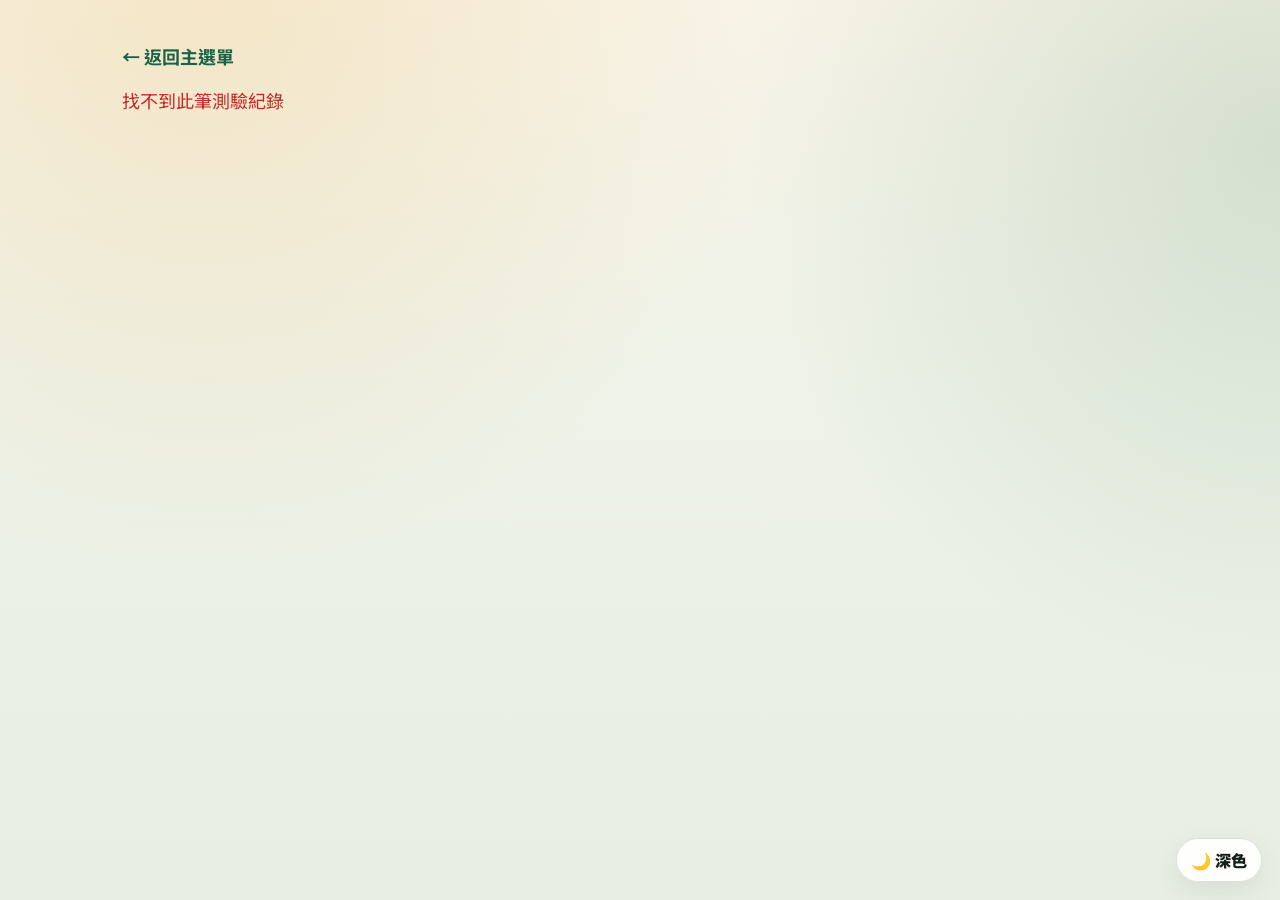
<file: review.html>
<!DOCTYPE html>
<html lang="zh-TW">
<head>
  <link rel="icon" href="assets/icons/icon-192.png">
  <link rel="manifest" href="manifest.json">
  <link rel="apple-touch-icon" href="assets/icons/apple-touch-icon.png">
  <meta name="theme-color" content="#0e3d2f">
  <meta charset="UTF-8">
  <meta name="viewport" content="width=device-width, initial-scale=1.0">
  <title>測驗結果 | 考古題練習室</title>
  <link rel="stylesheet" href="css/style.css?v=20261005f">
</head>
<body>
  <div class="container fade-in">
    <div class="back-link" onclick="location.href='index.html'">← 返回主選單</div>
    <div id="content"><p class="text-dim text-center mt-24">讀取中...</p></div>
  </div>
  <script src="js/core.js?v=20261005f"></script>
  <script src="js/tracks.js?v=20261005f"></script>
  <script src="js/progress.js?v=20261005f"></script>
  <script src="js/question-view.js?v=20261005f"></script>
  <script>
    const params = new URLSearchParams(location.search);
    const histIdx = parseInt(params.get('historyIdx'));
    let reviewQuestions = [];
    let reviewAnswers = {};

    function copyReview(idx) {
      const q = reviewQuestions[idx];
      const ua = reviewAnswers[idx];
      const text = buildPrompt(q, ua);
      copyText(text, document.getElementById(`cpbtn-${idx}`));
    }

    async function init() {
      await Promise.all([initOverrides(), loadBankIndex()]);
      const history = loadLocalHistory();
      if (isNaN(histIdx) || histIdx < 0 || histIdx >= history.length) {
        document.getElementById('content').innerHTML = '<p class="text-red">找不到此筆測驗紀錄</p>';
        return;
      }
      const s = history[histIdx];
      reviewQuestions = s.questions || [];
      (s.answers || []).forEach((a, i) => { reviewAnswers[i] = a.userAnswer; });

      const pct = s.score || 0;
      const elapsed = s.elapsed || 0;
      const timeStr = `${Math.floor(elapsed / 60)}:${String(elapsed % 60).padStart(2, '0')}`;

      let title, desc;
      if (pct >= 90) { title = '🏆 太強了！'; desc = '這份題目您已經滾瓜爛熟！'; }
      else if (pct >= 70) { title = '👏 表現不錯！'; desc = '再加把勁就滿分了'; }
      else if (pct >= 50) { title = '📈 還有空間！'; desc = '多做幾次題目增加熟練度'; }
      else { title = '💪 繼續努力！'; desc = '萬事起頭難，多看幾遍題目'; }

      let wrongHtml = '', correctHtml = '';
      const wrongIds = [];
      reviewQuestions.forEach((q, i) => {
        const ua = reviewAnswers[i];
        const { ok } = evaluateAnswer(q, ua);
        const html = buildReviewItemHTML(q, { idx: i, userAns: ua, mode: 'result' });
        if (ok) correctHtml += html; else { wrongHtml += html; wrongIds.push(q.id); }
      });

      document.getElementById('content').innerHTML = `
    <div class="text-center" style="padding:24px 0 16px">
      <div style="font-size:4rem;font-weight:900;color:var(--accent);line-height:1">${pct}<span style="font-size:1.4rem;color:var(--text-dim)"> 分</span></div>
      <h2 style="margin:10px 0 4px;font-size:1.3rem">${title}</h2>
      <p class="text-dim">${desc} (${s.correct}/${s.total})&nbsp;&nbsp;${s.date || ''}</p>
    </div>
    <div class="stat-row stat-row-compact mb-24">
      <div class="stat-box"><div class="num text-green">${s.correct}</div><div class="lbl">答對</div></div>
      <div class="stat-box"><div class="num text-red">${s.wrong}</div><div class="lbl">答錯</div></div>
      <div class="stat-box"><div class="num">${s.skip || 0}</div><div class="lbl">未答</div></div>
      <div class="stat-box"><div class="num text-gold">${timeStr}</div><div class="lbl">用時</div></div>
    </div>
    <div class="review-actions mb-16">
      ${wrongIds.length > 0 ? `<button class="btn btn-primary" onclick="retryWrong()">🔥 重新挑戰錯題 (${wrongIds.length})</button>` : ''}
      ${wrongIds.length > 0 ? `<button class="btn btn-secondary" onclick="copyAllWrong(this)">📋 複製錯題給 AI 解析</button>` : ''}
    </div>
    ${wrongHtml ? `<div class="mb-24"><h3 style="background:var(--wrong-bg);color:var(--wrong);padding:12px 16px;border-radius:10px;margin-bottom:12px">❌ 答錯或未答 (${wrongIds.length} 題)</h3>${wrongHtml}</div>` : ''}
    ${correctHtml ? `<div class="mb-24"><h3 style="background:var(--correct-bg);color:var(--correct);padding:12px 16px;border-radius:10px;margin-bottom:12px">✅ 答對題目 (${s.correct} 題)</h3>${correctHtml}</div>` : ''}
    <div class="gap-row" style="justify-content:center;margin:28px 0 40px">
      <button class="btn btn-secondary" onclick="location.href='index.html'">← 返回主選單</button>
      ${wrongIds.length > 0 ? `<button class="btn btn-primary" onclick="retryWrong()">🔥 重新挑戰錯題</button>` : ''}
    </div>`;
    }

    function copyAllWrong(btn) {
      const texts = [];
      reviewQuestions.forEach((q, i) => {
        const ua = reviewAnswers[i];
        if (!evaluateAnswer(q, ua).ok) texts.push(buildPrompt(q, ua, { searchHint: false }));
      });
      const header = `以下為 ${texts.length} 題我答錯的考古題：\n請詳細為我解析正確答案與錯誤原因。`;
      copyText(buildBatchPrompt(header, texts), btn);
    }

    function retryWrong() {
      const wrongQ = reviewQuestions.filter((q, i) => !evaluateAnswer(q, reviewAnswers[i]).ok);
      if (!wrongQ.length) return;
      sessionStorage.setItem('retry_questions', JSON.stringify(wrongQ));
      location.href = 'quiz.html?mode=retry_session&num=0';
    }
    init();
  </script>
</body>
</html>
</file>
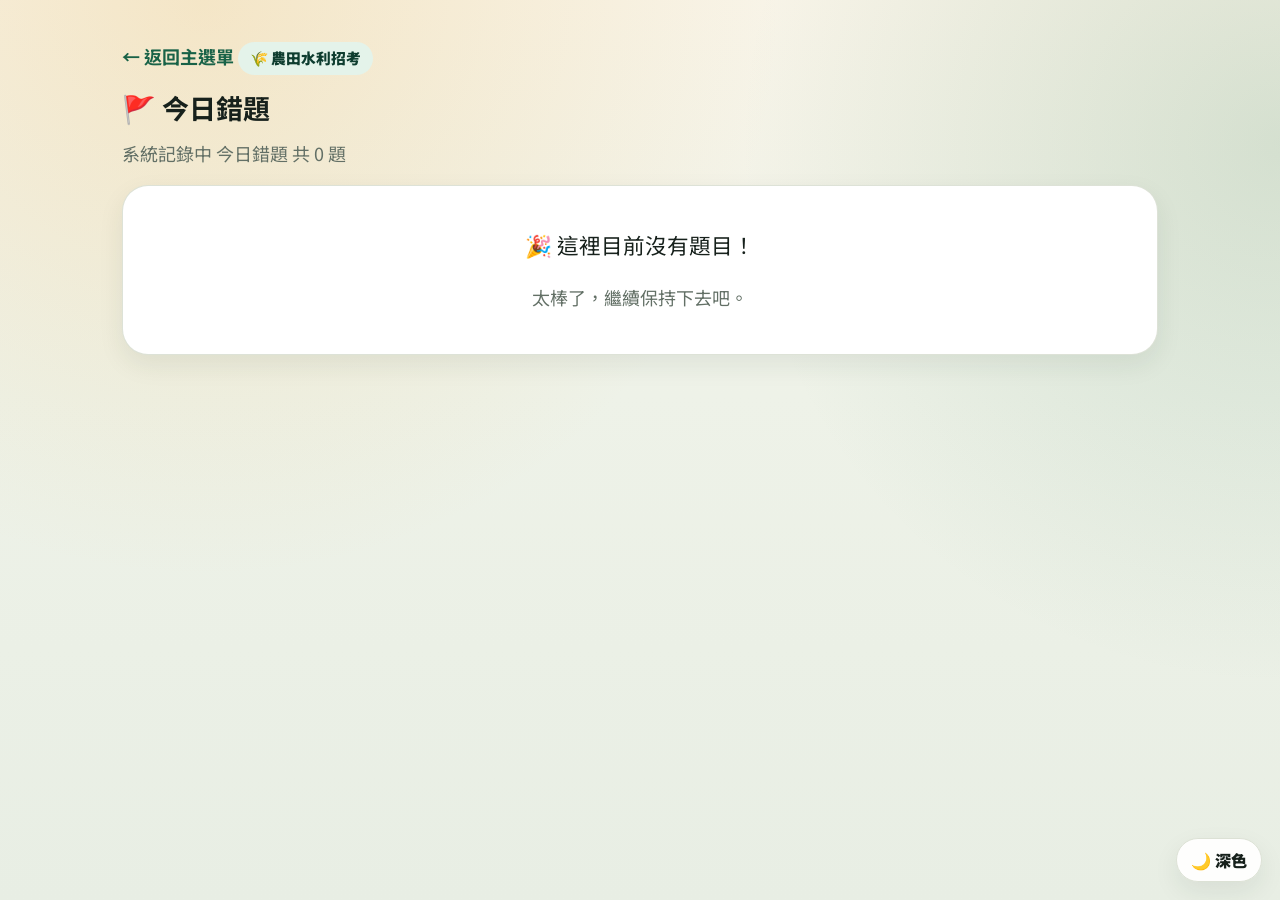
<file: wrong.html>
<!DOCTYPE html>
<html lang="zh-TW">
<head>
  <link rel="icon" href="assets/icons/icon-192.png">
  <link rel="manifest" href="manifest.json">
  <link rel="apple-touch-icon" href="assets/icons/apple-touch-icon.png">
  <meta name="theme-color" content="#0e3d2f">
  <meta charset="UTF-8">
  <meta name="viewport" content="width=device-width, initial-scale=1.0">
  <title>錯題集 | 考古題練習室</title>
  <link rel="stylesheet" href="css/style.css?v=20261005f">
</head>
<body>
  <div class="container fade-in">
    <div class="back-link" onclick="location.href='index.html'">← 返回主選單</div>
    <div class="page-track" id="pageTrack"></div>
    <h2 id="pageTitle" style="margin-bottom:4px">錯題複習</h2>
    <p class="text-dim mb-16" id="pageDesc">讀取中...</p>
    <div id="actions" class="review-actions review-actions-start mb-16">
      <button class="btn btn-primary" id="btnRetry" onclick="retryAll()">🔥 開始錯題挑戰測驗</button>
      <button class="btn btn-secondary" id="btnCopyAll" onclick="copyAllWrongPool()">📋 複製錯題給 AI 解析</button>
    </div>
    <div class="card mb-16" id="bankScopeCard" style="display:none"></div>
    <div class="card mb-16" id="statFilterCard" style="display:none">
      <div class="scope-head">
        <span class="scope-title">依作答統計篩選</span>
        <span class="scope-summary" id="statFilterCount"></span>
      </div>
      <div class="scope-hint">與題目上的「作答 N 次 · 對 X／錯 Y」同口徑（跳過不計，後來答對過仍算錯過）。複製與挑戰測驗只會包含篩選後的題目。</div>
      <div class="stat-filter-row">
        <span>累計答錯 ≥</span>
        <input id="fMinWrong" class="number-input stat-num-input" type="number" min="1" step="1" placeholder="不限" inputmode="numeric" oninput="applyStatFilter()">
        <span>次，且正確率低於</span>
        <input id="fMaxAcc" class="number-input stat-num-input" type="number" min="1" max="100" step="1" placeholder="不限" inputmode="numeric" oninput="applyStatFilter()">
        <span>%（留空＝不限）</span>
      </div>
    </div>
    <div id="list"><p class="text-dim text-center mt-24">讀取中...</p></div>
  </div>
  <script src="js/core.js?v=20261005f"></script>
  <script src="js/tracks.js?v=20261005f"></script>
  <script src="js/progress.js?v=20261005f"></script>
  <script src="js/question-view.js?v=20261005f"></script>
  <script>
    const params = new URLSearchParams(location.search);
    const scope = params.get('scope') || 'today';
    let wrongQ = [];
    let allWrongIds = [];
    let qMap = {};
    let pageTitleText = '';
    let ALL_BANKS = [];

    // 來源題庫篩選（與首頁「曾錯過的題」同一套元件）
    const scopePicker = new BankScopePicker({
      container: document.getElementById('bankScopeCard'),
      hint: '',
      onChange: applyStatFilter,
    }).watchLayout();

    function copyBrowse(idx) {
      copyText(buildBrowsePrompt(wrongQ[idx]), document.getElementById(`cpbtn-${idx}`));
    }

    function renderBankScopePanel() {
      const banks = summarizeItemsByBank(allWrongIds, ALL_BANKS);
      const card = document.getElementById('bankScopeCard');
      // 只有單一來源時無從篩選，直接隱藏
      if (banks.length <= 1) { card.style.display = 'none'; scopePicker.reset(); return; }
      scopePicker.hint = `這些是${pageTitleText}實際所在的題庫，預設全選；取消勾選可只練特定來源（與下方門檻一起作用）。`;
      card.style.display = 'block';
      scopePicker.render(banks);
    }

    // 依「來源題庫」＋「累計答錯次數／正確率」門檻重篩清單；複製與挑戰測驗都吃篩選後的 wrongQ
    function applyStatFilter() {
      const p = parseStatFilterInputs(
        document.getElementById('fMinWrong').value,
        document.getElementById('fMaxAcc').value
      );
      const ids = allWrongIds.filter(it => scopePicker.isSelected(it.bank)).filter(it => matchesStatFilter(getQuestionStats(it.bank, it.qid), p.minWrong, p.maxAccPct));
      wrongQ = ids.map(item => qMap[`${item.bank}:${item.qid}`]).filter(Boolean);

      const scopeNarrowed = scopePicker.banks.length > 1 && scopePicker.isNarrowed();
      const isFiltered = p.minWrong > 0 || p.maxAccPct !== null || scopeNarrowed;
      document.getElementById('statFilterCount').textContent = `符合門檻 ${ids.length} 題 / 共 ${allWrongIds.length} 題`;
      document.getElementById('pageDesc').textContent = isFiltered
        ? `篩選後 ${ids.length} 題（${pageTitleText}共 ${allWrongIds.length} 題）`
        : `系統記錄中 ${pageTitleText} 共 ${allWrongIds.length} 題`;
      document.getElementById('actions').style.display = wrongQ.length ? 'flex' : 'none';
      document.getElementById('list').innerHTML = wrongQ.length
        ? wrongQ.map((q, i) => buildReviewItemHTML(q, { idx: i, userAns: undefined, mode: 'browse' })).join('')
        : '<div class="card text-center" style="padding:40px"><p style="font-size:1.2rem">沒有符合篩選門檻的題目</p><p class="text-dim mt-16">可以調低答錯次數或放寬正確率上限。</p></div>';
    }

    async function init() {
      const [banks] = await Promise.all([loadBankIndex(), initOverrides()]);
      ALL_BANKS = banks;
      // 鍵的推導方式必須與 getWrongPool 一致（item.bank || session 預設值），
      // 不可退回裸 qid：不同題庫共用小整數題號，會撈到別的題庫的題目
      loadLocalHistory().forEach(session => {
        const sessionBank = session.bank || LEGACY_BANK;
        (session.questions || []).forEach(q => {
          qMap[`${q._bank || sessionBank}:${q.id}`] = q;
        });
      });

      const wp = getWrongPool();
      allWrongIds = (scope === 'today') ? wp.today_wrong : (scope === 'past' ? wp.past_wrong : wp.ever_wrong);
      pageTitleText = (scope === 'today') ? '今日錯題' : (scope === 'past' ? '往日錯題' : '累積錯題');
      document.getElementById('pageTitle').textContent = `🚩 ${pageTitleText}`;
      // 錯題只計目前考試類別，標題下註明避免以為其他類別的錯題消失了
      if (getSelectedTrack()) document.getElementById('pageTrack').textContent = `${getActiveTrack().icon} ${getActiveTrack().name}`;

      if (allWrongIds.length === 0) {
        document.getElementById('pageDesc').textContent = `系統記錄中 ${pageTitleText} 共 0 題`;
        document.getElementById('list').innerHTML = '<div class="card text-center" style="padding:40px"><p style="font-size:1.2rem">🎉 這裡目前沒有題目！</p><p class="text-dim mt-16">太棒了，繼續保持下去吧。</p></div>';
        document.getElementById('actions').style.display = 'none';
        return;
      }

      // 顯示題庫裡的最新版本（含之後的錯字修正），讀不到才用交卷快照
      const byBank = groupItemsByBank(allWrongIds);
      const fresh = await fetchBanksParallel(Object.keys(byBank), byBank);
      fresh.forEach(q => { qMap[`${q._bank}:${q.id}`] = q; });

      renderBankScopePanel();
      document.getElementById('statFilterCard').style.display = 'block';
      applyStatFilter();
    }

    function copyAllWrongPool() {
      const header = `以下為我在「${pageTitleText}」分類中的 ${wrongQ.length} 題考古題：\n請詳細為我解析正確答案與判斷關鍵。`;
      copyText(buildBatchPrompt(header, wrongQ.map(q => buildBrowsePrompt(q, { searchHint: false }))), document.getElementById('btnCopyAll'));
    }

    function retryAll() {
      sessionStorage.setItem('retry_questions', JSON.stringify(wrongQ));
      location.href = 'quiz.html?mode=retry_session&num=0';
    }
    init();
  </script>
</body>
</html>
</file>
<file: css/style.css>
@import url('https://fonts.googleapis.com/css2?family=Noto+Sans+TC:wght@400;500;700;900&display=swap');

:root {
  color-scheme: light;
  --bg: #eef2e8;
  --card: #ffffff;
  --accent: #186247;
  --accent-contrast: #ffffff;
  --accent-light: #e4f3ea;
  --accent-dark: #0e3d2f;
  --correct: #1a8c3f;
  --correct-bg: #e6f7ec;
  --wrong: #c62828;
  --wrong-bg: #fce8e8;
  --text: #17211c;
  --text-dim: #637066;
  --border: #dce1d5;
  --selected-bg: #dbeef5;
  --selected-border: #1976d2;
  --gold: #e6a800;
  --paper: #fbfaf2;
  --paper-soft: #f7f6ec;
  --shadow: 0 18px 50px rgba(31, 48, 38, 0.12);
  --shadow-soft: 0 10px 26px rgba(31, 48, 38, 0.08);
  --body-bg: radial-gradient(circle at 16% 0%, rgba(235, 193, 113, 0.28), transparent 32rem),
    radial-gradient(circle at 100% 16%, rgba(86, 146, 110, 0.2), transparent 30rem),
    linear-gradient(180deg, #f8f4e8 0%, var(--bg) 44%, #e8eee4 100%);
  --card-border: rgba(220, 225, 213, 0.95);
  --dashboard-bg: linear-gradient(180deg, rgba(255, 255, 255, 0.96), rgba(251, 250, 242, 0.96));
  --surface-soft: #eef1e7;
  --surface-hover: #ffffff;
  --chip-bg: #ecefe5;
  --count-bg: #f0efe3;
  --series: #8a6a2f;
  --material-bg: #fbfbf7;
  --table-cell: #ffffff;
  --focus-ring: rgba(24, 98, 71, 0.1);
  --hero-bg: linear-gradient(135deg, rgba(14, 61, 47, 0.96) 0%, rgba(24, 98, 71, 0.92) 56%, rgba(222, 169, 82, 0.9) 100%);
  --bank-card-bg: rgba(255, 255, 255, 0.72);
  --bank-card-selected: linear-gradient(135deg, #ffffff 0%, #eaf5ee 100%);
  --button-secondary-bg: rgba(255, 255, 255, 0.8);
  --floating-bg: rgba(255, 255, 255, 0.92);
}

:root[data-theme="dark"] {
  color-scheme: dark;
  --bg: #101a16;
  --card: #17231e;
  --accent: #55c797;
  --accent-contrast: #07120e;
  --accent-light: #1c3b2f;
  --accent-dark: #8ee0b8;
  --correct: #64d88a;
  --correct-bg: #133321;
  --wrong: #ff8b84;
  --wrong-bg: #3a1e1f;
  --text: #ecf4ee;
  --text-dim: #a9b9ad;
  --border: #31433a;
  --selected-bg: #17324a;
  --selected-border: #6bbcff;
  --gold: #f1c76d;
  --paper: #111c18;
  --paper-soft: #15221d;
  --shadow: 0 22px 60px rgba(0, 0, 0, 0.38);
  --shadow-soft: 0 12px 30px rgba(0, 0, 0, 0.3);
  --body-bg: radial-gradient(circle at 16% 0%, rgba(181, 137, 66, 0.2), transparent 32rem),
    radial-gradient(circle at 100% 16%, rgba(67, 161, 112, 0.18), transparent 30rem),
    linear-gradient(180deg, #08110e 0%, var(--bg) 48%, #0b1512 100%);
  --card-border: rgba(66, 88, 76, 0.95);
  --dashboard-bg: linear-gradient(180deg, rgba(23, 35, 30, 0.96), rgba(17, 28, 24, 0.96));
  --surface-soft: #213129;
  --surface-hover: #24382f;
  --chip-bg: #223128;
  --count-bg: #26352d;
  --series: #d5b36c;
  --material-bg: #111c18;
  --table-cell: #16241f;
  --focus-ring: rgba(85, 199, 151, 0.18);
  --hero-bg: linear-gradient(135deg, rgba(5, 32, 24, 0.98) 0%, rgba(20, 83, 62, 0.95) 58%, rgba(126, 91, 43, 0.92) 100%);
  --bank-card-bg: rgba(23, 35, 30, 0.78);
  --bank-card-selected: linear-gradient(135deg, #1c3028 0%, #173f30 100%);
  --button-secondary-bg: rgba(23, 35, 30, 0.86);
  --floating-bg: rgba(23, 35, 30, 0.92);
}

* { margin: 0; padding: 0; box-sizing: border-box; -webkit-tap-highlight-color: transparent; }
html { font-size: 18px; }

body {
  font-family: 'Noto Sans TC', 'Microsoft JhengHei', sans-serif;
  background: var(--body-bg);
  color: var(--text);
  min-height: 100vh;
  line-height: 1.8;
}

.container {
  max-width: 1080px;
  margin: 0 auto;
  padding: 28px 22px 40px;
}

a { color: var(--accent); text-decoration: none; }
a:hover { text-decoration: underline; }

/* ===== Buttons ===== */
.btn {
  display: inline-flex;
  align-items: center;
  justify-content: center;
  gap: 8px;
  padding: 16px 32px;
  border: 1px solid transparent;
  border-radius: 16px;
  font-size: 1.1rem;
  font-weight: 700;
  font-family: inherit;
  line-height: 1.2;
  cursor: pointer;
  transition: transform 0.15s, box-shadow 0.15s, background 0.15s, border-color 0.15s;
  user-select: none;
  min-height: 56px;
}
.btn:active { transform: scale(0.97); }
.btn:disabled {
  cursor: not-allowed;
  opacity: 0.55;
  transform: none;
}
.btn-primary {
  background: linear-gradient(135deg, var(--accent) 0%, #22946a 100%);
  color: white;
  box-shadow: 0 14px 28px rgba(24, 98, 71, 0.24);
}
.btn-primary:hover { background: linear-gradient(135deg, var(--accent-dark) 0%, var(--accent) 100%); }
.btn-secondary { background: var(--button-secondary-bg); color: var(--text); border-color: var(--border); }
.btn-secondary:hover { background: var(--surface-hover); border-color: var(--accent); }
.btn-danger { background: var(--wrong); color: white; border: 2px solid var(--wrong); }
.btn-danger:hover { opacity: 0.9; }
.btn-sm { padding: 0 18px; font-size: 0.95rem; height: 44px; min-height: 44px; }
.btn-block { width: 100%; }

#startBtn {
  min-height: 64px;
  border-radius: 22px;
  font-size: 1.18rem;
  letter-spacing: 0.02em;
}

/* ===== Cards ===== */
.card {
  background: var(--card);
  border: 1px solid var(--card-border);
  border-radius: 26px;
  padding: 26px;
  margin-bottom: 16px;
  box-shadow: var(--shadow-soft);
}

/* ===== Forms ===== */
select {
  width: 100%;
  padding: 15px 18px;
  background-color: var(--paper);
  border: 1px solid var(--border);
  border-radius: 16px;
  color: var(--text);
  font-size: 1.05rem;
  font-family: inherit;
  outline: none;
  cursor: pointer;
  -webkit-appearance: none;
  appearance: none;
  background-image: url("data:image/svg+xml,%3Csvg xmlns='http://www.w3.org/2000/svg' width='20' height='20' fill='%23666'%3E%3Cpath d='M5 7l5 6 5-6z'/%3E%3C/svg%3E");
  background-repeat: no-repeat;
  background-position: right 12px center;
}
select:focus { border-color: var(--accent); }

.number-input,
.bank-search {
  width: 100%;
  padding: 15px 18px;
  background: var(--paper);
  border: 1px solid var(--border);
  border-radius: 16px;
  color: var(--text);
  font-size: 1.05rem;
  font-family: inherit;
  outline: none;
}

.number-input:focus,
.bank-search:focus,
select:focus {
  border-color: var(--accent);
  box-shadow: 0 0 0 4px var(--focus-ring);
}

.number-input {
  max-width: 160px;
}

label { display: block; font-weight: 700; margin-bottom: 6px; }

/* ===== Utility ===== */
.text-center { text-align: center; }
.text-dim { color: var(--text-dim); }
.text-green { color: var(--correct); }
.text-red { color: var(--wrong); }
.text-gold { color: var(--gold); }
.mb-8 { margin-bottom: 8px; }
.mb-12 { margin-bottom: 12px; }
.mb-16 { margin-bottom: 16px; }
.mb-24 { margin-bottom: 24px; }
.mt-12 { margin-top: 12px; }
.mt-16 { margin-top: 16px; }
.mt-24 { margin-top: 24px; }
.fw-900 { font-weight: 900; }
.gap-row { display: flex; gap: 12px; flex-wrap: wrap; }

/* ===== Homepage ===== */
.hero-panel {
  position: relative;
  overflow: hidden;
  background:
    var(--hero-bg);
  border: 1px solid rgba(255, 255, 255, 0.36);
  border-radius: 34px;
  padding: 34px;
  margin-bottom: 22px;
  color: white;
  box-shadow: var(--shadow);
}

.hero-panel::before {
  content: "";
  position: absolute;
  inset: -40% auto auto 52%;
  width: 420px;
  height: 420px;
  background: radial-gradient(circle, rgba(255, 255, 255, 0.22), transparent 68%);
  pointer-events: none;
}

.hero-panel::after {
  content: "";
  position: absolute;
  right: 28px;
  bottom: 22px;
  width: 150px;
  height: 150px;
  border: 1px solid rgba(255, 255, 255, 0.18);
  border-radius: 38px;
  transform: rotate(12deg);
  pointer-events: none;
}

.hero-panel > * {
  position: relative;
  z-index: 1;
}

/* ===== Settings browser ===== */
.quiz-dashboard {
  background: var(--dashboard-bg);
  display: grid;
  grid-template-columns: minmax(0, 1.45fr) minmax(300px, 0.75fr);
  gap: 0 26px;
  align-items: start;
}

.quiz-dashboard .settings-section:first-child {
  grid-row: span 4;
  padding-right: 26px;
  border-right: 1px solid var(--border);
}

.settings-section {
  padding-top: 24px;
  margin-top: 24px;
  border-top: 1px solid var(--border);
}

.settings-section:first-child {
  padding-top: 0;
  margin-top: 0;
  border-top: 0;
}

.quiz-dashboard > #startBtn {
  grid-column: 2;
  margin-top: 24px;
}

.settings-head {
  display: flex;
  justify-content: space-between;
  align-items: flex-start;
  gap: 14px;
  margin-bottom: 18px;
}

.settings-hint {
  color: var(--text-dim);
  font-size: 0.9rem;
  line-height: 1.6;
}

.selected-pill {
  flex: 0 0 auto;
  background: #173d30;
  color: white;
  border: 1px solid rgba(255, 255, 255, 0.18);
  border-radius: 999px;
  padding: 7px 14px;
  font-size: 0.85rem;
  font-weight: 900;
  box-shadow: 0 10px 18px rgba(23, 61, 48, 0.16);
}

.section-kicker {
  color: #a27423;
  font-size: 0.78rem;
  font-weight: 900;
  letter-spacing: 0.08em;
  text-transform: uppercase;
  margin-bottom: 2px;
}

.filter-row,
.bank-toolbar,
.quiz-count-row {
  display: flex;
  flex-wrap: wrap;
  gap: 8px;
  align-items: center;
  margin-top: 10px;
}

.filter-label {
  color: var(--text-dim);
  font-size: 0.82rem;
  font-weight: 900;
  letter-spacing: 0.04em;
  margin-top: 14px;
}

.collection-grid {
  display: grid;
  grid-template-columns: repeat(var(--cols, 3), minmax(0, 1fr));
  gap: 9px;
  margin-top: 8px;
}

.collection-card {
  width: 100%;
  font: inherit;
  border: 1px solid transparent;
  border-radius: 18px;
  background: var(--surface-soft);
  color: var(--text);
  cursor: pointer;
  font-family: inherit;
  min-height: 112px;
  padding: 13px;
  text-align: left;
  transition: transform 0.15s, box-shadow 0.15s, background 0.15s, border-color 0.15s;
}

.collection-card:hover {
  background: var(--surface-hover);
  border-color: var(--border);
  box-shadow: var(--shadow-soft);
  transform: translateY(-1px);
}

.collection-card.active {
  background: linear-gradient(135deg, var(--accent-dark), var(--accent));
  border-color: var(--accent-dark);
  color: white;
  box-shadow: 0 14px 28px rgba(24, 98, 71, 0.18);
}

.collection-title,
.collection-desc,
.collection-count,
.collection-practiced {
  display: block;
}

.collection-title {
  font-weight: 900;
  line-height: 1.4;
}

.collection-desc {
  color: var(--text-dim);
  font-size: 0.78rem;
  line-height: 1.45;
  margin-top: 4px;
}

.collection-count {
  color: var(--accent-dark);
  font-size: 0.76rem;
  font-weight: 900;
  margin-top: 8px;
}

.collection-practiced {
  color: var(--correct);
  font-size: 0.74rem;
  font-weight: 900;
  margin-top: 4px;
}

.collection-card.active .collection-desc,
.collection-card.active .collection-count,
.collection-card.active .collection-practiced {
  color: rgba(255, 255, 255, 0.76);
}

.filter-chip {
  border: 1px solid transparent;
  background: var(--chip-bg);
  color: var(--text-dim);
  border-radius: 999px;
  padding: 7px 13px;
  font-family: inherit;
  font-size: 0.9rem;
  font-weight: 700;
  cursor: pointer;
  transition: background 0.15s, border-color 0.15s, color 0.15s, transform 0.15s;
}

.filter-chip:hover {
  background: var(--surface-hover);
  border-color: var(--border);
  transform: translateY(-1px);
}

.filter-chip.active {
  background: var(--accent-dark);
  border-color: var(--accent-dark);
  color: white;
}

.bank-list {
  display: grid;
  grid-template-columns: repeat(2, minmax(0, 1fr));
  gap: 10px;
  max-height: 470px;
  overflow: auto;
  padding: 3px 6px 3px 3px;
  margin-top: 16px;
}

.bank-card {
  font: inherit;
  display: grid;
  grid-template-columns: 30px 1fr;
  gap: 11px;
  align-items: center;
  width: 100%;
  border: 1px solid var(--card-border);
  border-radius: 18px;
  background: var(--bank-card-bg);
  padding: 14px;
  font-family: inherit;
  color: var(--text);
  text-align: left;
  cursor: pointer;
  box-shadow: 0 8px 18px rgba(31, 48, 38, 0.04);
  transition: transform 0.15s, border-color 0.15s, background 0.15s, box-shadow 0.15s;
}

.bank-card:hover,
.bank-card.selected {
  border-color: rgba(24, 98, 71, 0.46);
  background: var(--surface-hover);
  transform: translateY(-1px);
  box-shadow: 0 13px 26px rgba(31, 48, 38, 0.1);
}

.bank-card.selected {
  background: var(--bank-card-selected);
}

.bank-check {
  width: 26px;
  height: 26px;
  border: 1px solid var(--border);
  border-radius: 9px;
  background: var(--card);
  color: white;
  display: inline-flex;
  align-items: center;
  justify-content: center;
  font-weight: 900;
}

.bank-card.selected .bank-check {
  background: var(--accent);
  border-color: var(--accent);
}

.bank-main {
  min-width: 0;
}

.bank-title,
.bank-meta {
  display: block;
}

.bank-title {
  font-weight: 900;
  line-height: 1.45;
}

.bank-meta,
.bank-series,
.bank-count {
  color: var(--text-dim);
  font-size: 0.86rem;
  line-height: 1.5;
}

.bank-practice {
  display: block;
  margin-top: 4px;
  font-size: 0.78rem;
  color: var(--text-dim);
  line-height: 1.4;
}

.bank-practice.is-fresh {
  color: var(--series);
  font-weight: 700;
}

.bank-series {
  grid-column: 2;
  width: fit-content;
  margin-top: 5px;
  color: var(--series);
  font-size: 0.76rem;
  font-weight: 900;
}

.bank-count {
  grid-column: 2;
  width: fit-content;
  margin-top: 2px;
  padding: 2px 8px;
  border-radius: 999px;
  background: var(--count-bg);
  white-space: nowrap;
  font-weight: 700;
}

.empty-state {
  color: var(--text-dim);
  border: 2px dashed var(--border);
  border-radius: 12px;
  padding: 18px;
  text-align: center;
}

.browse-picker {
  background: var(--dashboard-bg);
}

.browse-picker select {
  background-color: var(--paper);
}

/* ===== Page header ===== */
.page-header {
  padding: 24px 0 8px;
  text-align: center;
}
.page-header h1 {
  font-size: 2rem;
  font-weight: 900;
  color: var(--accent);
  margin-bottom: 4px;
}
.page-header .subtitle {
  color: var(--text-dim);
  font-size: 1rem;
  margin-bottom: 24px;
}

.hero-panel .page-header {
  padding: 0 0 24px;
  text-align: left;
  max-width: 620px;
}
.hero-panel .page-header .eyebrow {
  display: inline-flex;
  width: fit-content;
  background: rgba(255, 255, 255, 0.16);
  border: 1px solid rgba(255, 255, 255, 0.26);
  border-radius: 999px;
  color: rgba(255, 255, 255, 0.92);
  padding: 4px 12px;
  margin-bottom: 10px;
  font-size: 0.85rem;
  font-weight: 900;
}
.hero-panel .page-header h1 {
  font-size: clamp(2rem, 5vw, 3.35rem);
  font-weight: 900;
  color: white;
  letter-spacing: -0.04em;
  line-height: 1.14;
  margin-bottom: 8px;
}
.hero-panel .page-header .subtitle {
  color: rgba(255, 255, 255, 0.78);
  font-size: 1.02rem;
  margin-bottom: 0;
}

/* ===== Stat boxes ===== */
.stat-row {
  display: grid;
  grid-template-columns: repeat(auto-fit, minmax(120px, 1fr));
  gap: 12px;
}
.stat-box {
  background: var(--card);
  border: 1px solid var(--card-border);
  border-radius: 22px;
  padding: 16px 18px;
  text-align: left;
  cursor: pointer;
  transition: transform 0.15s, background 0.15s, border-color 0.15s;
  min-width: 120px;
}
.stat-box:hover {
  background: var(--surface-hover);
  border-color: var(--accent);
  transform: translateY(-2px);
}
.stat-box .num { font-size: 2.05rem; font-weight: 900; color: var(--accent); line-height: 1; }
.stat-box .num.red { color: var(--wrong); }
.stat-box .lbl { font-size: 0.9rem; color: var(--text); font-weight: 900; margin-top: 7px; }
.stat-note { font-size: 0.78rem; color: var(--text-dim); line-height: 1.4; }

.hero-panel .stat-box {
  background: rgba(255, 255, 255, 0.14);
  border-color: rgba(255, 255, 255, 0.24);
  backdrop-filter: blur(8px);
}
.hero-panel .stat-box:hover {
  background: rgba(255, 255, 255, 0.22);
  border-color: rgba(255, 255, 255, 0.44);
}
.hero-panel .stat-box .num { color: white; }
.hero-panel .stat-box .num.red { color: #ffd2c9; }
.hero-panel .stat-box .lbl { color: rgba(255, 255, 255, 0.95); }
.hero-panel .stat-note { color: rgba(255, 255, 255, 0.66); }

/* ===== Copy button ===== */
.copy-btn {
  display: inline-flex; align-items: center; gap: 6px;
  padding: 10px 18px;
  background: var(--bg); border: 2px solid var(--border); border-radius: 10px;
  font-size: 0.95rem; font-family: inherit; cursor: pointer;
  transition: all 0.15s; color: var(--text);
}
.copy-btn:hover { border-color: var(--accent); background: var(--accent-light); }
.copy-btn.copied { border-color: var(--correct); color: var(--correct); background: var(--correct-bg); }

/* ===== Back link ===== */
.back-link {
  display: inline-flex; align-items: center; gap: 6px;
  font-size: 1rem; font-weight: 700; color: var(--accent);
  padding: 12px 0; cursor: pointer;
}
.back-link:hover { text-decoration: underline; }

/* ===== Review item ===== */
.review-item {
  background: var(--card);
  border: 2px solid var(--border);
  border-radius: 14px;
  padding: 20px;
  margin-bottom: 10px;
}
.review-item.ri-wrong { border-left: 5px solid var(--wrong); }
.review-item.ri-correct { border-left: 5px solid var(--correct); }
.review-item.ri-neutral { border-left: 5px solid var(--border); }

.ri-header { display: flex; justify-content: space-between; align-items: center; margin-bottom: 8px; }
.ri-number { font-weight: 700; color: var(--text-dim); }
.ri-number .repeat-badge { margin-left: 8px; }
.ri-source { font-size: 0.8rem; color: var(--text-dim); margin-bottom: 8px; }
.ri-actions { display: flex; justify-content: space-between; align-items: center; margin-top: 12px; gap: 12px; flex-wrap: wrap; }

.ri-badge {
  font-size: 0.8rem; font-weight: 700; padding: 3px 10px; border-radius: 6px;
}
.ri-badge.badge-wrong { background: var(--wrong-bg); color: var(--wrong); }
.ri-badge.badge-correct { background: var(--correct-bg); color: var(--correct); }
.ri-badge.badge-neutral { background: var(--bg); color: var(--text-dim); }

.ri-q { font-size: 1.1rem; line-height: 1.8; margin-bottom: 10px; }
.ri-opts { font-size: 1rem; line-height: 1.9; color: var(--text-dim); margin-bottom: 10px; }
.ri-opts .opt-correct { color: var(--correct); font-weight: 700; }
.ri-opts .opt-wrong { color: var(--wrong); font-weight: 700; text-decoration: line-through; }

/* ===== Question materials ===== */
.q-materials {
  margin: 0 0 18px;
}
.material-block {
  background: var(--material-bg);
  border: 2px solid var(--border);
  border-radius: 14px;
  padding: 14px;
  margin-bottom: 12px;
}
.material-title {
  color: var(--accent-dark);
  font-size: 0.95rem;
  font-weight: 900;
  margin-bottom: 8px;
}
.material-table-wrap {
  overflow-x: auto;
  -webkit-overflow-scrolling: touch;
}
.material-table {
  width: 100%;
  min-width: 520px;
  border-collapse: collapse;
  font-size: 0.98rem;
  line-height: 1.6;
}
.material-table th,
.material-table td {
  border: 1px solid var(--border);
  padding: 9px 12px;
  text-align: left;
  vertical-align: top;
}
.material-table th {
  background: var(--accent-light);
  color: var(--accent-dark);
  font-weight: 900;
}
.material-table td {
  background: var(--table-cell);
}
.material-image-wrap {
  overflow-x: auto;
  -webkit-overflow-scrolling: touch;
}
.material-image {
  display: block;
  max-width: 100%;
  height: auto;
  margin: 0 auto;
  border-radius: 8px;
}
.material-text,
.material-notes {
  color: var(--text-dim);
  font-size: 0.95rem;
  line-height: 1.8;
  white-space: pre-wrap;
}
.material-notes {
  margin-top: 8px;
}

/* ===== Law flashcards ===== */
.law-browser {
  background: var(--dashboard-bg);
}

.law-browser-head {
  display: flex;
  justify-content: space-between;
  gap: 16px;
  margin-bottom: 18px;
}

.law-browser-head h2 {
  color: var(--accent-dark);
  font-size: clamp(1.45rem, 4vw, 2rem);
  margin-bottom: 6px;
}

.law-choice-grid {
  display: grid;
  grid-template-columns: repeat(auto-fit, minmax(230px, 1fr));
  gap: 12px;
}

.law-choice {
  border: 1px solid var(--card-border);
  border-radius: 22px;
  background:
    linear-gradient(145deg, rgba(255, 255, 255, 0.58), rgba(247, 241, 223, 0.78)),
    var(--card);
  color: var(--text);
  cursor: pointer;
  display: grid;
  gap: 8px;
  padding: 16px;
  text-align: left;
  transition: border-color 0.18s ease, box-shadow 0.18s ease, transform 0.18s ease;
}

:root[data-theme="dark"] .law-choice {
  background:
    linear-gradient(145deg, rgba(30, 48, 40, 0.9), rgba(21, 33, 28, 0.95)),
    var(--card);
}

.law-choice:hover,
.law-choice.is-active {
  border-color: var(--accent);
  box-shadow: 0 12px 28px rgba(71, 99, 82, 0.16);
  transform: translateY(-1px);
}

.law-choice-level {
  justify-self: start;
  border: 1px solid var(--border);
  border-radius: 999px;
  color: var(--gold);
  font-size: 0.78rem;
  font-weight: 900;
  padding: 4px 9px;
}

.law-choice strong {
  color: var(--accent-dark);
  font-size: 1.08rem;
}

.law-choice span:not(.law-choice-level),
.law-choice small {
  color: var(--text-dim);
  line-height: 1.55;
}

.law-chip-row {
  display: flex;
  flex-wrap: wrap;
  gap: 8px;
  margin-top: 16px;
}

.law-chip {
  border: 1px solid var(--border);
  border-radius: 999px;
  background: var(--paper);
  color: var(--text);
  cursor: pointer;
  font: inherit;
  font-size: 0.92rem;
  font-weight: 800;
  padding: 8px 12px;
  transition: background 0.18s ease, border-color 0.18s ease, color 0.18s ease;
}

.law-chip:hover,
.law-chip.is-active {
  background: var(--accent);
  border-color: var(--accent);
  color: var(--accent-contrast);
}

.law-actions {
  display: flex;
  flex-wrap: wrap;
  gap: 10px;
  margin-top: 16px;
}

.law-actions .btn {
  align-items: center;
  box-sizing: border-box;
  display: inline-flex;
  height: 48px;
  justify-content: center;
  line-height: 1;
  margin-bottom: 0;
  min-width: 116px;
}

.law-import-btn {
  position: relative;
  overflow: hidden;
}

.law-import-btn input {
  position: absolute;
  inset: 0;
  opacity: 0;
  cursor: pointer;
}

.law-reader {
  display: grid;
  gap: 14px;
}

.law-progress-row {
  display: flex;
  justify-content: space-between;
  gap: 12px;
  align-items: center;
}

.law-card-jump {
  min-width: min(360px, 45vw);
}

.law-card-jump label {
  color: var(--text-dim);
  display: block;
  font-size: 0.86rem;
  font-weight: 800;
  margin-bottom: 6px;
}

.law-card-jump input {
  accent-color: var(--accent);
  width: 100%;
}

.law-swipe-hint {
  margin-top: 4px;
}

.law-back-ref {
  border: 1px solid var(--accent);
  border-radius: 999px;
  background: var(--accent-light);
  color: var(--accent-dark);
  cursor: pointer;
  font: inherit;
  font-size: 0.9rem;
  font-weight: 900;
  margin-top: 10px;
  padding: 7px 12px;
}

:root[data-theme="dark"] .law-back-ref {
  background: rgba(85, 199, 151, 0.14);
  color: var(--accent-dark);
}

.law-embla {
  min-width: 0;
}

.law-embla-viewport {
  border-radius: 30px;
  overflow: hidden;
  transition: height 0.2s ease;
}

.law-embla-container {
  display: flex;
  touch-action: pan-y pinch-zoom;
}

.law-embla-slide {
  flex: 0 0 100%;
  min-width: 0;
}

.law-card {
  min-height: 62vh;
  background:
    linear-gradient(145deg, rgba(255, 255, 255, 0.74), rgba(246, 241, 227, 0.86)),
    var(--card);
  border: 1px solid var(--card-border);
  border-radius: 30px;
  padding: 34px;
  box-shadow: var(--shadow-soft);
}

:root[data-theme="dark"] .law-card {
  background:
    linear-gradient(145deg, rgba(29, 45, 38, 0.92), rgba(21, 32, 28, 0.94)),
    var(--card);
}

.law-card-kicker {
  color: var(--accent);
  font-size: 0.86rem;
  font-weight: 900;
  letter-spacing: 0.04em;
  margin-bottom: 10px;
}

.law-card h2 {
  color: var(--accent-dark);
  font-size: clamp(1.7rem, 5vw, 2.35rem);
  line-height: 1.25;
  margin-bottom: 20px;
}

.law-section {
  padding-top: 18px;
  margin-top: 18px;
  border-top: 1px solid var(--border);
}

.law-section h3 {
  color: var(--gold);
  font-size: 1rem;
  margin-bottom: 8px;
}

.law-section p,
.law-summary-list,
.law-meta-box p {
  line-height: 1.9;
  white-space: pre-wrap;
}

.law-readable {
  display: grid;
  gap: 10px;
}

.law-readable p {
  line-height: 2.05;
  margin: 0;
  white-space: normal;
}

.law-definition-list {
  display: grid;
  gap: 8px;
  margin: 4px 0 0;
}

.law-definition-list div {
  border-left: 3px solid rgba(85, 199, 151, 0.65);
  display: grid;
  gap: 4px;
  padding: 6px 0 8px 14px;
}

.law-definition-list dt {
  color: var(--accent-dark);
  font-weight: 900;
}

.law-definition-list dd {
  line-height: 1.9;
  margin: 0;
}

.law-layout-list {
  display: grid;
  gap: 8px;
  line-height: 1.9;
  margin: 4px 0 0;
  padding-left: 1.4em;
}

.law-layout-list li::marker {
  color: var(--accent);
  font-weight: 900;
}

.law-ref-link {
  border-bottom: 2px solid rgba(24, 98, 71, 0.26);
  color: var(--accent);
  font-weight: 900;
  text-decoration: none;
}

.law-ref-link:hover {
  border-bottom-color: var(--accent);
  text-decoration: none;
}

.law-ref-context {
  align-items: center;
  background: var(--accent-light);
  border: 1px solid rgba(24, 98, 71, 0.22);
  border-radius: 18px;
  color: var(--accent-dark);
  display: flex;
  flex-wrap: wrap;
  gap: 10px;
  justify-content: space-between;
  line-height: 1.5;
  margin: 0 0 18px;
  padding: 12px 14px;
}

:root[data-theme="dark"] .law-ref-context {
  background: rgba(85, 199, 151, 0.12);
  border-color: rgba(85, 199, 151, 0.28);
}

.law-ref-context span {
  font-weight: 800;
}

.law-ref-context button {
  border: 1px solid var(--accent);
  border-radius: 999px;
  background: var(--card);
  color: var(--accent-dark);
  cursor: pointer;
  font: inherit;
  font-size: 0.9rem;
  font-weight: 900;
  padding: 6px 11px;
}

.law-summary-list {
  display: grid;
  gap: 10px;
  padding-left: 1.2em;
}

.law-meta-box {
  margin-top: 22px;
  padding: 18px;
  border: 1px solid var(--border);
  border-radius: 18px;
  background: var(--surface-soft);
}

.law-note-head {
  display: flex;
  justify-content: space-between;
  gap: 10px;
  align-items: center;
  margin-bottom: 10px;
}

.law-note-head h3 {
  margin-bottom: 0;
}

.law-note {
  width: 100%;
  min-height: 150px;
  resize: vertical;
  border: 1px solid var(--border);
  border-radius: 18px;
  background: var(--paper);
  color: var(--text);
  font-family: inherit;
  font-size: 1rem;
  line-height: 1.7;
  outline: none;
  padding: 14px 16px;
}

.law-note:focus {
  border-color: var(--accent);
  box-shadow: 0 0 0 4px var(--focus-ring);
}

.law-nav {
  display: grid;
  grid-template-columns: 1fr 1fr;
  gap: 10px;
}

/* ===== Changelog ===== */
.footer-links {
  display: flex;
  justify-content: center;
  gap: 14px;
  padding: 10px 0 24px;
  font-size: 0.9rem;
  color: var(--text-dim);
}

.footer-links a {
  color: var(--text-dim);
  font-weight: 700;
}

.page-header-compact {
  padding-top: 8px;
}

.changelog-list {
  display: grid;
  gap: 14px;
}

.changelog-day h2 {
  color: var(--accent-dark);
  font-size: 1.15rem;
  margin-bottom: 12px;
}

.changelog-day ul {
  list-style: none;
}

.changelog-item {
  display: grid;
  grid-template-columns: 58px 1fr auto;
  gap: 10px;
  align-items: baseline;
  padding: 9px 0;
  border-top: 1px solid var(--border);
}

.changelog-item:first-child {
  border-top: 0;
}

.changelog-time,
.changelog-hash {
  color: var(--text-dim);
  font-size: 0.82rem;
  font-weight: 700;
}

.changelog-message {
  line-height: 1.6;
}

.changelog-hash {
  font-family: ui-monospace, SFMono-Regular, Consolas, monospace;
}

/* ===== Theme toggle ===== */
.theme-toggle {
  position: fixed;
  right: 18px;
  bottom: 18px;
  z-index: 998;
  min-height: 44px;
  border: 1px solid var(--border);
  border-radius: 999px;
  background: var(--floating-bg);
  color: var(--text);
  box-shadow: var(--shadow-soft);
  cursor: pointer;
  font-family: inherit;
  font-size: 0.9rem;
  font-weight: 900;
  padding: 9px 14px;
  backdrop-filter: blur(10px);
}

.theme-toggle:hover {
  border-color: var(--accent);
}

/* ===== Toast ===== */
.toast {
  position: fixed; bottom: 76px; left: 50%; transform: translateX(-50%);
  background: #333; color: white; padding: 14px 28px;
  border-radius: 12px; font-size: 1rem; font-weight: 700;
  opacity: 0; transition: opacity 0.3s; pointer-events: none;
  z-index: 999;
}
.toast.show { opacity: 1; }

@keyframes fadeIn {
  from { opacity: 0; transform: translateY(8px); }
  to { opacity: 1; transform: translateY(0); }
}
.fade-in { animation: fadeIn 0.3s ease; }

/* Collapsible Jump Bar Wrapper & Toggle */
.jump-toggle-bar {
  display: flex;
  align-items: center;
  justify-content: space-between;
  background: var(--card);
  border: 2px solid var(--border);
  border-radius: 12px;
  padding: 10px 16px;
  margin-bottom: 12px;
  cursor: pointer;
  font-weight: 700;
  color: var(--accent);
  user-select: none;
  font-size: 0.95rem;
}
.jump-bar-wrapper {
  display: none;
  margin-bottom: 12px;
}
.jump-bar-wrapper.expanded {
  display: block;
  animation: fadeIn 0.2s ease;
}
.jump-toggle-bar:hover {
  border-color: var(--accent);
}
.jump-toggle-bar .toggle-icon {
  font-size: 0.8rem;
  transition: transform 0.2s;
  color: var(--text-dim);
}
.jump-toggle-bar.active .toggle-icon {
  transform: rotate(180deg);
}

@media (prefers-reduced-motion: reduce) {
  .law-embla-viewport {
    transition: none;
  }
}

@media (max-width: 600px) {
  html { font-size: 17px; }
  .container { padding: 14px; }
  .hero-panel {
    border-radius: 26px;
    padding: 24px 18px;
  }
  .hero-panel .page-header {
    text-align: left;
    padding-bottom: 18px;
  }
  .stat-row {
    grid-template-columns: repeat(2, 1fr);
    gap: 10px;
  }
  .card {
    border-radius: 22px;
    padding: 18px;
  }
  .quiz-dashboard {
    display: block;
  }
  .quiz-dashboard .settings-section:first-child {
    padding-right: 0;
    border-right: 0;
  }
  .quiz-dashboard > #startBtn {
    margin-top: 18px;
  }
  .settings-head {
    display: block;
  }
  .selected-pill {
    display: inline-flex;
    margin-top: 10px;
  }
  .bank-card {
    grid-template-columns: 28px 1fr;
  }
  .bank-list {
    grid-template-columns: 1fr;
    max-height: 420px;
  }
  .collection-grid {
    grid-template-columns: 1fr !important;
  }
  .bank-count {
    grid-column: 2;
  }
  .number-input {
    max-width: none;
    flex: 1 1 130px;
  }
  .changelog-item {
    grid-template-columns: 52px 1fr;
  }
  .changelog-hash {
    grid-column: 2;
  }
  .law-nav {
    grid-template-columns: 1fr;
  }
  .law-progress-row {
    display: block;
  }
  .law-card-jump {
    margin-top: 12px;
    min-width: 0;
  }
  .law-embla-viewport,
  .law-card {
    border-radius: 24px;
  }
  .law-card {
    min-height: 60vh;
    padding: 24px 18px;
  }
  .law-card h2 {
    margin-bottom: 14px;
  }
  
  /* Collapsible Jump Bar Wrapper inside Media Query */

  /* Compact option buttons and texts on mobile */
  .option-btn {
    padding: 12px 14px;
    font-size: 1rem;
    gap: 10px;
    border-width: 2px;
  }
  .option-btn .opt-letter {
    width: 32px;
    height: 32px;
    font-size: 0.9rem;
  }
  .q-text {
    font-size: 1.12rem;
    margin-bottom: 16px;
    line-height: 1.7;
  }
  .review-item {
    padding: 14px 16px;
  }
  .theme-toggle {
    position: static;
    margin: 24px auto 12px;
    display: block;
    width: fit-content;
    box-shadow: none;
    background: var(--surface-soft);
    border-color: var(--border);
  }
}

/* ===== Track Selection Overlay & Persona Switcher ===== */
.track-overlay {
  position: fixed;
  inset: 0;
  z-index: 10000;
  background: rgba(0, 0, 0, 0.45);
  backdrop-filter: blur(16px);
  -webkit-backdrop-filter: blur(16px);
  display: flex;
  align-items: center;
  justify-content: center;
  padding: 20px;
  animation: fadeIn 0.3s ease-out;
}

@keyframes fadeIn {
  from { opacity: 0; }
  to { opacity: 1; }
}

.track-modal {
  background: var(--card);
  border: 1px solid var(--card-border);
  border-radius: 32px;
  max-width: 820px;
  width: 100%;
  max-height: 90vh;
  overflow-y: auto;
  padding: 40px;
  box-shadow: var(--shadow);
  text-align: center;
  animation: slideUp 0.3s cubic-bezier(0.16, 1, 0.3, 1);
}

@keyframes slideUp {
  from { transform: translateY(30px); opacity: 0; }
  to { transform: translateY(0); opacity: 1; }
}

.track-modal-header h2 {
  font-size: 2.2rem;
  font-weight: 900;
  color: var(--accent);
  margin-bottom: 12px;
}

.track-modal-header p {
  color: var(--text-dim);
  font-size: 1.05rem;
  margin-bottom: 32px;
}

.track-cards-container {
  display: grid;
  grid-template-columns: repeat(auto-fit, minmax(220px, 1fr));
  gap: 24px;
}

.track-card {
  background: linear-gradient(180deg, var(--paper) 0%, var(--bg) 100%);
  border: 2px solid var(--border);
  border-radius: 24px;
  padding: 32px 24px;
  cursor: pointer;
  display: flex;
  flex-direction: column;
  align-items: center;
  font: inherit;
  color: inherit;
  text-align: center;
  transition: all 0.2s cubic-bezier(0.16, 1, 0.3, 1);
}

.track-card:hover,
.track-card:focus-visible {
  transform: translateY(-6px);
  border-color: var(--track-accent, var(--accent));
  box-shadow: 0 16px 36px color-mix(in srgb, var(--track-accent, var(--accent)) 18%, transparent);
  outline: none;
}

.track-overlay.is-leaving {
  opacity: 0;
  transition: opacity 0.3s;
}

.track-icon {
  display: block;
  font-size: 3.5rem;
  margin-bottom: 18px;
  filter: drop-shadow(0 4px 6px rgba(0,0,0,0.1));
  transition: transform 0.2s;
}

.track-card:hover .track-icon {
  transform: scale(1.15) rotate(4deg);
}

.track-card-title {
  display: block;
  font-size: 1.4rem;
  font-weight: 900;
  color: var(--text);
  margin-bottom: 12px;
}

.track-card-desc {
  display: block;
  color: var(--text-dim);
  font-size: 0.95rem;
  line-height: 1.6;
  flex-grow: 1;
  margin-bottom: 24px;
}

.track-card-cta {
  min-height: 48px;
  border-radius: 12px;
  font-size: 1rem;
  padding: 8px 16px;
}

/* Header Segmented Switcher Control */
.track-switcher-wrap {
  display: flex;
  justify-content: center;
  margin-bottom: 24px;
  margin-top: -8px;
}

.track-switcher {
  display: inline-flex;
  background: var(--surface-soft);
  border: 1px solid var(--border);
  border-radius: 999px;
  padding: 4px;
  box-shadow: inset 0 2px 4px rgba(0, 0, 0, 0.05);
}

.track-btn {
  background: transparent;
  border: 0;
  border-radius: 999px;
  color: var(--text-dim);
  font-family: inherit;
  font-size: 0.95rem;
  font-weight: 700;
  padding: 8px 24px;
  cursor: pointer;
  user-select: none;
  transition: all 0.2s cubic-bezier(0.16, 1, 0.3, 1);
  display: flex;
  align-items: center;
  gap: 8px;
}

.track-btn:hover {
  color: var(--text);
}

.track-btn.active {
  background: var(--accent);
  color: var(--accent-contrast);
  box-shadow: 0 4px 12px rgba(24, 98, 71, 0.2);
}

:root[data-theme="dark"] .track-btn.active {
  box-shadow: 0 4px 12px rgba(85, 199, 151, 0.2);
}

.track-name-short {
  display: none;
}

/* 手機：切換列撐滿寬度，分流名稱改用短名（需放在基本樣式之後才會生效） */
@media (max-width: 640px) {
  .track-switcher-wrap {
    width: 100%;
    padding: 0 4px;
  }
  .track-switcher {
    display: flex;
    width: 100%;
  }
  .track-btn {
    flex: 1;
    justify-content: center;
    padding: 8px 6px;
    font-size: 0.88rem;
    gap: 4px;
  }
  .track-name-full {
    display: none;
  }
  .track-name-short {
    display: inline;
  }
}

@media (max-width: 640px) {
  .track-cards-container {
    grid-template-columns: 1fr;
    gap: 16px;
  }
  .track-modal {
    padding: 24px 16px;
    border-radius: 24px;
  }
  .track-modal-header h2 {
    font-size: 1.7rem;
  }
  .track-card {
    padding: 24px 16px;
  }
}

/* ===== Question Tagging & Notes Panel ===== */
.q-meta-panel {
  margin-top: 16px;
  padding-top: 14px;
  border-top: 1px dashed var(--border);
  display: flex;
  flex-direction: column;
  gap: 10px;
}
.q-meta-tags {
  display: flex;
  gap: 8px;
  align-items: center;
  flex-wrap: wrap;
}
.q-meta-label {
  font-size: 0.85rem;
  color: var(--text-dim);
  font-weight: 700;
  margin-right: 4px;
}
.tag-pill {
  font-family: inherit;
  border: 1px solid var(--border);
  background: var(--paper-soft);
  color: var(--text-dim);
  border-radius: 999px;
  padding: 5px 14px;
  font-size: 0.85rem;
  font-weight: 700;
  cursor: pointer;
  display: inline-flex;
  align-items: center;
  gap: 4px;
  transition: all 0.15s ease;
  user-select: none;
}
.tag-pill:hover {
  background: var(--surface-hover);
  border-color: var(--text-dim);
}
.tag-pill.tag-key.active {
  background: rgba(230, 168, 0, 0.15);
  border-color: var(--gold);
  color: var(--gold);
}
:root[data-theme="dark"] .tag-pill.tag-key.active {
  background: rgba(241, 199, 109, 0.2);
  color: var(--gold);
}
.tag-pill.tag-exclude.active {
  background: var(--wrong-bg);
  border-color: var(--wrong);
  color: var(--wrong);
}
.tag-pill.tag-notes-toggle.active {
  background: var(--accent-light);
  border-color: var(--accent);
  color: var(--accent);
}
.tag-pill.tag-notes-toggle.has-notes:not(.active) {
  border-color: var(--accent);
  border-style: dashed;
}
.q-meta-notes-wrapper {
  width: 100%;
  margin-top: 8px;
}
.q-meta-notes-wrapper[hidden] {
  display: none;
}
.q-notes-input {
  width: 100%;
  min-height: 48px;
  max-height: 200px;
  resize: vertical;
  border: 1px solid var(--border);
  border-radius: 12px;
  background: var(--paper-soft);
  color: var(--text);
  font-family: inherit;
  font-size: 0.9rem;
  padding: 8px 12px;
  outline: none;
  transition: border-color 0.15s ease, background 0.15s ease;
}
.q-notes-input:focus {
  border-color: var(--accent);
  background: var(--card);
}

/* ===== Premium Mode Select Cards ===== */
.mode-select-grid {
  display: grid;
  grid-template-columns: repeat(2, minmax(0, 1fr));
  gap: 10px;
}
.mode-card {
  border: 1px solid var(--border);
  border-radius: 16px;
  background: var(--paper-soft);
  color: var(--text);
  padding: 12px 14px;
  display: flex;
  align-items: center;
  gap: 10px;
  cursor: pointer;
  font-family: inherit;
  font-size: 0.95rem;
  font-weight: 700;
  text-align: left;
  transition: all 0.18s cubic-bezier(0.16, 1, 0.3, 1);
  user-select: none;
}
.mode-card:hover {
  background: var(--surface-hover);
  border-color: var(--accent);
  transform: translateY(-1px);
}
.mode-card.active {
  background: linear-gradient(135deg, var(--accent-light) 0%, var(--card) 100%);
  border-color: var(--accent);
  color: var(--accent-dark);
  box-shadow: 0 8px 20px var(--focus-ring);
}
:root[data-theme="dark"] .mode-card.active {
  background: linear-gradient(135deg, rgba(85, 199, 151, 0.12) 0%, var(--card) 100%);
  color: var(--accent-dark);
}
.mode-card.disabled {
  opacity: 0.45;
  cursor: not-allowed;
  transform: none !important;
  border-color: var(--border) !important;
  background: var(--paper-soft) !important;
  color: var(--text-dim) !important;
}
.mode-icon {
  font-size: 1.25rem;
  display: inline-flex;
  align-items: center;
  justify-content: center;
  width: 28px;
  height: 28px;
  background: var(--card);
  border-radius: 8px;
  border: 1px solid var(--border);
}
.mode-card.active .mode-icon {
  border-color: var(--accent);
  background: var(--accent-light);
}
.mode-title {
  line-height: 1.2;
}
.mode-card[data-value="all"] {
  grid-column: span 2;
}

/* ===== Amendment Warning & Repeat Badges ===== */
.amendment-warning {
  background: var(--wrong-bg);
  border: 1px solid var(--wrong);
  color: var(--wrong);
  border-radius: 10px;
  padding: 12px 16px;
  font-size: 0.95rem;
  line-height: 1.6;
  margin: 8px 0 16px;
  font-weight: 700;
  display: flex;
  flex-wrap: wrap;
  align-items: flex-start;
  gap: 4px 8px;
}
.amendment-link {
  display: inline-block;
  margin-top: 6px;
  padding: 4px 10px;
  font-size: 0.85rem;
  font-weight: 700;
  color: #fff;
  background: var(--wrong);
  border-radius: 6px;
  text-decoration: none;
  white-space: nowrap;
  transition: opacity 0.15s;
}
.amendment-link:hover {
  opacity: 0.8;
}
.repeat-badge {
  display: inline-flex;
  align-items: center;
  gap: 4px;
  font-size: 0.8rem;
  font-weight: 700;
  color: var(--accent-dark);
  background: var(--accent-light);
  border: 1px solid var(--accent);
  padding: 3px 8px;
  border-radius: 6px;
}
.bank-warning-badge {
  display: inline-flex;
  align-items: center;
  gap: 4px;
  font-size: 0.75rem;
  font-weight: 700;
  color: #b27a00;
  background: #fdf6e2;
  border: 1px solid #ffd066;
  padding: 2px 6px;
  border-radius: 6px;
  margin-left: 8px;
  vertical-align: middle;
}
[data-theme="dark"] .bank-warning-badge {
  color: #ffc233;
  background: rgba(230, 168, 0, 0.15);
  border-color: rgba(230, 168, 0, 0.35);
}


/* 來源題庫篩選（曾錯過／至今仍錯／重點標記題模式） */
.mode-scope-panel {
  margin-top: 14px;
  padding: 14px;
  border: 1px solid var(--card-border);
  border-radius: 16px;
  background: var(--bank-card-bg);
}
.scope-head {
  display: flex;
  align-items: baseline;
  justify-content: space-between;
  gap: 10px;
}
.scope-title {
  font-weight: 900;
}
.scope-summary {
  font-size: 0.82rem;
  color: var(--text-dim);
  font-weight: 700;
}
.scope-hint {
  margin-top: 4px;
  font-size: 0.8rem;
  color: var(--text-dim);
  line-height: 1.5;
}
.scope-list {
  display: flex;
  flex-direction: column;
  gap: 8px;
  max-height: 320px;
  overflow: auto;
  margin-top: 4px;
  padding-right: 2px;
}
.scope-item {
  display: grid;
  grid-template-columns: 18px 1fr auto;
  gap: 11px;
  align-items: center;
  border: 1px solid var(--card-border);
  border-radius: 12px;
  background: var(--card);
  padding: 11px 14px;
  cursor: pointer;
  transition: border-color 0.15s, background 0.15s;
}
.scope-item:hover {
  border-color: rgba(24, 98, 71, 0.46);
}
.scope-item.selected {
  border-color: rgba(24, 98, 71, 0.46);
  background: var(--bank-card-selected);
}
.scope-item input {
  width: 16px;
  height: 16px;
  accent-color: var(--accent);
  cursor: pointer;
}
.scope-item-title {
  min-width: 0;
  font-weight: 700;
  font-size: 0.92rem;
  line-height: 1.4;
  overflow: hidden;
  white-space: nowrap;
  /* 跑馬燈未啟用時（JS 失效或量測失準）以省略號收尾，避免無聲截斷 */
  text-overflow: ellipsis;
}
.scope-item-title .scope-marquee {
  display: inline-block;
}
/* 只有放不下的標題會被加上 is-marquee，由右往左來回滑動 */
.scope-item-title.is-marquee { text-overflow: clip; }
.scope-item-title.is-marquee .scope-marquee {
  will-change: transform;
  animation: scopeMarquee var(--marquee-dur, 8s) ease-in-out infinite alternate;
}
@keyframes scopeMarquee {
  0%, 18% { transform: translateX(0); }
  82%, 100% { transform: translateX(var(--marquee-shift, 0)); }
}
@media (prefers-reduced-motion: reduce) {
  .scope-item-title.is-marquee .scope-marquee { animation: none; }
}
.scope-item-count {
  color: var(--text-dim);
  font-size: 0.82rem;
  font-weight: 700;
  white-space: nowrap;
}

/* ===== 作答統計篩選門檻（首頁常錯題模式、錯題本、瀏覽頁共用） ===== */
.stat-filter-row {
  display: flex;
  flex-wrap: wrap;
  align-items: center;
  gap: 8px;
  margin-top: 10px;
  font-size: 0.92rem;
}
.stat-num-input,
.stat-num-input.number-input {
  width: 86px;
  max-width: 86px;
  flex: 0 0 auto;
  padding: 8px 10px;
  text-align: center;
}

/* ===== 首頁歷程紀錄 ===== */
.history-row {
  display: flex;
  justify-content: space-between;
  align-items: center;
  gap: 10px;
  padding: 10px 0;
  border-bottom: 1px solid var(--border);
}
.history-date { font-size: 0.9rem; }
.history-score { margin-left: 12px; }
.history-banks { font-size: 0.8rem; margin-top: 3px; }
.history-actions { display: flex; gap: 8px; flex-shrink: 0; }
.history-actions .btn {
  padding: 6px 12px;
  min-height: 36px;
  font-size: 0.85rem;
}
.btn-soft-danger {
  background: var(--wrong-bg);
  color: var(--wrong);
  border: 1px solid #e57373;
}

/* ===== 2026-10 UI/UX 調整 ===== */
/* hidden 屬性一律生效（避免被 display:grid/flex 蓋掉） */
[hidden] {
  display: none !important;
}

/* 已選題庫狀態：是資訊不是按鈕，改成淡色標籤 */
.selected-pill {
  background: var(--accent-light);
  color: var(--accent-dark);
  border: 1px solid color-mix(in srgb, var(--accent) 30%, transparent);
  box-shadow: none;
}
.selected-pill.is-empty {
  background: transparent;
  color: var(--text-dim);
  border-style: dashed;
  border-color: var(--border);
}

/* 測驗模式的題數徽章（右上角，不擠壓標題） */
.mode-card {
  position: relative;
}
.mode-count {
  position: absolute;
  top: -7px;
  right: -5px;
  min-width: 24px;
  box-shadow: 0 2px 6px rgba(0, 0, 0, 0.08);
  padding: 2px 8px;
  border-radius: 999px;
  background: var(--wrong);
  color: #fff;
  font-size: 0.78rem;
  font-weight: 900;
  text-align: center;
}
.mode-card[data-value="key"] .mode-count {
  background: var(--gold);
}

/* 題庫卡片：系列、題數、修法提示排成一列 */
.bank-tags {
  display: flex;
  flex-wrap: wrap;
  align-items: center;
  gap: 6px 8px;
  margin-top: 6px;
}
.bank-tags .bank-series,
.bank-tags .bank-count {
  margin-top: 0;
}
.bank-tags .bank-warning-badge {
  margin-left: 0;
}

/* 沒有該題型的題型按鈕 */
.filter-chip:disabled {
  opacity: 0.4;
  cursor: not-allowed;
  transform: none;
}

/* 題數：輸入框與快捷鈕同一列 */
.quiz-count-row {
  flex-wrap: nowrap;
}
.quiz-count-row .number-input {
  flex: 1 1 auto;
  min-width: 0;
}
.quiz-count-row .btn {
  flex-shrink: 0;
  white-space: nowrap;
}

/* 交卷頁 / 錯題本動作列 */
.review-actions {
  display: flex;
  flex-wrap: wrap;
  justify-content: center;
  gap: 10px;
}
.review-actions-start {
  justify-content: flex-start;
}
/* 交卷統計不可點，不要有可點的游標與浮起效果 */
.stat-row-compact .stat-box {
  cursor: default;
}
.stat-row-compact .stat-box:hover {
  transform: none;
  background: var(--card);
  border-color: var(--card-border);
}
.stat-box .num.text-green { color: var(--correct); }
.stat-box .num.text-red { color: var(--wrong); }
.stat-box .num.text-gold { color: var(--gold); }

.page-track {
  display: inline-block;
  margin-bottom: 6px;
  padding: 3px 12px;
  border-radius: 999px;
  background: var(--accent-light);
  color: var(--accent-dark);
  font-size: 0.82rem;
  font-weight: 900;
}

/* 更新日誌：新增/修正標籤 */
.changelog-kind {
  display: inline-block;
  margin-right: 6px;
  padding: 1px 8px;
  border-radius: 6px;
  font-size: 0.75rem;
  font-weight: 900;
  vertical-align: 1px;
}
.changelog-kind.kind-feat { background: var(--correct-bg); color: var(--correct); }
.changelog-kind.kind-fix { background: var(--count-bg); color: var(--gold); }
.changelog-kind.kind-chore { background: var(--bg); color: var(--text-dim); }

/* 觸控裝置不顯示鍵盤快捷鍵說明 */
@media (hover: none) {
  .kbd-hint {
    display: none;
  }
}

@media (max-width: 600px) {
  /* 系列卡片改兩欄、精簡說明，少佔一整個螢幕 */
  .collection-grid {
    grid-template-columns: repeat(2, minmax(0, 1fr)) !important;
  }
  .collection-card {
    min-height: 0;
    padding: 11px 12px;
  }
  .collection-desc {
    display: none;
  }

  /* 設定很長，開始按鈕黏在畫面底部隨時可按 */
  .quiz-dashboard > #startBtn:not(:disabled) {
    position: sticky;
    bottom: 12px;
    z-index: 20;
  }

  /* 交卷統計四格一列 */
  .stat-row.stat-row-compact {
    grid-template-columns: repeat(4, minmax(0, 1fr));
    gap: 8px;
  }
  .stat-row-compact .stat-box {
    min-width: 0;
    padding: 12px 8px;
    text-align: center;
  }
  .stat-row-compact .stat-box .num {
    font-size: 1.45rem;
  }
  .stat-row-compact .stat-box .lbl {
    font-size: 0.8rem;
  }

  .review-actions .btn {
    flex: 1 1 100%;
  }

  /* 作答頁：上一題/下一題/交卷黏在底部，不用捲到最下面 */
  .nav-row {
    position: sticky;
    bottom: 0;
    z-index: 20;
    margin: 0 -14px;
    padding: 10px 14px calc(10px + env(safe-area-inset-bottom));
    background: color-mix(in srgb, var(--bg) 88%, transparent);
    backdrop-filter: blur(10px);
    -webkit-backdrop-filter: blur(10px);
    border-top: 1px solid var(--border);
  }
}
</file>
